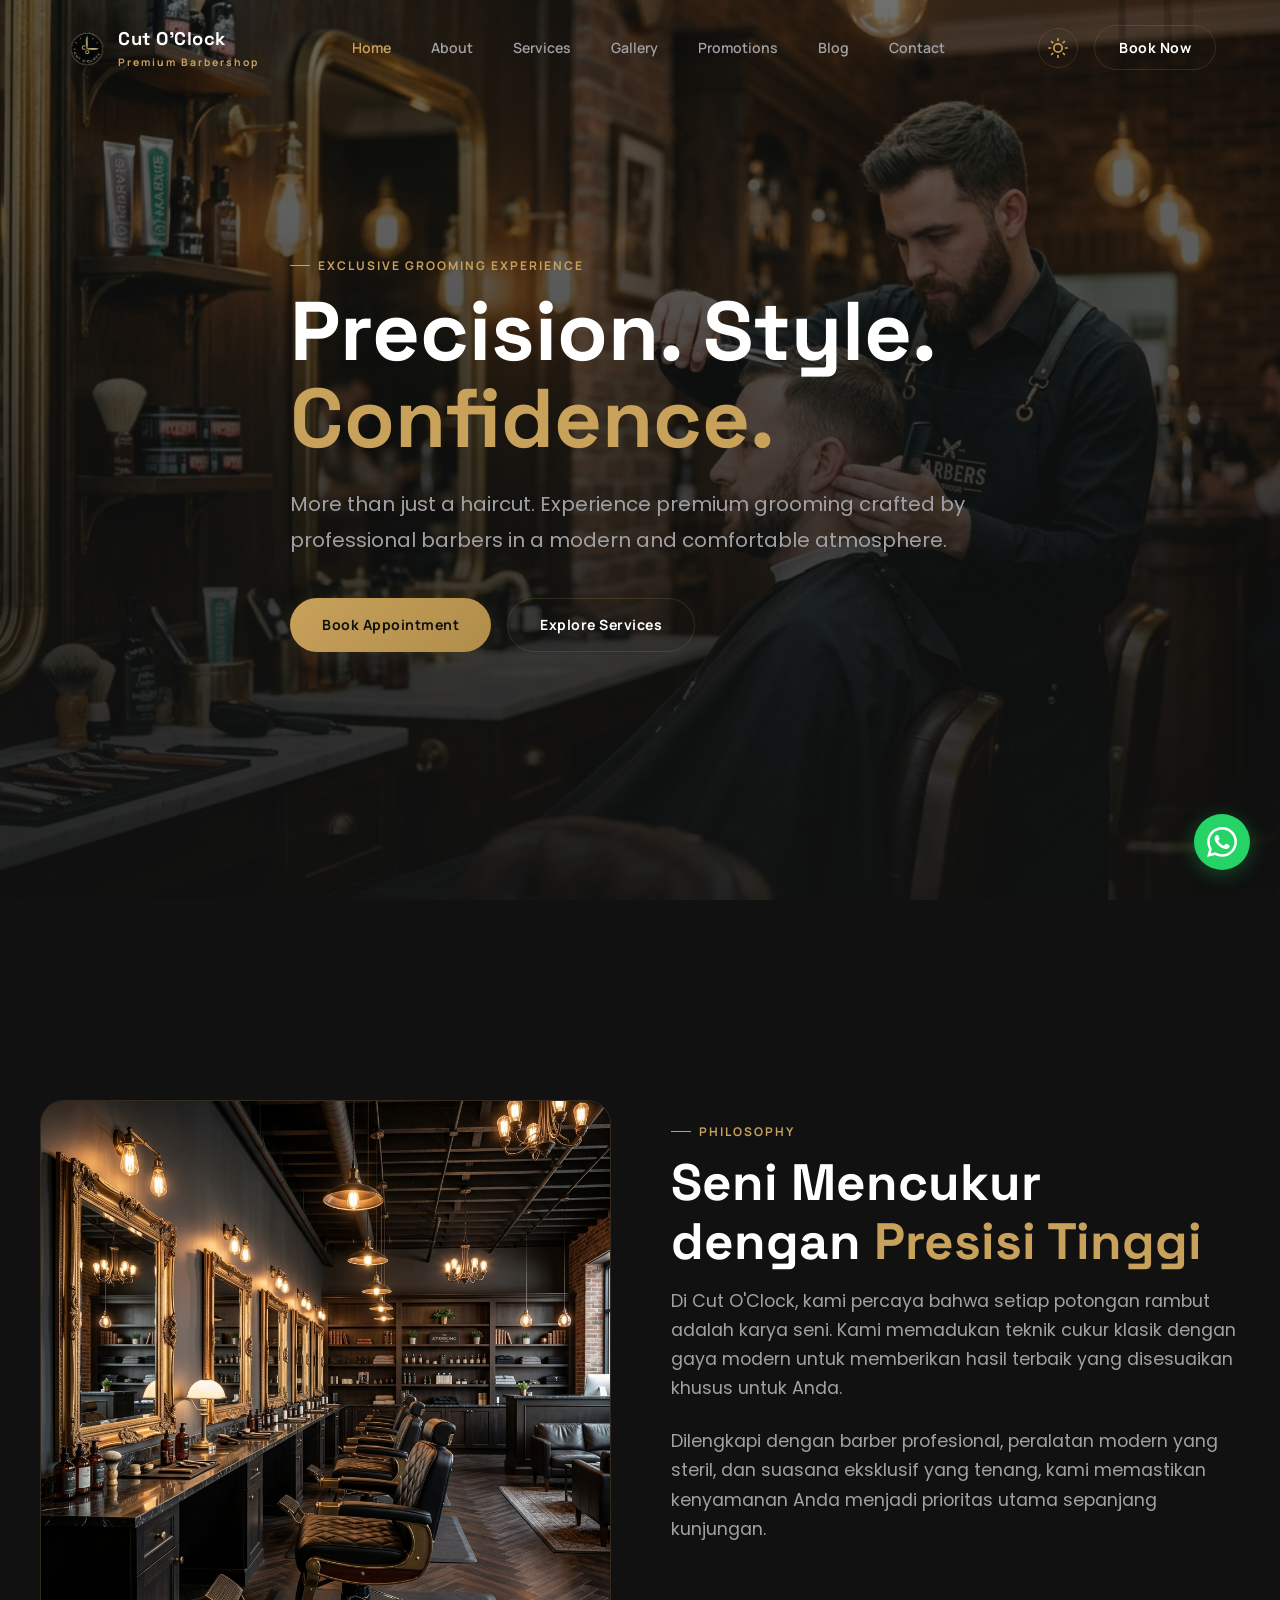
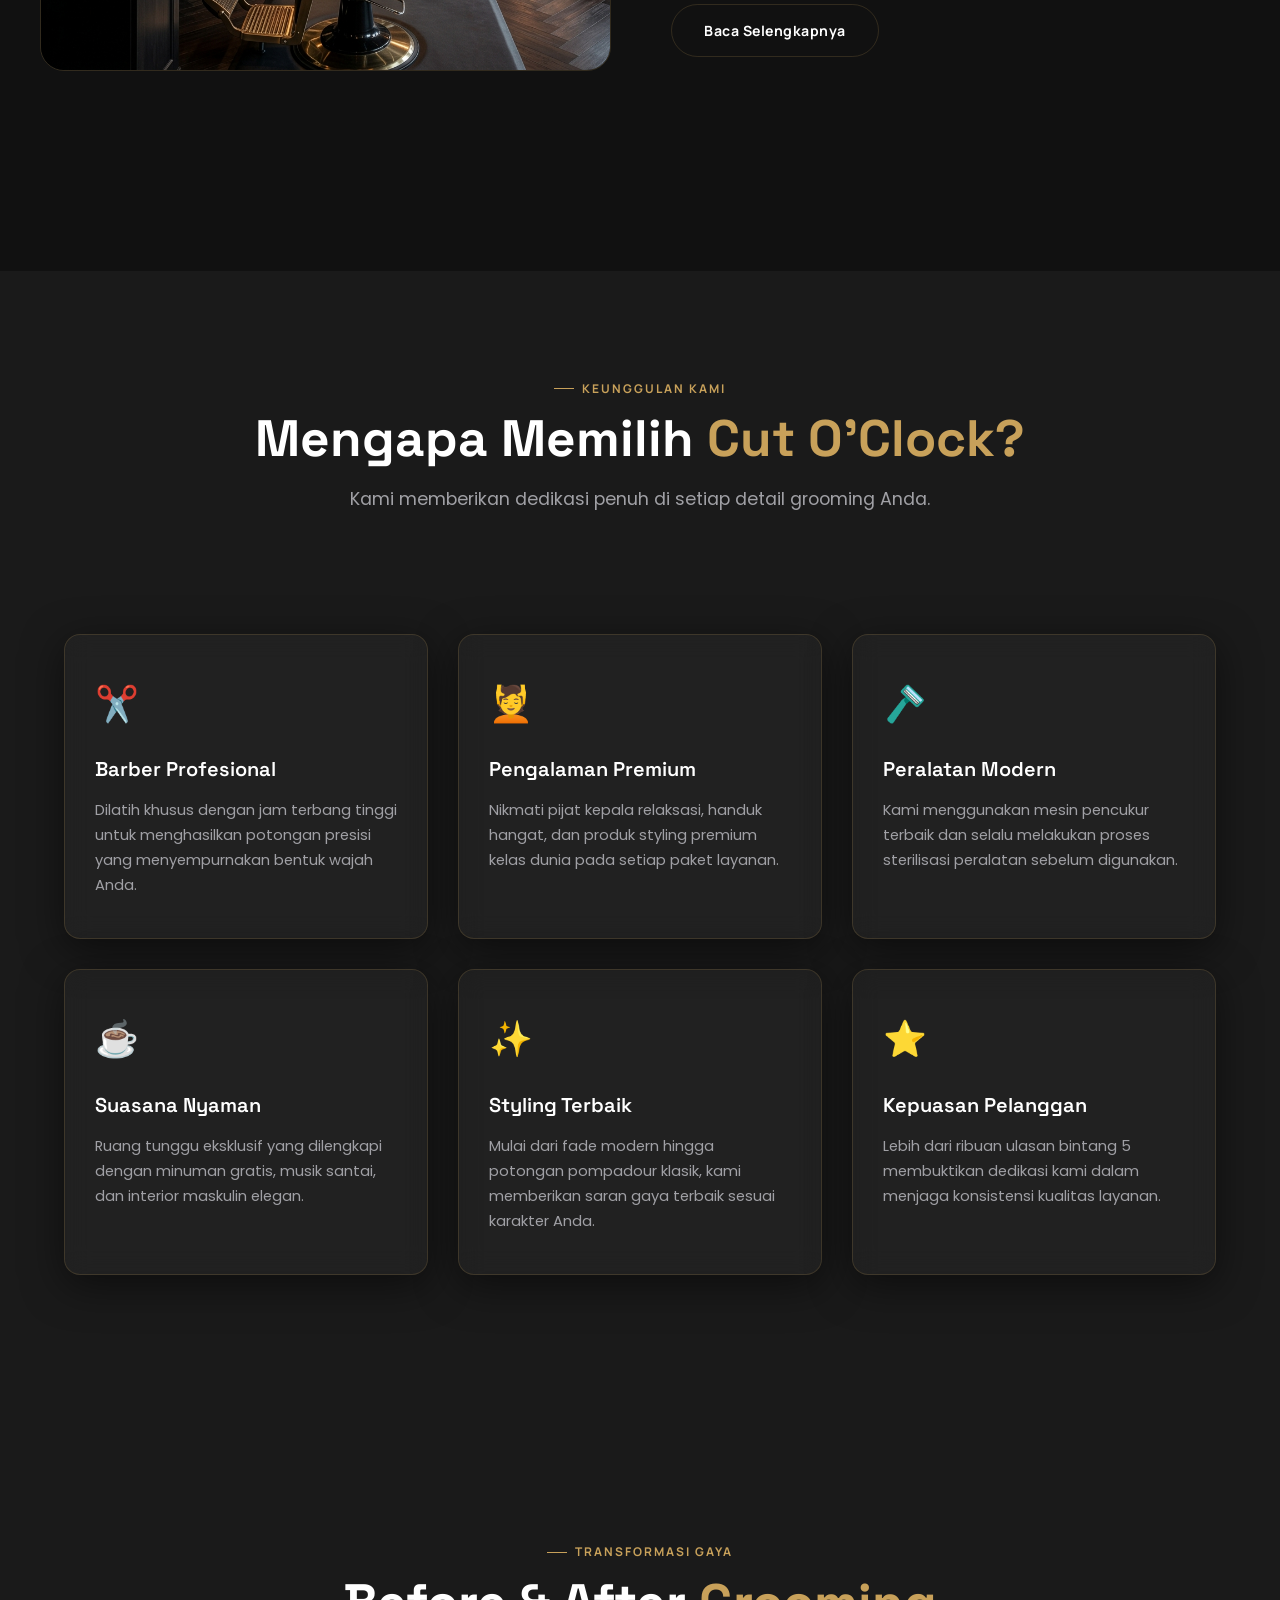
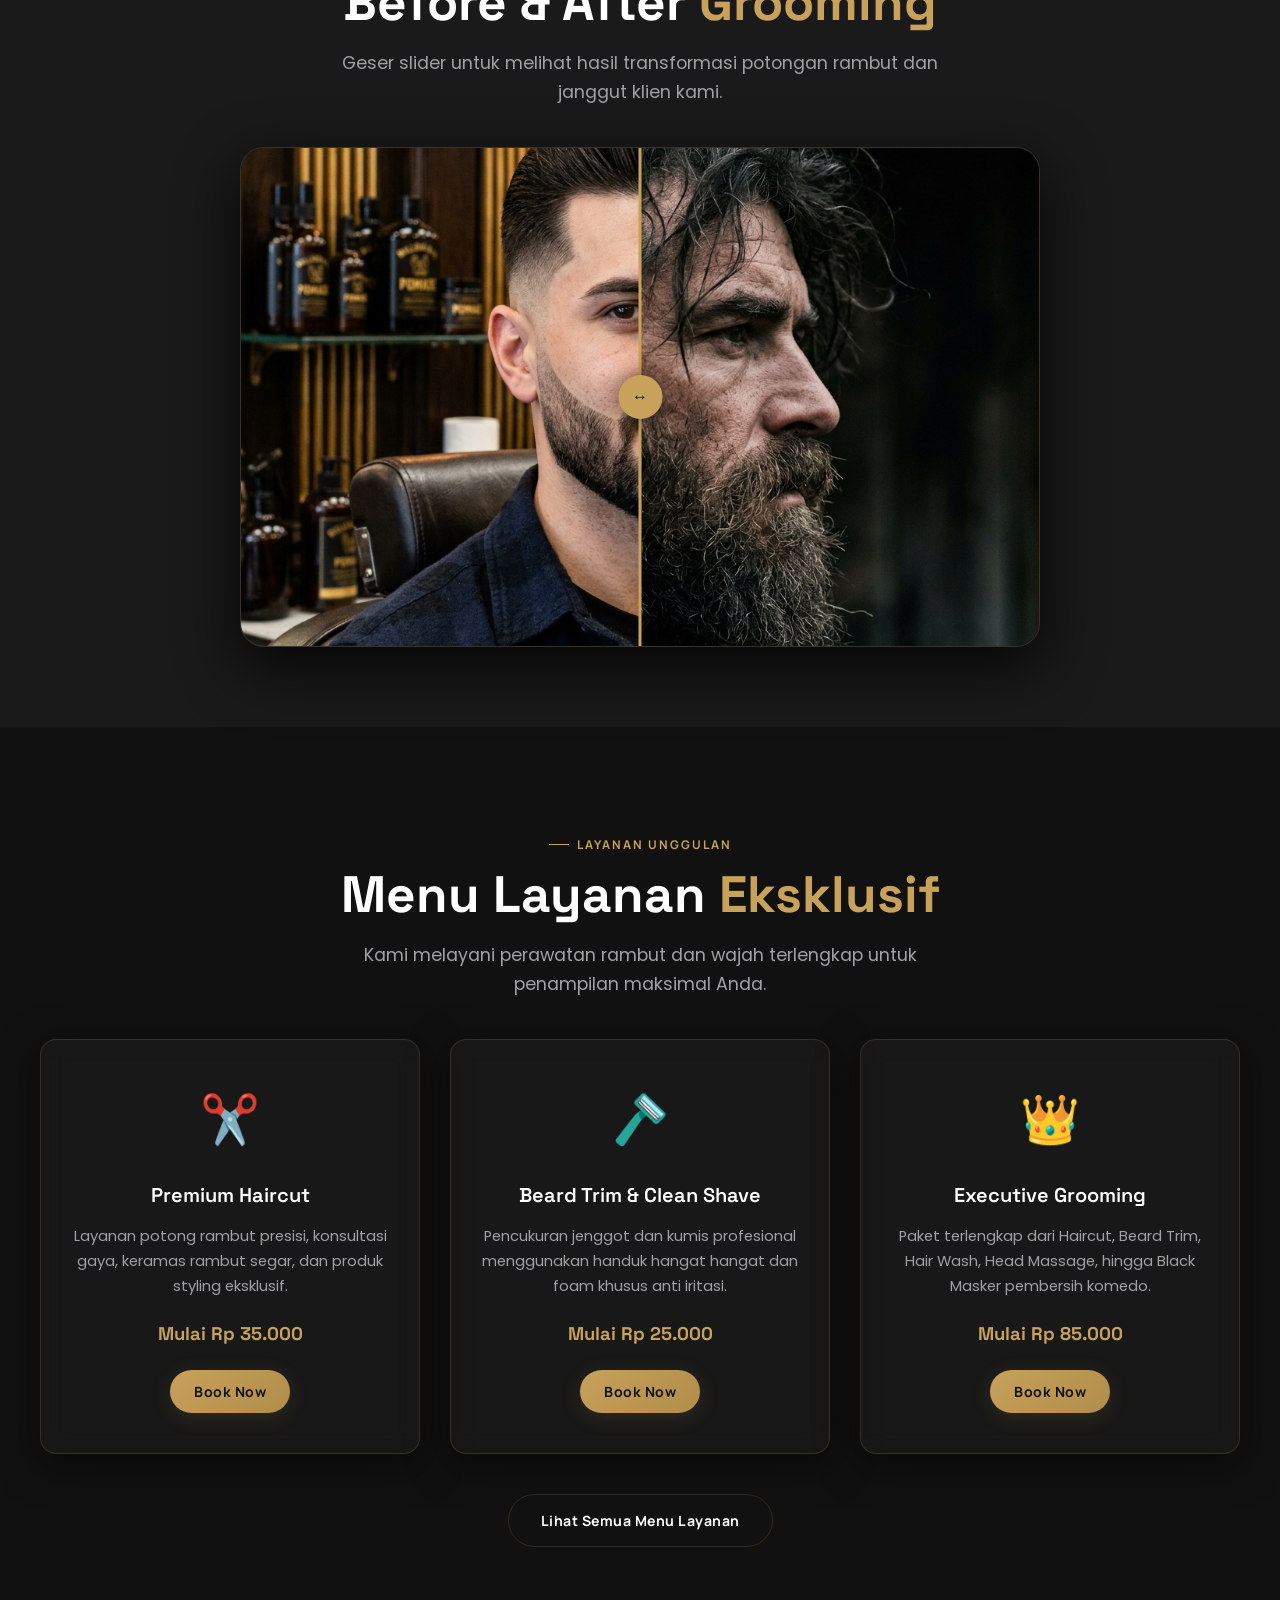
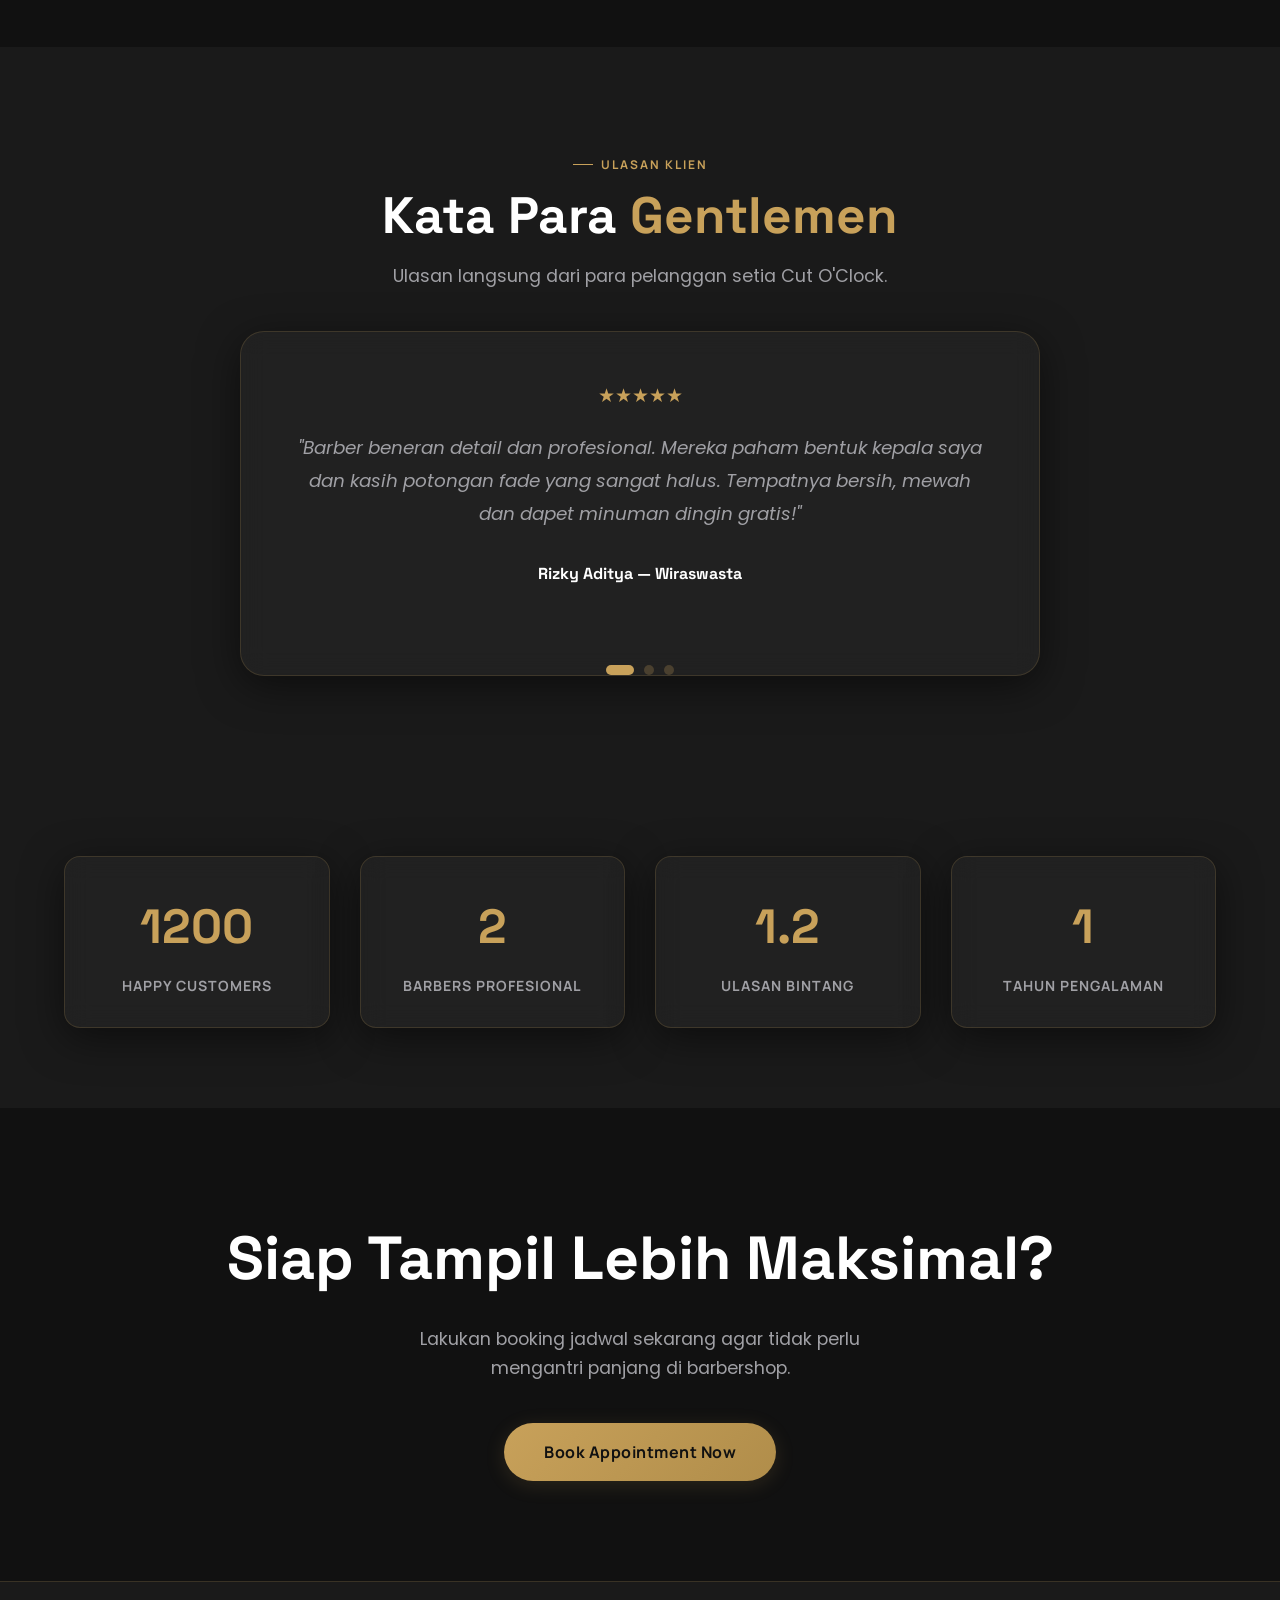
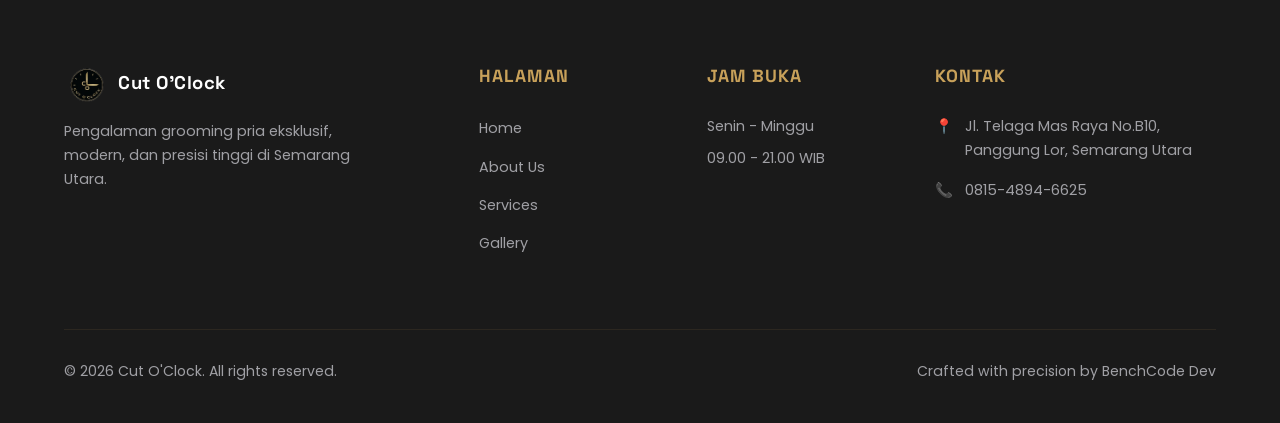
<file: index.html>
<!DOCTYPE html>
<html lang="id">
<head>
  <meta charset="UTF-8">
  <meta name="viewport" content="width=device-width, initial-scale=1.0">
  <meta http-equiv="X-UA-Compatible" content="IE=edge">
  
  <title>Cut O'Clock — Premium Barbershop Semarang</title>
  <meta name="description" content="Website profil resmi Cut O'Clock Barbershop Semarang. Nikmati pengalaman grooming pria premium, modern, dan eksklusif. Booking appointment sekarang.">
  <link rel="icon" type="image/png" href="images/logo.png">
  
  <link rel="stylesheet" href="css/style.css">
</head>
<body>

  <!-- ─── Scroll Progress Bar ─── -->
  <div id="scroll-progress" aria-hidden="true"></div>

  <!-- ─── Loading Screen ─── -->
  <div id="loader" role="status" aria-label="Loading">
    <img src="images/logo.png" alt="Cut O'Clock Logo" class="loader-logo">
    <div class="loader-text">Cut O'Clock</div>
    <div class="loader-bar-wrap">
      <div class="loader-bar"></div>
    </div>
  </div>

  <!-- ─── Navigation Header ─── -->
  <header id="navbar" role="banner">
    <div class="container nav-inner">
      <a href="index.html" class="logo-link" aria-label="Cut O'Clock Home">
        <img src="images/logo.png" alt="Logo Cut O'Clock" class="logo-img">
        <div class="logo-text">
          Cut O'Clock
          <span>Premium Barbershop</span>
        </div>
      </a>
      
      <nav class="nav-menu" aria-label="Main Navigation" role="navigation">
        <a href="index.html" class="active">Home</a>
        <a href="about.html">About</a>
        <a href="services.html">Services</a>
        <a href="gallery.html">Gallery</a>
        <a href="promotions.html">Promotions</a>
        <a href="blog.html">Blog</a>
        <a href="contact.html">Contact</a>
      </nav>
      
      <div class="nav-right">
        <button id="theme-toggle" class="theme-toggle" aria-label="Toggle light/dark theme"></button>
        <a href="book.html" class="btn btn-outline" style="padding: 10px 24px;">Book Now</a>
        <button id="hamburger" class="nav-hamburger" aria-label="Open mobile menu" aria-expanded="false" aria-controls="mobile-drawer">
          <span></span><span></span><span></span>
        </button>
      </div>
    </div>
  </header>

  <!-- Mobile Drawer -->
  <div id="mobile-drawer" class="mobile-nav" aria-label="Mobile Navigation">
    <a href="index.html" class="active">Home</a>
    <a href="about.html">About</a>
    <a href="services.html">Services</a>
    <a href="gallery.html">Gallery</a>
    <a href="promotions.html">Promotions</a>
    <a href="blog.html">Blog</a>
    <a href="contact.html">Contact</a>
    <a href="book.html" class="btn btn-primary" style="margin-top: 20px;">Book Now</a>
  </div>

  <main>
    <!-- ─── Hero Section ─── -->
    <section class="hero-home" aria-labelledby="hero-title">
      <div class="hero-overlay" aria-hidden="true"></div>
      <div class="container">
        <div class="hero-content-wrap reveal">
          <span class="section-tag">Exclusive Grooming Experience</span>
          <h1 id="hero-title" class="hero-title">
            Precision. Style.<span>Confidence.</span>
          </h1>
          <p class="hero-subtitle">
            More than just a haircut. Experience premium grooming crafted by professional barbers in a modern and comfortable atmosphere.
          </p>
          <div class="hero-btns">
            <a href="book.html" class="btn btn-primary">Book Appointment</a>
            <a href="services.html" class="btn btn-outline">Explore Services</a>
          </div>
        </div>
      </div>
    </section>

    <!-- ─── About Preview Section ─── -->
    <section class="about-preview container" style="padding: 100px 0;" aria-labelledby="about-preview-heading">
      <div class="about-split">
        <div class="about-split-img reveal reveal-left img-reveal">
          <img src="images/about-interior.jpg" alt="Interior Barbershop Cut O'Clock">
        </div>
        <div class="about-split-content reveal reveal-right">
          <span class="section-tag">Philosophy</span>
          <h2 id="about-preview-heading" class="section-heading">Seni Mencukur dengan <span>Presisi Tinggi</span></h2>
          <p class="section-desc" style="margin-bottom: 24px;">
            Di Cut O'Clock, kami percaya bahwa setiap potongan rambut adalah karya seni. Kami memadukan teknik cukur klasik dengan gaya modern untuk memberikan hasil terbaik yang disesuaikan khusus untuk Anda.
          </p>
          <p class="section-desc">
            Dilengkapi dengan barber profesional, peralatan modern yang steril, dan suasana eksklusif yang tenang, kami memastikan kenyamanan Anda menjadi prioritas utama sepanjang kunjungan.
          </p>
          <a href="about.html" class="btn btn-outline" style="margin-top: 20px;">Baca Selengkapnya</a>
        </div>
      </div>
    </section>

    <!-- ─── Why Choose Us Section ─── -->
    <section class="why-section" style="background: var(--bg-secondary); padding: 100px 0;" aria-labelledby="why-heading">
      <div class="container">
        <div class="reveal" style="text-align: center;">
          <span class="section-tag" style="justify-content: center;">Keunggulan Kami</span>
          <h2 id="why-heading" class="section-heading">Mengapa Memilih <span>Cut O'Clock?</span></h2>
          <p class="section-desc" style="margin: 0 auto 40px;">Kami memberikan dedikasi penuh di setiap detail grooming Anda.</p>
        </div>
        
        <div class="why-grid reveal-group">
          <div class="why-card glass-panel">
            <div class="why-icon">✂️</div>
            <h3 class="why-title">Barber Profesional</h3>
            <p class="why-desc">Dilatih khusus dengan jam terbang tinggi untuk menghasilkan potongan presisi yang menyempurnakan bentuk wajah Anda.</p>
          </div>
          <div class="why-card glass-panel">
            <div class="why-icon">💆</div>
            <h3 class="why-title">Pengalaman Premium</h3>
            <p class="why-desc">Nikmati pijat kepala relaksasi, handuk hangat, dan produk styling premium kelas dunia pada setiap paket layanan.</p>
          </div>
          <div class="why-card glass-panel">
            <div class="why-icon">🪒</div>
            <h3 class="why-title">Peralatan Modern</h3>
            <p class="why-desc">Kami menggunakan mesin pencukur terbaik dan selalu melakukan proses sterilisasi peralatan sebelum digunakan.</p>
          </div>
          <div class="why-card glass-panel">
            <div class="why-icon">☕</div>
            <h3 class="why-title">Suasana Nyaman</h3>
            <p class="why-desc">Ruang tunggu eksklusif yang dilengkapi dengan minuman gratis, musik santai, dan interior maskulin elegan.</p>
          </div>
          <div class="why-card glass-panel">
            <div class="why-icon">✨</div>
            <h3 class="why-title">Styling Terbaik</h3>
            <p class="why-desc">Mulai dari fade modern hingga potongan pompadour klasik, kami memberikan saran gaya terbaik sesuai karakter Anda.</p>
          </div>
          <div class="why-card glass-panel">
            <div class="why-icon">⭐</div>
            <h3 class="why-title">Kepuasan Pelanggan</h3>
            <p class="why-desc">Lebih dari ribuan ulasan bintang 5 membuktikan dedikasi kami dalam menjaga konsistensi kualitas layanan.</p>
          </div>
        </div>
      </div>
    </section>

    <!-- ─── Before & After Section ─── -->
    <section class="ba-section" aria-labelledby="ba-heading">
      <div class="container">
        <div class="reveal" style="text-align: center;">
          <span class="section-tag" style="justify-content: center;">Transformasi Gaya</span>
          <h2 id="ba-heading" class="section-heading">Before & After <span>Grooming</span></h2>
          <p class="section-desc" style="margin: 0 auto 40px;">Geser slider untuk melihat hasil transformasi potongan rambut dan janggut klien kami.</p>
        </div>
        
        <div class="ba-slider reveal reveal-scale">
          <div class="ba-image ba-before">
            <img src="images/before.jpg" alt="Sebelum potong rambut">
          </div>
          <div class="ba-image ba-after">
            <img src="images/after.jpg" alt="Setelah potong rambut premium">
          </div>
          <div class="ba-handle" aria-label="Geser untuk membandingkan foto">
            <div class="ba-handle-btn">↔</div>
          </div>
        </div>
      </div>
    </section>

    <!-- ─── Services Preview Section ─── -->
    <section class="services-preview container" style="padding: 100px 0;" aria-labelledby="services-preview-heading">
      <div class="reveal" style="text-align: center;">
        <span class="section-tag" style="justify-content: center;">Layanan Unggulan</span>
        <h2 id="services-preview-heading" class="section-heading">Menu Layanan <span>Eksklusif</span></h2>
        <p class="section-desc" style="margin: 0 auto 40px;">Kami melayani perawatan rambut dan wajah terlengkap untuk penampilan maksimal Anda.</p>
      </div>
      
      <div class="why-grid reveal-group" style="padding: 0 0 40px;">
        <div class="why-card glass-panel" style="text-align: center;">
          <div class="why-icon" style="font-size: 3rem;">✂️</div>
          <h3 class="why-title">Premium Haircut</h3>
          <p class="why-desc" style="margin-bottom: 20px;">Layanan potong rambut presisi, konsultasi gaya, keramas rambut segar, dan produk styling eksklusif.</p>
          <div style="font-family: var(--font-head); font-size: 1.15rem; color: var(--gold); font-weight: 700; margin-bottom: 20px;">Mulai Rp 35.000</div>
          <a href="book.html" class="btn btn-primary" style="padding: 10px 24px;">Book Now</a>
        </div>
        <div class="why-card glass-panel" style="text-align: center;">
          <div class="why-icon" style="font-size: 3rem;">🪒</div>
          <h3 class="why-title">Beard Trim & Clean Shave</h3>
          <p class="why-desc" style="margin-bottom: 20px;">Pencukuran jenggot dan kumis profesional menggunakan handuk hangat hangat dan foam khusus anti iritasi.</p>
          <div style="font-family: var(--font-head); font-size: 1.15rem; color: var(--gold); font-weight: 700; margin-bottom: 20px;">Mulai Rp 25.000</div>
          <a href="book.html" class="btn btn-primary" style="padding: 10px 24px;">Book Now</a>
        </div>
        <div class="why-card glass-panel" style="text-align: center;">
          <div class="why-icon" style="font-size: 3rem;">👑</div>
          <h3 class="why-title">Executive Grooming</h3>
          <p class="why-desc" style="margin-bottom: 20px;">Paket terlengkap dari Haircut, Beard Trim, Hair Wash, Head Massage, hingga Black Masker pembersih komedo.</p>
          <div style="font-family: var(--font-head); font-size: 1.15rem; color: var(--gold); font-weight: 700; margin-bottom: 20px;">Mulai Rp 85.000</div>
          <a href="book.html" class="btn btn-primary" style="padding: 10px 24px;">Book Now</a>
        </div>
      </div>
      
      <div style="text-align: center;">
        <a href="services.html" class="btn btn-outline">Lihat Semua Menu Layanan</a>
      </div>
    </section>

    <!-- ─── Testimonials Section ─── -->
    <section class="testimonials-section" style="background: var(--bg-secondary);" aria-labelledby="testimonials-heading">
      <div class="container">
        <div class="reveal" style="text-align: center;">
          <span class="section-tag" style="justify-content: center;">Ulasan Klien</span>
          <h2 id="testimonials-heading" class="section-heading">Kata Para <span>Gentlemen</span></h2>
          <p class="section-desc" style="margin: 0 auto 40px;">Ulasan langsung dari para pelanggan setia Cut O'Clock.</p>
        </div>
        
        <div class="testimonials-slider-wrap glass-panel reveal reveal-scale">
          <div class="testimonials-track">
            <div class="testimonial-slide">
              <div class="testimonial-stars">★★★★★</div>
              <p class="testimonial-quote">"Barber beneran detail dan profesional. Mereka paham bentuk kepala saya dan kasih potongan fade yang sangat halus. Tempatnya bersih, mewah dan dapet minuman dingin gratis!"</p>
              <div class="testimonial-author-name">Rizky Aditya — Wiraswasta</div>
            </div>
            <div class="testimonial-slide">
              <div class="testimonial-stars">★★★★★</div>
              <p class="testimonial-quote">"Paket Executive Grooming-nya juara! Kepala jadi enteng abis dapet head massage, jenggot dirapihin pake handuk anget berasa sultan. Recommended banget buat cowo-cowo di Semarang."</p>
              <div class="testimonial-author-name">Dimas Nugroho — Karyawan Swasta</div>
            </div>
            <div class="testimonial-slide">
              <div class="testimonial-stars">★★★★★</div>
              <p class="testimonial-quote">"Tempat cukur paling nyaman di Semarang Utara. Bersih, ber-AC dingin, wangi dan musiknya santai. Anak saya yang biasanya takut dicukur malah betah disini."</p>
              <div class="testimonial-author-name">Budi Pratama — Professional</div>
            </div>
          </div>
          
          <div class="testimonial-dots">
            <button class="testimonial-dot active" aria-label="Slide 1"></button>
            <button class="testimonial-dot" aria-label="Slide 2"></button>
            <button class="testimonial-dot" aria-label="Slide 3"></button>
          </div>
        </div>
      </div>
    </section>

    <!-- ─── Stats Section ─── -->
    <section class="stats-section" aria-label="Statistics">
      <div class="container stats-grid reveal-group">
        <div class="stat-card glass-panel">
          <div class="stat-num" data-target="5000">0</div>
          <div class="stat-label">Happy Customers</div>
        </div>
        <div class="stat-card glass-panel">
          <div class="stat-num" data-target="10">0</div>
          <div class="stat-label">Barbers Profesional</div>
        </div>
        <div class="stat-card glass-panel">
          <div class="stat-num" data-target="4.9">0</div>
          <div class="stat-label">Ulasan Bintang</div>
        </div>
        <div class="stat-card glass-panel">
          <div class="stat-num" data-target="5">0</div>
          <div class="stat-label">Tahun Pengalaman</div>
        </div>
      </div>
    </section>

    <!-- ─── CTA Section ─── -->
    <section class="cta-section container" aria-labelledby="cta-heading">
      <div class="reveal">
        <h2 id="cta-heading" class="cta-title">Siap Tampil Lebih <span>Maksimal?</span></h2>
        <p class="cta-desc">Lakukan booking jadwal sekarang agar tidak perlu mengantri panjang di barbershop.</p>
        <a href="book.html" class="btn btn-primary" style="padding: 16px 40px; font-size: 1rem;">Book Appointment Now</a>
      </div>
    </section>
  </main>

  <!-- ─── Floating WhatsApp Button ─── -->
  <a id="wa-float" href="https://wa.me/6281548946625?text=Halo%20Cut%20O'Clock,%20saya%20ingin%20booking%20jadwal" target="_blank" rel="noopener noreferrer" aria-label="Hubungi kami melalui WhatsApp">
    <svg width="30" height="30" viewBox="0 0 24 24" fill="currentColor" style="color: #ffffff;">
      <path d="M17.472 14.382c-.297-.149-1.758-.867-2.03-.967-.273-.099-.471-.148-.67.15-.197.297-.767.966-.94 1.164-.173.199-.347.223-.644.075-.297-.15-1.255-.463-2.39-1.475-.883-.788-1.48-1.761-1.653-2.059-.173-.297-.018-.458.13-.606.134-.133.298-.347.446-.52.149-.174.198-.298.298-.497.099-.198.05-.371-.025-.52-.075-.149-.669-1.612-.916-2.207-.242-.579-.487-.5-.669-.51-.173-.008-.371-.01-.57-.01-.198 0-.52.074-.792.372-.272.297-1.04 1.016-1.04 2.479 0 1.462 1.065 2.875 1.213 3.074.149.198 2.096 3.2 5.077 4.487.709.306 1.262.489 1.694.625.712.227 1.36.195 1.871.118.571-.085 1.758-.719 2.006-1.413.248-.694.248-1.289.173-1.413-.074-.124-.272-.198-.57-.347m-5.421 7.403h-.004a9.87 9.87 0 01-5.031-1.378l-.361-.214-3.741.982.998-3.648-.235-.374a9.86 9.86 0 01-1.51-5.26c.001-5.45 4.436-9.884 9.888-9.884 2.64 0 5.122 1.03 6.988 2.898a9.825 9.825 0 012.893 6.994c-.003 5.45-4.437 9.884-9.885 9.884m8.413-18.297A11.815 11.815 0 0012.05 0C5.495 0 .16 5.335.157 11.892c0 2.096.547 4.142 1.588 5.945L.057 24l6.305-1.654a11.882 11.882 0 005.683 1.448h.005c6.554 0 11.89-5.335 11.893-11.893a11.821 11.821 0 00-3.48-8.413z"/>
    </svg>
  </a>

  <!-- ─── Back to Top ─── -->
  <button id="back-to-top" aria-label="Kembali ke atas">
    <svg width="20" height="20" viewBox="0 0 24 24" fill="none" stroke="currentColor" stroke-width="2.5" stroke-linecap="round" stroke-linejoin="round">
      <polyline points="18 15 12 9 6 15"></polyline>
    </svg>
  </button>

  <!-- ─── Footer ─── -->
  <footer id="footer" role="contentinfo">
    <div class="container">
      <div class="footer-grid">
        <div class="footer-brand">
          <a href="index.html" class="logo-link">
            <img src="images/logo.png" alt="Cut O'Clock Logo" class="logo-img">
            <span class="logo-text">Cut O'Clock</span>
          </a>
          <p>Pengalaman grooming pria eksklusif, modern, dan presisi tinggi di Semarang Utara.</p>
        </div>
        <div>
          <h4 class="footer-title">Halaman</h4>
          <ul class="footer-links">
            <li><a href="index.html">Home</a></li>
            <li><a href="about.html">About Us</a></li>
            <li><a href="services.html">Services</a></li>
            <li><a href="gallery.html">Gallery</a></li>
          </ul>
        </div>
        <div>
          <h4 class="footer-title">Jam Buka</h4>
          <ul class="footer-links" style="color: var(--text-muted); font-size: 0.9rem;">
            <li style="margin-bottom: 8px;">Senin - Minggu</li>
            <li>09.00 - 21.00 WIB</li>
          </ul>
        </div>
        <div>
          <h4 class="footer-title">Kontak</h4>
          <ul class="footer-contact">
            <li>
              <span>📍</span>
              Jl. Telaga Mas Raya No.B10, Panggung Lor, Semarang Utara
            </li>
            <li>
              <span>📞</span>
              0815-4894-6625
            </li>
          </ul>
        </div>
      </div>
      
      <div class="footer-bottom">
        <p>&copy; 2026 Cut O'Clock. All rights reserved.</p>
        <p>Crafted with precision by BenchCode Dev</p>
      </div>
    </div>
  </footer>

  <!-- Scripts -->
  <script src="js/main.js"></script>
  <script src="js/pages/home.js"></script>
</body>
</html>
</file>
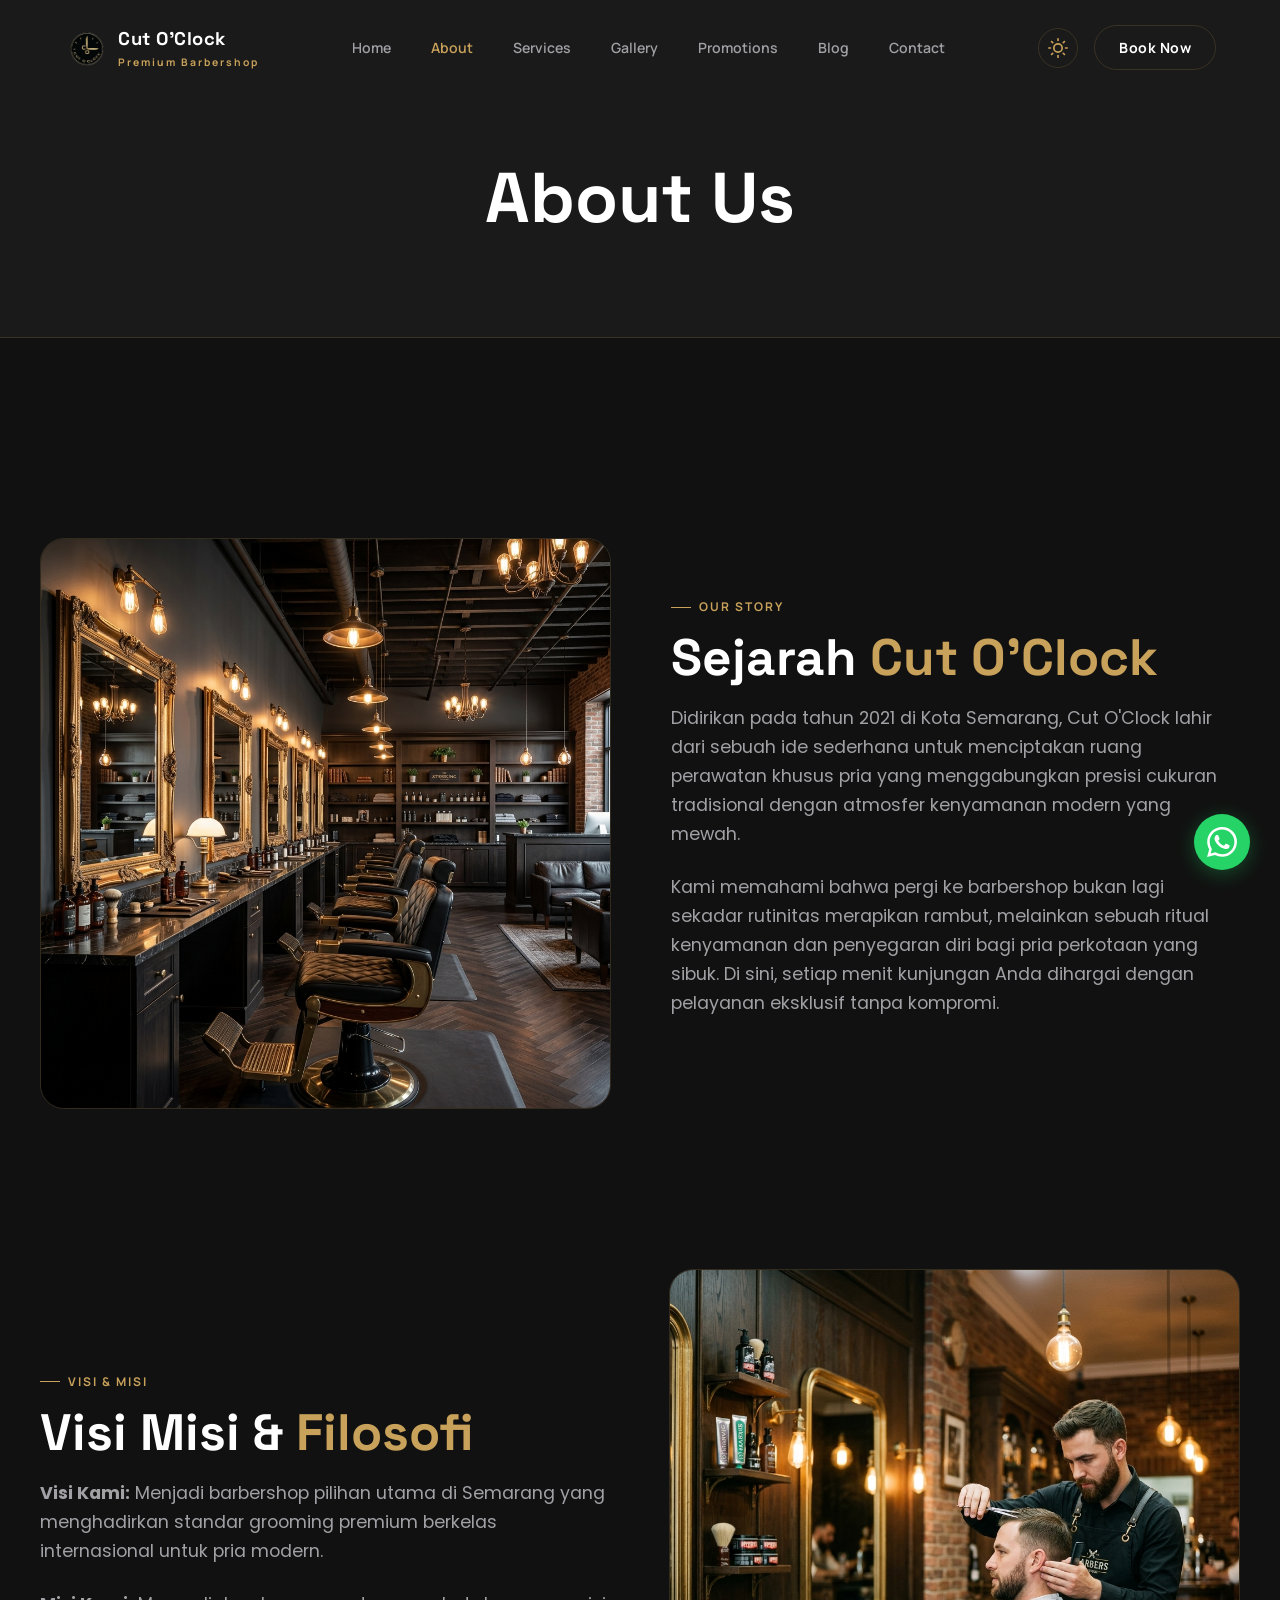
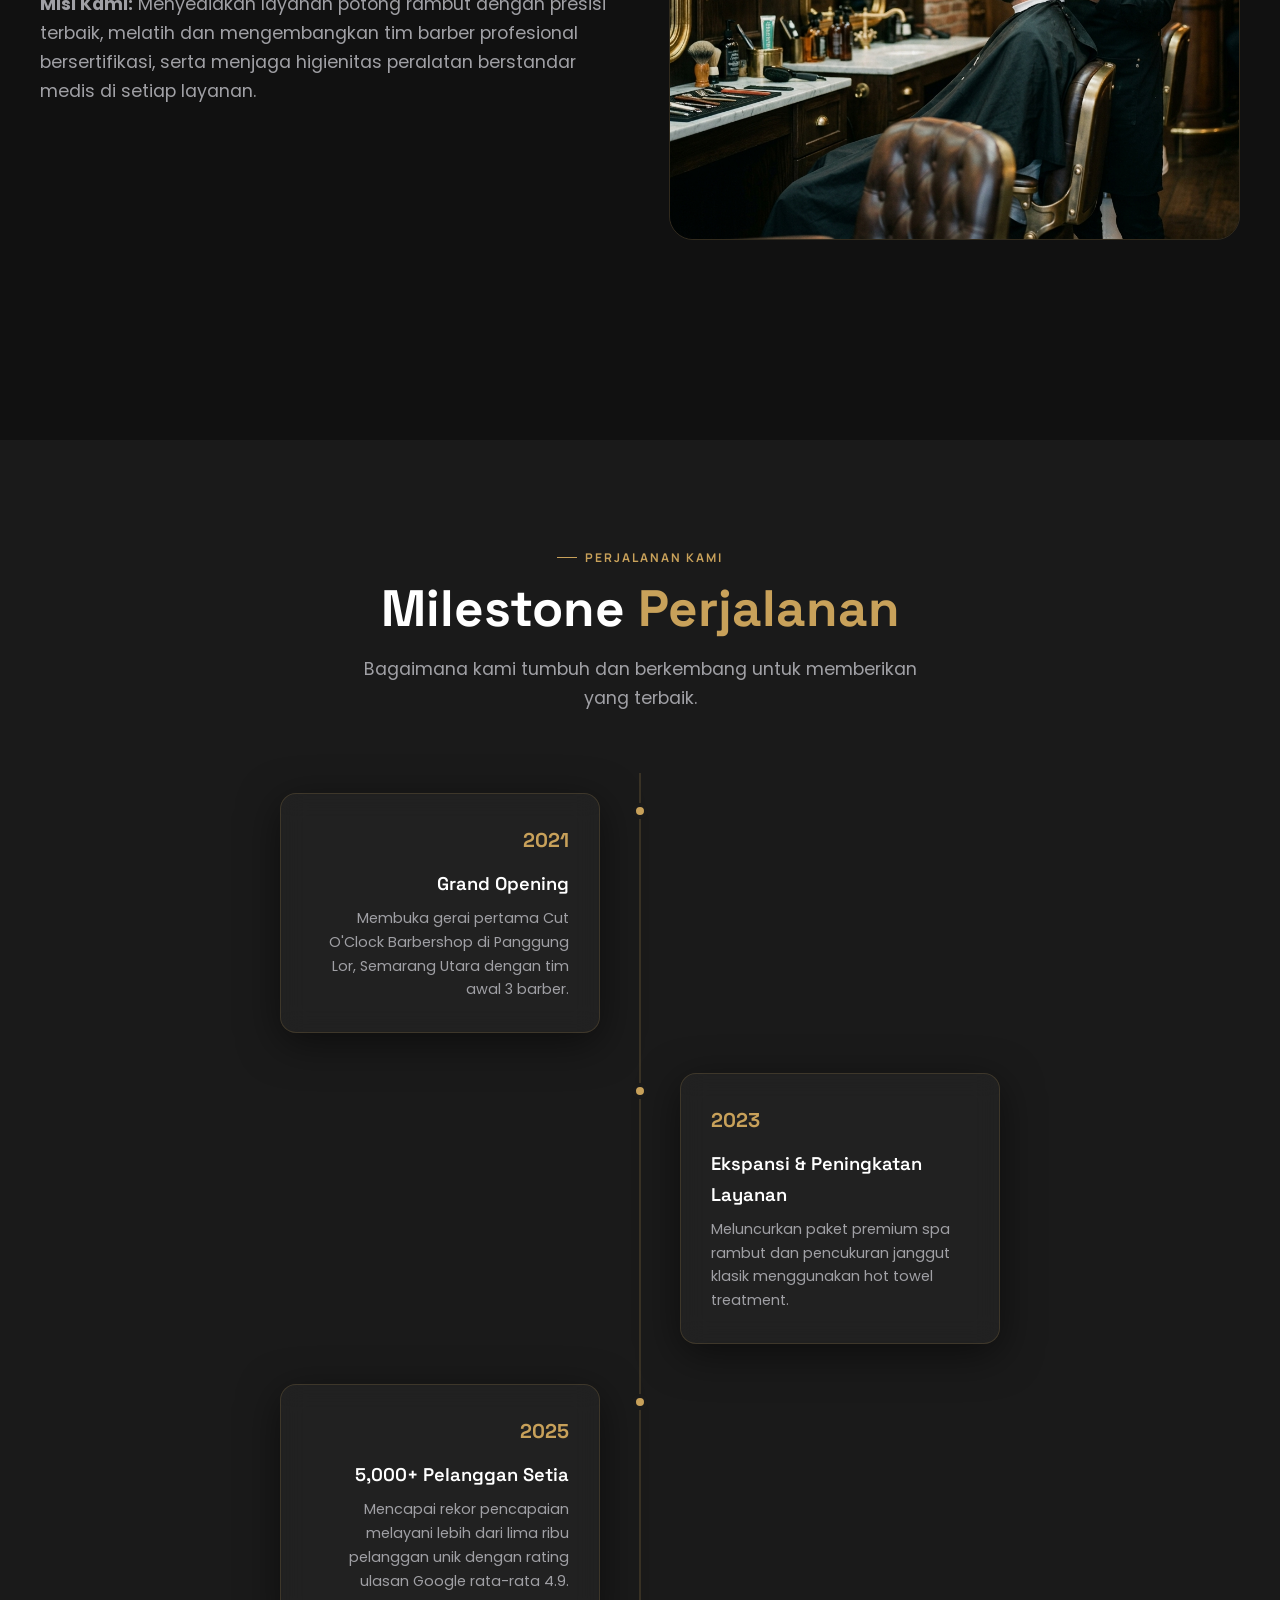
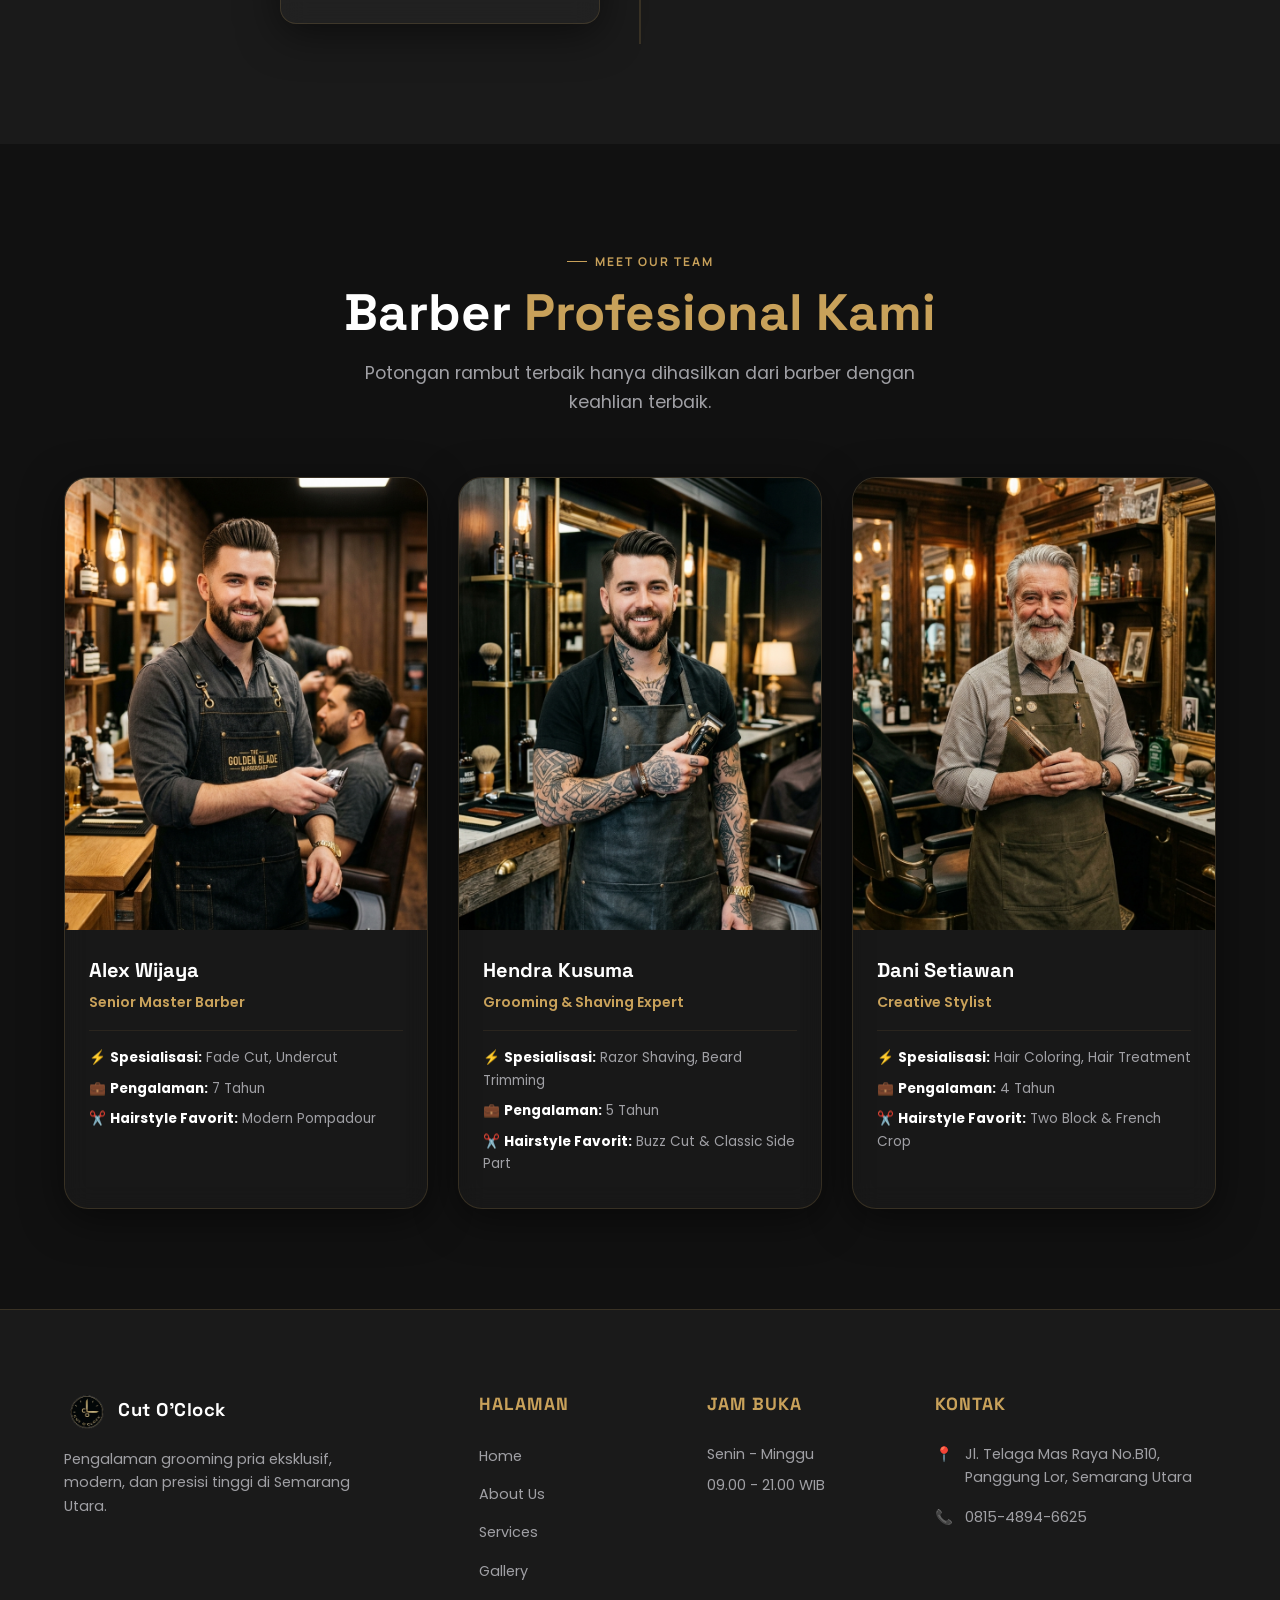
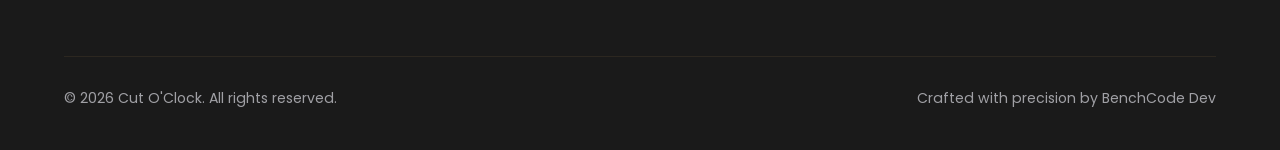
<file: about.html>
<!DOCTYPE html>
<html lang="id">
<head>
  <meta charset="UTF-8">
  <meta name="viewport" content="width=device-width, initial-scale=1.0">
  <meta http-equiv="X-UA-Compatible" content="IE=edge">
  
  <title>About Us — Cut O'Clock Barbershop</title>
  <meta name="description" content="Ketahui visi, misi, filosofi, dan profil barber profesional kami di Cut O'Clock Barbershop Semarang.">
  <link rel="icon" type="image/png" href="images/logo.png">
  
  <link rel="stylesheet" href="css/style.css">
</head>
<body>

  <!-- ─── Scroll Progress Bar ─── -->
  <div id="scroll-progress" aria-hidden="true"></div>

  <!-- ─── Loading Screen ─── -->
  <div id="loader" role="status" aria-label="Loading">
    <img src="images/logo.png" alt="Cut O'Clock Logo" class="loader-logo">
    <div class="loader-text">Cut O'Clock</div>
    <div class="loader-bar-wrap">
      <div class="loader-bar"></div>
    </div>
  </div>

  <!-- ─── Navigation Header ─── -->
  <header id="navbar" role="banner">
    <div class="container nav-inner">
      <a href="index.html" class="logo-link" aria-label="Cut O'Clock Home">
        <img src="images/logo.png" alt="Logo Cut O'Clock" class="logo-img">
        <div class="logo-text">
          Cut O'Clock
          <span>Premium Barbershop</span>
        </div>
      </a>
      
      <nav class="nav-menu" aria-label="Main Navigation" role="navigation">
        <a href="index.html">Home</a>
        <a href="about.html" class="active">About</a>
        <a href="services.html">Services</a>
        <a href="gallery.html">Gallery</a>
        <a href="promotions.html">Promotions</a>
        <a href="blog.html">Blog</a>
        <a href="contact.html">Contact</a>
      </nav>
      
      <div class="nav-right">
        <button id="theme-toggle" class="theme-toggle" aria-label="Toggle light/dark theme"></button>
        <a href="book.html" class="btn btn-outline" style="padding: 10px 24px;">Book Now</a>
        <button id="hamburger" class="nav-hamburger" aria-label="Open mobile menu" aria-expanded="false" aria-controls="mobile-drawer">
          <span></span><span></span><span></span>
        </button>
      </div>
    </div>
  </header>

  <!-- Mobile Drawer -->
  <div id="mobile-drawer" class="mobile-nav" aria-label="Mobile Navigation">
    <a href="index.html">Home</a>
    <a href="about.html" class="active">About</a>
    <a href="services.html">Services</a>
    <a href="gallery.html">Gallery</a>
    <a href="promotions.html">Promotions</a>
    <a href="blog.html">Blog</a>
    <a href="contact.html">Contact</a>
    <a href="book.html" class="btn btn-primary" style="margin-top: 20px;">Book Now</a>
  </div>

  <main>
    <!-- ─── Subpage Hero ─── -->
    <section class="subpage-hero" aria-labelledby="about-hero-title">
      <div class="container">
        <h1 id="about-hero-title" class="subpage-hero-title">About <span>Us</span></h1>
      </div>
    </section>

    <!-- ─── Story Section ─── -->
    <section class="container" style="padding: 100px 0;" aria-labelledby="story-heading">
      <div class="about-split">
        <div class="about-split-img reveal reveal-left img-reveal">
          <img src="images/about-interior.jpg" alt="Sejarah Cut O'Clock Barbershop">
        </div>
        <div class="about-split-content reveal reveal-right">
          <span class="section-tag">Our Story</span>
          <h2 id="story-heading" class="section-heading">Sejarah <span>Cut O'Clock</span></h2>
          <p class="section-desc" style="margin-bottom: 24px;">
            Didirikan pada tahun 2021 di Kota Semarang, Cut O'Clock lahir dari sebuah ide sederhana untuk menciptakan ruang perawatan khusus pria yang menggabungkan presisi cukuran tradisional dengan atmosfer kenyamanan modern yang mewah.
          </p>
          <p class="section-desc">
            Kami memahami bahwa pergi ke barbershop bukan lagi sekadar rutinitas merapikan rambut, melainkan sebuah ritual kenyamanan dan penyegaran diri bagi pria perkotaan yang sibuk. Di sini, setiap menit kunjungan Anda dihargai dengan pelayanan eksklusif tanpa kompromi.
          </p>
        </div>
      </div>
      
      <div class="about-split reverse" style="padding-top: 60px;">
        <div class="about-split-img reveal reveal-right img-reveal">
          <img src="images/hero-cut.jpg" alt="Filosofi Cut O'Clock">
        </div>
        <div class="about-split-content reveal reveal-left">
          <span class="section-tag">Visi & Misi</span>
          <h2 class="section-heading">Visi Misi & <span>Filosofi</span></h2>
          <p class="section-desc" style="margin-bottom: 24px;">
            <strong>Visi Kami:</strong> Menjadi barbershop pilihan utama di Semarang yang menghadirkan standar grooming premium berkelas internasional untuk pria modern.
          </p>
          <p class="section-desc">
            <strong>Misi Kami:</strong> Menyediakan layanan potong rambut dengan presisi terbaik, melatih dan mengembangkan tim barber profesional bersertifikasi, serta menjaga higienitas peralatan berstandar medis di setiap layanan.
          </p>
        </div>
      </div>
    </section>

    <!-- ─── Timeline Section ─── -->
    <section class="about-timeline-section" aria-labelledby="timeline-heading">
      <div class="container">
        <div class="reveal" style="text-align: center;">
          <span class="section-tag" style="justify-content: center;">Perjalanan Kami</span>
          <h2 id="timeline-heading" class="section-heading">Milestone <span>Perjalanan</span></h2>
          <p class="section-desc" style="margin: 0 auto 60px;">Bagaimana kami tumbuh dan berkembang untuk memberikan yang terbaik.</p>
        </div>
        
        <div class="timeline-wrap">
          <div class="timeline-item left reveal reveal-left">
            <div class="timeline-card glass-panel">
              <div class="timeline-date">2021</div>
              <h3 class="timeline-title">Grand Opening</h3>
              <p class="timeline-desc">Membuka gerai pertama Cut O'Clock Barbershop di Panggung Lor, Semarang Utara dengan tim awal 3 barber.</p>
            </div>
          </div>
          
          <div class="timeline-item right reveal reveal-right">
            <div class="timeline-card glass-panel">
              <div class="timeline-date">2023</div>
              <h3 class="timeline-title">Ekspansi & Peningkatan Layanan</h3>
              <p class="timeline-desc">Meluncurkan paket premium spa rambut dan pencukuran janggut klasik menggunakan hot towel treatment.</p>
            </div>
          </div>
          
          <div class="timeline-item left reveal reveal-left">
            <div class="timeline-card glass-panel">
              <div class="timeline-date">2025</div>
              <h3 class="timeline-title">5,000+ Pelanggan Setia</h3>
              <p class="timeline-desc">Mencapai rekor pencapaian melayani lebih dari lima ribu pelanggan unik dengan rating ulasan Google rata-rata 4.9.</p>
            </div>
          </div>
        </div>
      </div>
    </section>

    <!-- ─── Barbers Team Section ─── -->
    <section class="barber-section" aria-labelledby="barber-heading">
      <div class="container">
        <div class="reveal" style="text-align: center;">
          <span class="section-tag" style="justify-content: center;">Meet Our Team</span>
          <h2 id="barber-heading" class="section-heading">Barber <span>Profesional Kami</span></h2>
          <p class="section-desc" style="margin: 0 auto 60px;">Potongan rambut terbaik hanya dihasilkan dari barber dengan keahlian terbaik.</p>
        </div>
        
        <div class="barber-grid reveal-group">
          <!-- Barber 1 -->
          <div class="barber-card glass-panel">
            <div class="barber-img-wrap">
              <img src="images/barber-1.jpg" alt="Barber Alex">
            </div>
            <div class="barber-info">
              <h3 class="barber-name">Alex Wijaya</h3>
              <p class="barber-title">Senior Master Barber</p>
              <div class="barber-meta">
                <p>⚡ <strong>Spesialisasi:</strong> Fade Cut, Undercut</p>
                <p>💼 <strong>Pengalaman:</strong> 7 Tahun</p>
                <p>✂️ <strong>Hairstyle Favorit:</strong> Modern Pompadour</p>
              </div>
            </div>
          </div>
          
          <!-- Barber 2 -->
          <div class="barber-card glass-panel">
            <div class="barber-img-wrap">
              <img src="images/barber-2.jpg" alt="Barber Hendra">
            </div>
            <div class="barber-info">
              <h3 class="barber-name">Hendra Kusuma</h3>
              <p class="barber-title">Grooming & Shaving Expert</p>
              <div class="barber-meta">
                <p>⚡ <strong>Spesialisasi:</strong> Razor Shaving, Beard Trimming</p>
                <p>💼 <strong>Pengalaman:</strong> 5 Tahun</p>
                <p>✂️ <strong>Hairstyle Favorit:</strong> Buzz Cut & Classic Side Part</p>
              </div>
            </div>
          </div>
          
          <!-- Barber 3 -->
          <div class="barber-card glass-panel">
            <div class="barber-img-wrap">
              <img src="images/barber-3.jpg" alt="Barber Dani">
            </div>
            <div class="barber-info">
              <h3 class="barber-name">Dani Setiawan</h3>
              <p class="barber-title">Creative Stylist</p>
              <div class="barber-meta">
                <p>⚡ <strong>Spesialisasi:</strong> Hair Coloring, Hair Treatment</p>
                <p>💼 <strong>Pengalaman:</strong> 4 Tahun</p>
                <p>✂️ <strong>Hairstyle Favorit:</strong> Two Block & French Crop</p>
              </div>
            </div>
          </div>
        </div>
      </div>
    </section>
  </main>

  <!-- ─── Floating WhatsApp Button ─── -->
  <a id="wa-float" href="https://wa.me/6281548946625?text=Halo%20Cut%20O'Clock,%20saya%20ingin%20booking%20jadwal" target="_blank" rel="noopener noreferrer" aria-label="Hubungi kami melalui WhatsApp">
    <svg width="30" height="30" viewBox="0 0 24 24" fill="currentColor" style="color: #ffffff;">
      <path d="M17.472 14.382c-.297-.149-1.758-.867-2.03-.967-.273-.099-.471-.148-.67.15-.197.297-.767.966-.94 1.164-.173.199-.347.223-.644.075-.297-.15-1.255-.463-2.39-1.475-.883-.788-1.48-1.761-1.653-2.059-.173-.297-.018-.458.13-.606.134-.133.298-.347.446-.52.149-.174.198-.298.298-.497.099-.198.05-.371-.025-.52-.075-.149-.669-1.612-.916-2.207-.242-.579-.487-.5-.669-.51-.173-.008-.371-.01-.57-.01-.198 0-.52.074-.792.372-.272.297-1.04 1.016-1.04 2.479 0 1.462 1.065 2.875 1.213 3.074.149.198 2.096 3.2 5.077 4.487.709.306 1.262.489 1.694.625.712.227 1.36.195 1.871.118.571-.085 1.758-.719 2.006-1.413.248-.694.248-1.289.173-1.413-.074-.124-.272-.198-.57-.347m-5.421 7.403h-.004a9.87 9.87 0 01-5.031-1.378l-.361-.214-3.741.982.998-3.648-.235-.374a9.86 9.86 0 01-1.51-5.26c.001-5.45 4.436-9.884 9.888-9.884 2.64 0 5.122 1.03 6.988 2.898a9.825 9.825 0 012.893 6.994c-.003 5.45-4.437 9.884-9.885 9.884m8.413-18.297A11.815 11.815 0 0012.05 0C5.495 0 .16 5.335.157 11.892c0 2.096.547 4.142 1.588 5.945L.057 24l6.305-1.654a11.882 11.882 0 005.683 1.448h.005c6.554 0 11.89-5.335 11.893-11.893a11.821 11.821 0 00-3.48-8.413z"/>
    </svg>
  </a>

  <!-- ─── Back to Top ─── -->
  <button id="back-to-top" aria-label="Kembali ke atas">
    <svg width="20" height="20" viewBox="0 0 24 24" fill="none" stroke="currentColor" stroke-width="2.5" stroke-linecap="round" stroke-linejoin="round">
      <polyline points="18 15 12 9 6 15"></polyline>
    </svg>
  </button>

  <!-- ─── Footer ─── -->
  <footer id="footer" role="contentinfo">
    <div class="container">
      <div class="footer-grid">
        <div class="footer-brand">
          <a href="index.html" class="logo-link">
            <img src="images/logo.png" alt="Cut O'Clock Logo" class="logo-img">
            <span class="logo-text">Cut O'Clock</span>
          </a>
          <p>Pengalaman grooming pria eksklusif, modern, dan presisi tinggi di Semarang Utara.</p>
        </div>
        <div>
          <h4 class="footer-title">Halaman</h4>
          <ul class="footer-links">
            <li><a href="index.html">Home</a></li>
            <li><a href="about.html">About Us</a></li>
            <li><a href="services.html">Services</a></li>
            <li><a href="gallery.html">Gallery</a></li>
          </ul>
        </div>
        <div>
          <h4 class="footer-title">Jam Buka</h4>
          <ul class="footer-links" style="color: var(--text-muted); font-size: 0.9rem;">
            <li style="margin-bottom: 8px;">Senin - Minggu</li>
            <li>09.00 - 21.00 WIB</li>
          </ul>
        </div>
        <div>
          <h4 class="footer-title">Kontak</h4>
          <ul class="footer-contact">
            <li>
              <span>📍</span>
              Jl. Telaga Mas Raya No.B10, Panggung Lor, Semarang Utara
            </li>
            <li>
              <span>📞</span>
              0815-4894-6625
            </li>
          </ul>
        </div>
      </div>
      
      <div class="footer-bottom">
        <p>&copy; 2026 Cut O'Clock. All rights reserved.</p>
        <p>Crafted with precision by BenchCode Dev</p>
      </div>
    </div>
  </footer>

  <!-- Scripts -->
  <script src="js/main.js"></script>
  <script src="js/pages/about.js"></script>
</body>
</html>
</file>
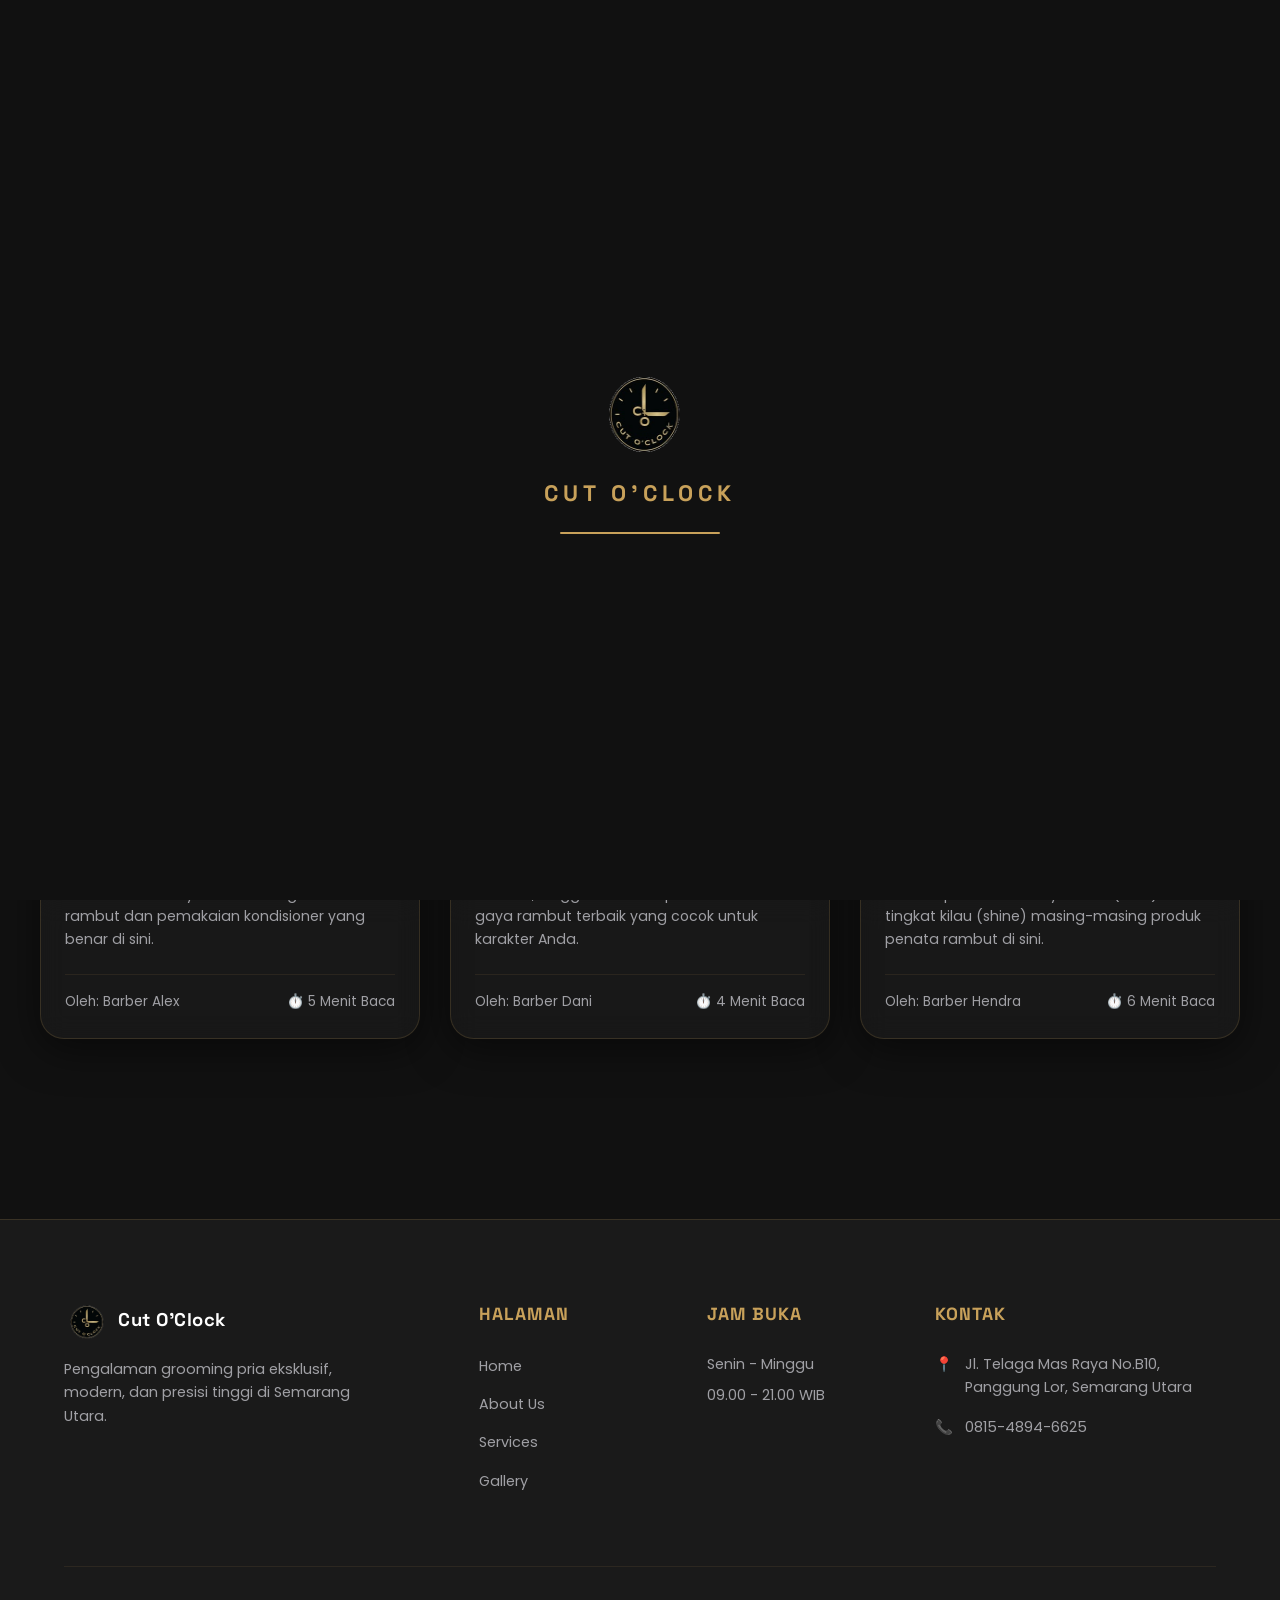
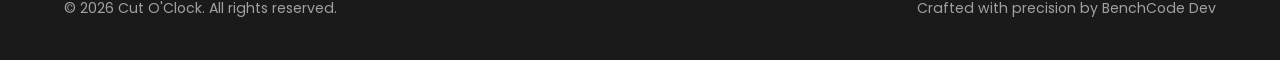
<file: blog.html>
<!DOCTYPE html>
<html lang="id">
<head>
  <meta charset="UTF-8">
  <meta name="viewport" content="width=device-width, initial-scale=1.0">
  <meta http-equiv="X-UA-Compatible" content="IE=edge">
  
  <title>Blog Magazine — Cut O'Clock Barbershop</title>
  <meta name="description" content="Kumpulan tips perawatan rambut pria, tren gaya rambut terbaru, dan rekomendasi produk pomade terbaik di Cut O'Clock Semarang.">
  <link rel="icon" type="image/png" href="images/logo.png">
  
  <link rel="stylesheet" href="css/style.css">
</head>
<body>

  <!-- ─── Scroll Progress Bar ─── -->
  <div id="scroll-progress" aria-hidden="true"></div>

  <!-- ─── Loading Screen ─── -->
  <div id="loader" role="status" aria-label="Loading">
    <img src="images/logo.png" alt="Cut O'Clock Logo" class="loader-logo">
    <div class="loader-text">Cut O'Clock</div>
    <div class="loader-bar-wrap">
      <div class="loader-bar"></div>
    </div>
  </div>

  <!-- ─── Navigation Header ─── -->
  <header id="navbar" role="banner">
    <div class="container nav-inner">
      <a href="index.html" class="logo-link" aria-label="Cut O'Clock Home">
        <img src="images/logo.png" alt="Logo Cut O'Clock" class="logo-img">
        <div class="logo-text">
          Cut O'Clock
          <span>Premium Barbershop</span>
        </div>
      </a>
      
      <nav class="nav-menu" aria-label="Main Navigation" role="navigation">
        <a href="index.html">Home</a>
        <a href="about.html">About</a>
        <a href="services.html">Services</a>
        <a href="gallery.html">Gallery</a>
        <a href="promotions.html">Promotions</a>
        <a href="blog.html" class="active">Blog</a>
        <a href="contact.html">Contact</a>
      </nav>
      
      <div class="nav-right">
        <button id="theme-toggle" class="theme-toggle" aria-label="Toggle light/dark theme"></button>
        <a href="book.html" class="btn btn-outline" style="padding: 10px 24px;">Book Now</a>
        <button id="hamburger" class="nav-hamburger" aria-label="Open mobile menu" aria-expanded="false" aria-controls="mobile-drawer">
          <span></span><span></span><span></span>
        </button>
      </div>
    </div>
  </header>

  <!-- Mobile Drawer -->
  <div id="mobile-drawer" class="mobile-nav" aria-label="Mobile Navigation">
    <a href="index.html">Home</a>
    <a href="about.html">About</a>
    <a href="services.html">Services</a>
    <a href="gallery.html">Gallery</a>
    <a href="promotions.html">Promotions</a>
    <a href="blog.html" class="active">Blog</a>
    <a href="contact.html">Contact</a>
    <a href="book.html" class="btn btn-primary" style="margin-top: 20px;">Book Now</a>
  </div>

  <main>
    <!-- ─── Subpage Hero ─── -->
    <section class="subpage-hero" aria-labelledby="blog-hero-title">
      <div class="container">
        <h1 id="blog-hero-title" class="subpage-hero-title">Grooming <span>Magazine</span></h1>
      </div>
    </section>

    <!-- ─── Blog Magazine Section ─── -->
    <section class="container" style="padding: 80px 0 100px;">
      <!-- Search & Filters -->
      <div class="search-filter-wrap reveal">
        <div class="search-box">
          <svg width="18" height="18" viewBox="0 0 24 24" fill="none" stroke="currentColor" stroke-width="2" stroke-linecap="round" stroke-linejoin="round">
            <circle cx="11" cy="11" r="8"></circle>
            <line x1="21" y1="21" x2="16.65" y2="16.65"></line>
          </svg>
          <input type="text" id="search-articles" placeholder="Cari artikel...">
        </div>
        
        <div class="filters-list" role="tablist" aria-label="Blog categories">
          <button class="filter-btn blog-filter-btn active" role="tab" aria-selected="true" data-filter="all">Semua</button>
          <button class="filter-btn blog-filter-btn" role="tab" aria-selected="false" data-filter="haircare">Hair Care</button>
          <button class="filter-btn blog-filter-btn" role="tab" aria-selected="false" data-filter="trends">Trends</button>
          <button class="filter-btn blog-filter-btn" role="tab" aria-selected="false" data-filter="products">Products</button>
        </div>
      </div>

      <!-- Articles Grid -->
      <div class="blog-grid reveal-group">
        <!-- Article 1 -->
        <article class="article-card glass-panel" data-category="haircare">
          <div class="article-img-wrap">
            <img src="images/gallery-4.jpg" alt="Tips Perawatan Rambut">
          </div>
          <div class="article-info">
            <div class="article-meta">
              <span>HAIR CARE</span>
              <span>15 Juli 2026</span>
            </div>
            <h3 class="article-title">Cara Merawat Rambut & Kulit Kepala Pria agar Sehat</h3>
            <p class="article-excerpt">Kulit kepala pria cenderung memproduksi sebum lebih banyak. Simak langkah mencuci rambut dan pemakaian kondisioner yang benar di sini.</p>
            <div class="article-footer">
              <span>Oleh: Barber Alex</span>
              <span>⏱️ 5 Menit Baca</span>
            </div>
          </div>
        </article>

        <!-- Article 2 -->
        <article class="article-card glass-panel" data-category="trends">
          <div class="article-img-wrap">
            <img src="images/gallery-6.jpg" alt="Tren Gaya Rambut Pria">
          </div>
          <div class="article-info">
            <div class="article-meta">
              <span>TRENDS</span>
              <span>10 Juli 2026</span>
            </div>
            <h3 class="article-title">5 Tren Gaya Rambut Pria Terpopuler di Tahun 2026</h3>
            <p class="article-excerpt">Dari potongan French Crop bertekstur, Mullet modern, hingga Skin Fade presisi. Temukan gaya rambut terbaik yang cocok untuk karakter Anda.</p>
            <div class="article-footer">
              <span>Oleh: Barber Dani</span>
              <span>⏱️ 4 Menit Baca</span>
            </div>
          </div>
        </article>

        <!-- Article 3 -->
        <article class="article-card glass-panel" data-category="products">
          <div class="article-img-wrap">
            <img src="images/gallery-8.jpg" alt="Rekomendasi Pomade">
          </div>
          <div class="article-info">
            <div class="article-meta">
              <span>PRODUCTS</span>
              <span>05 Juli 2026</span>
            </div>
            <h3 class="article-title">Panduan Memilih Pomade, Clay, atau Wax Rambut</h3>
            <p class="article-excerpt">Bingung memilih produk penataan rambut? Pahami perbedaan daya rekat (hold) dan tingkat kilau (shine) masing-masing produk penata rambut di sini.</p>
            <div class="article-footer">
              <span>Oleh: Barber Hendra</span>
              <span>⏱️ 6 Menit Baca</span>
            </div>
          </div>
        </article>
      </div>
    </section>
  </main>

  <!-- ─── Floating WhatsApp Button ─── -->
  <a id="wa-float" href="https://wa.me/6281548946625?text=Halo%20Cut%20O'Clock,%20saya%20ingin%20booking%20jadwal" target="_blank" rel="noopener noreferrer" aria-label="Hubungi kami melalui WhatsApp">
    <svg width="30" height="30" viewBox="0 0 24 24" fill="currentColor" style="color: #ffffff;">
      <path d="M17.472 14.382c-.297-.149-1.758-.867-2.03-.967-.273-.099-.471-.148-.67.15-.197.297-.767.966-.94 1.164-.173.199-.347.223-.644.075-.297-.15-1.255-.463-2.39-1.475-.883-.788-1.48-1.761-1.653-2.059-.173-.297-.018-.458.13-.606.134-.133.298-.347.446-.52.149-.174.198-.298.298-.497.099-.198.05-.371-.025-.52-.075-.149-.669-1.612-.916-2.207-.242-.579-.487-.5-.669-.51-.173-.008-.371-.01-.57-.01-.198 0-.52.074-.792.372-.272.297-1.04 1.016-1.04 2.479 0 1.462 1.065 2.875 1.213 3.074.149.198 2.096 3.2 5.077 4.487.709.306 1.262.489 1.694.625.712.227 1.36.195 1.871.118.571-.085 1.758-.719 2.006-1.413.248-.694.248-1.289.173-1.413-.074-.124-.272-.198-.57-.347m-5.421 7.403h-.004a9.87 9.87 0 01-5.031-1.378l-.361-.214-3.741.982.998-3.648-.235-.374a9.86 9.86 0 01-1.51-5.26c.001-5.45 4.436-9.884 9.888-9.884 2.64 0 5.122 1.03 6.988 2.898a9.825 9.825 0 012.893 6.994c-.003 5.45-4.437 9.884-9.885 9.884m8.413-18.297A11.815 11.815 0 0012.05 0C5.495 0 .16 5.335.157 11.892c0 2.096.547 4.142 1.588 5.945L.057 24l6.305-1.654a11.882 11.882 0 005.683 1.448h.005c6.554 0 11.89-5.335 11.893-11.893a11.821 11.821 0 00-3.48-8.413z"/>
    </svg>
  </a>

  <!-- ─── Back to Top ─── -->
  <button id="back-to-top" aria-label="Kembali ke atas">
    <svg width="20" height="20" viewBox="0 0 24 24" fill="none" stroke="currentColor" stroke-width="2.5" stroke-linecap="round" stroke-linejoin="round">
      <polyline points="18 15 12 9 6 15"></polyline>
    </svg>
  </button>

  <!-- ─── Footer ─── -->
  <footer id="footer" role="contentinfo">
    <div class="container">
      <div class="footer-grid">
        <div class="footer-brand">
          <a href="index.html" class="logo-link">
            <img src="images/logo.png" alt="Cut O'Clock Logo" class="logo-img">
            <span class="logo-text">Cut O'Clock</span>
          </a>
          <p>Pengalaman grooming pria eksklusif, modern, dan presisi tinggi di Semarang Utara.</p>
        </div>
        <div>
          <h4 class="footer-title">Halaman</h4>
          <ul class="footer-links">
            <li><a href="index.html">Home</a></li>
            <li><a href="about.html">About Us</a></li>
            <li><a href="services.html">Services</a></li>
            <li><a href="gallery.html">Gallery</a></li>
          </ul>
        </div>
        <div>
          <h4 class="footer-title">Jam Buka</h4>
          <ul class="footer-links" style="color: var(--text-muted); font-size: 0.9rem;">
            <li style="margin-bottom: 8px;">Senin - Minggu</li>
            <li>09.00 - 21.00 WIB</li>
          </ul>
        </div>
        <div>
          <h4 class="footer-title">Kontak</h4>
          <ul class="footer-contact">
            <li>
              <span>📍</span>
              Jl. Telaga Mas Raya No.B10, Panggung Lor, Semarang Utara
            </li>
            <li>
              <span>📞</span>
              0815-4894-6625
            </li>
          </ul>
        </div>
      </div>
      
      <div class="footer-bottom">
        <p>&copy; 2026 Cut O'Clock. All rights reserved.</p>
        <p>Crafted with precision by BenchCode Dev</p>
      </div>
    </div>
  </footer>

  <!-- Scripts -->
  <script src="js/main.js"></script>
  <script src="js/pages/blog.js"></script>
</body>
</html>
</file>
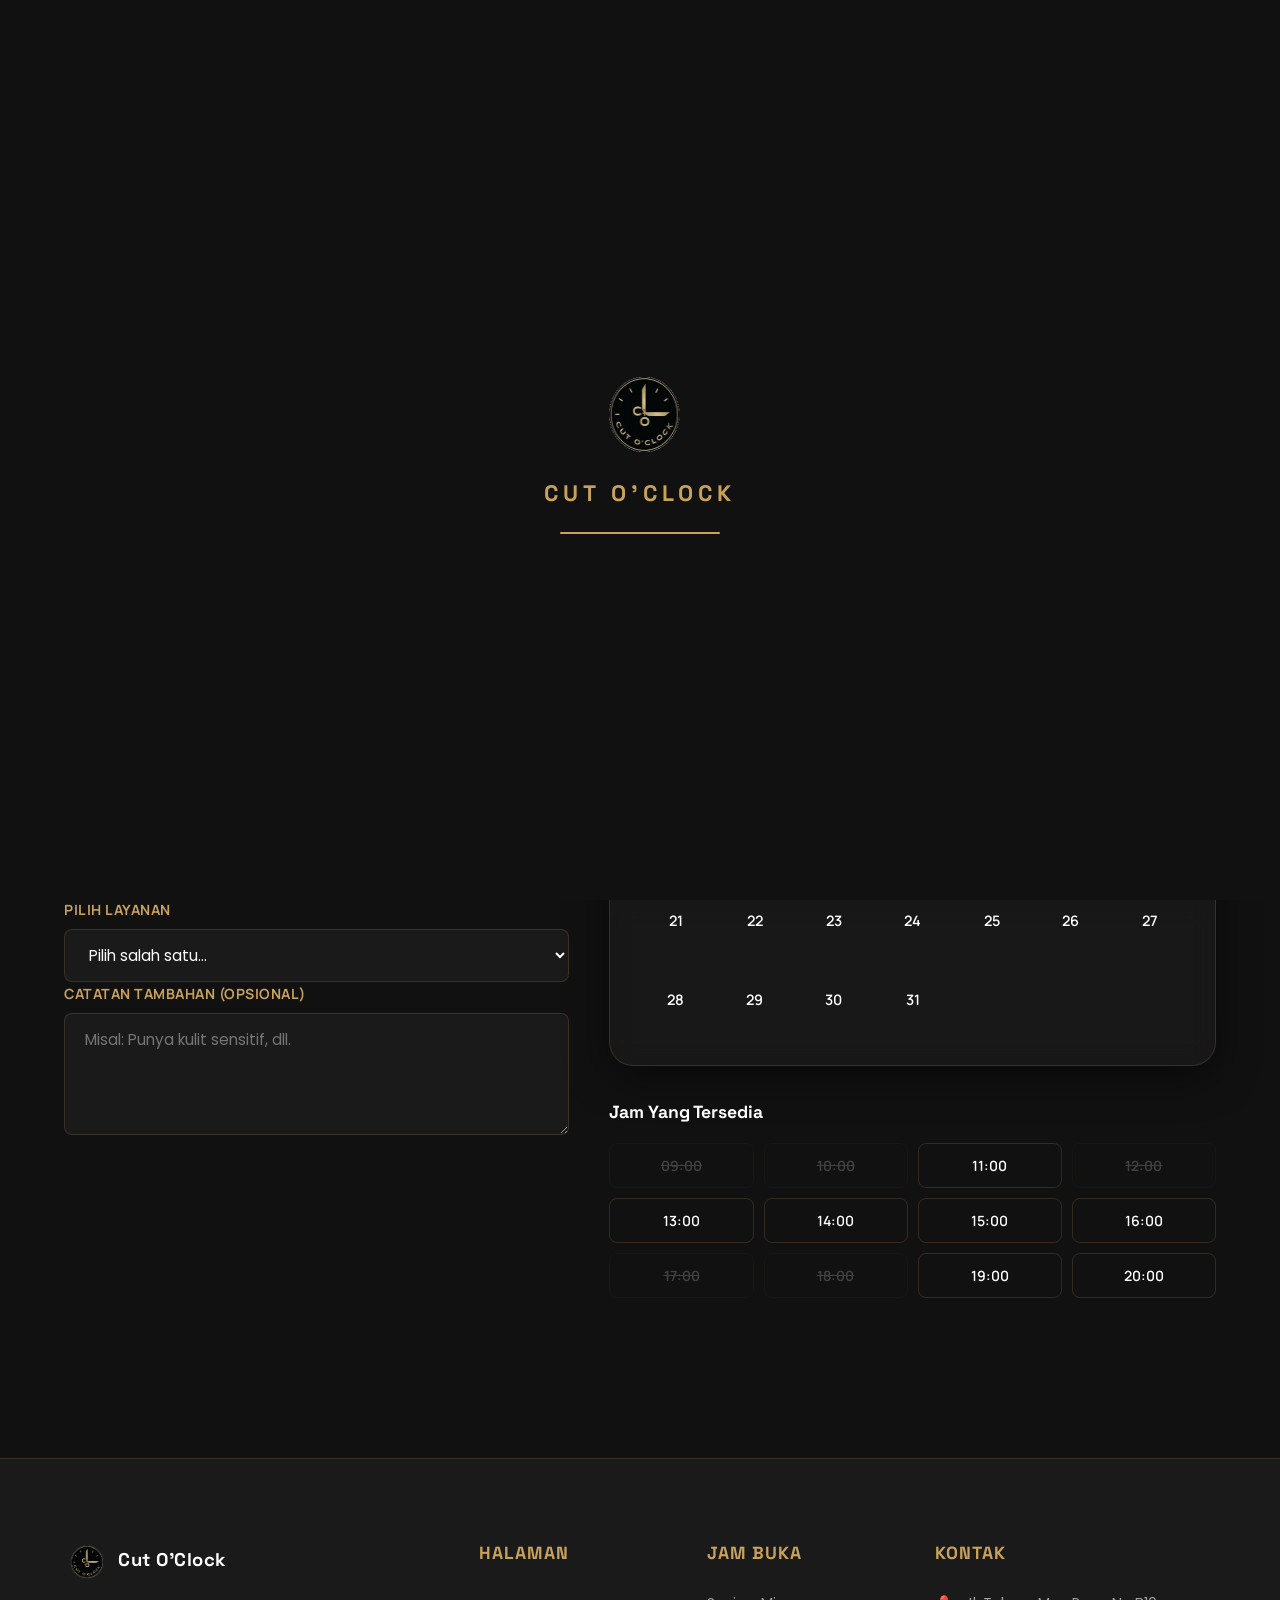
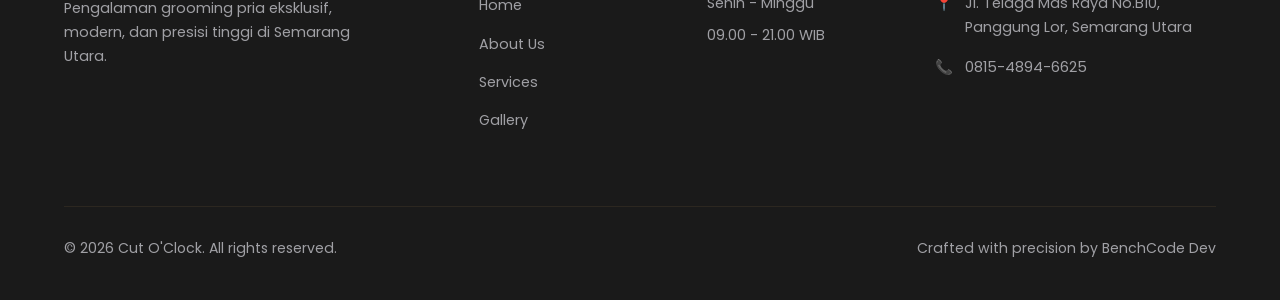
<file: book.html>
<!DOCTYPE html>
<html lang="id">
<head>
  <meta charset="UTF-8">
  <meta name="viewport" content="width=device-width, initial-scale=1.0">
  <meta http-equiv="X-UA-Compatible" content="IE=edge">
  
  <title>Book Appointment — Cut O'Clock Barbershop</title>
  <meta name="description" content="Booking jadwal potong rambut pria secara online di Cut O'Clock Barbershop Semarang. Pilih tanggal, jam, dan barber pilihan Anda.">
  <link rel="icon" type="image/png" href="images/logo.png">
  
  <link rel="stylesheet" href="css/style.css">
</head>
<body>

  <!-- ─── Scroll Progress Bar ─── -->
  <div id="scroll-progress" aria-hidden="true"></div>

  <!-- ─── Loading Screen ─── -->
  <div id="loader" role="status" aria-label="Loading">
    <img src="images/logo.png" alt="Cut O'Clock Logo" class="loader-logo">
    <div class="loader-text">Cut O'Clock</div>
    <div class="loader-bar-wrap">
      <div class="loader-bar"></div>
    </div>
  </div>

  <!-- ─── Navigation Header ─── -->
  <header id="navbar" role="banner">
    <div class="container nav-inner">
      <a href="index.html" class="logo-link" aria-label="Cut O'Clock Home">
        <img src="images/logo.png" alt="Logo Cut O'Clock" class="logo-img">
        <div class="logo-text">
          Cut O'Clock
          <span>Premium Barbershop</span>
        </div>
      </a>
      
      <nav class="nav-menu" aria-label="Main Navigation" role="navigation">
        <a href="index.html">Home</a>
        <a href="about.html">About</a>
        <a href="services.html">Services</a>
        <a href="gallery.html">Gallery</a>
        <a href="promotions.html">Promotions</a>
        <a href="blog.html">Blog</a>
        <a href="contact.html">Contact</a>
      </nav>
      
      <div class="nav-right">
        <button id="theme-toggle" class="theme-toggle" aria-label="Toggle light/dark theme"></button>
        <a href="book.html" class="btn btn-primary" style="padding: 10px 24px;">Book Now</a>
        <button id="hamburger" class="nav-hamburger" aria-label="Open mobile menu" aria-expanded="false" aria-controls="mobile-drawer">
          <span></span><span></span><span></span>
        </button>
      </div>
    </div>
  </header>

  <!-- Mobile Drawer -->
  <div id="mobile-drawer" class="mobile-nav" aria-label="Mobile Navigation">
    <a href="index.html">Home</a>
    <a href="about.html">About</a>
    <a href="services.html">Services</a>
    <a href="gallery.html">Gallery</a>
    <a href="promotions.html">Promotions</a>
    <a href="blog.html">Blog</a>
    <a href="contact.html">Contact</a>
    <a href="book.html" class="btn btn-primary" style="margin-top: 20px;">Book Now</a>
  </div>

  <main>
    <!-- ─── Subpage Hero ─── -->
    <section class="subpage-hero" aria-labelledby="book-hero-title">
      <div class="container">
        <h1 id="book-hero-title" class="subpage-hero-title">Book <span>Appointment</span></h1>
      </div>
    </section>

    <!-- ─── Booking Grid Section ─── -->
    <section class="container" style="padding-bottom: 80px;">
      <div class="booking-grid">
        <!-- Form Left -->
        <div class="booking-form-wrap reveal reveal-left">
          <span class="section-tag">Booking Form</span>
          <h2 class="section-heading" style="font-size: 2.2rem; margin-bottom: 30px;">Detail <span>Kunjungan</span></h2>
          
          <form id="booking-form" class="reveal-group">
            <div class="form-group">
              <label for="book-name">Nama Lengkap</label>
              <input type="text" id="book-name" required placeholder="Contoh: Budi Pratama">
            </div>
            
            <div class="form-group">
              <label for="book-phone">Nomor WhatsApp</label>
              <input type="tel" id="book-phone" required placeholder="Contoh: 081234567890">
            </div>
            
            <div class="form-group">
              <label for="book-email">Alamat Email</label>
              <input type="email" id="book-email" required placeholder="Contoh: budi@gmail.com">
            </div>
            
            <div class="form-group">
              <label for="book-barber">Pilih Barber</label>
              <select id="book-barber" required>
                <option value="" disabled selected>Pilih salah satu...</option>
                <option value="Alex Wijaya (Senior Master Barber)">Alex Wijaya (Senior Master Barber)</option>
                <option value="Hendra Kusuma (Grooming Expert)">Hendra Kusuma (Grooming Expert)</option>
                <option value="Dani Setiawan (Creative Stylist)">Dani Setiawan (Creative Stylist)</option>
              </select>
            </div>
            
            <div class="form-group">
              <label for="book-service">Pilih Layanan</label>
              <select id="book-service" required>
                <option value="" disabled selected>Pilih salah satu...</option>
                <option value="Premium Haircut (Rp 35.000)">Premium Haircut (Rp 35.000)</option>
                <option value="Modern Skin Fade (Rp 45.000)">Modern Skin Fade (Rp 45.000)</option>
                <option value="Signature Beard Trim (Rp 25.000)">Signature Beard Trim (Rp 25.000)</option>
                <option value="Royal Hot Towel Shave (Rp 35.000)">Royal Hot Towel Shave (Rp 35.000)</option>
                <option value="Hair Spa & Head Massage (Rp 50.000)">Hair Spa & Head Massage (Rp 50.000)</option>
                <option value="Premium Hair Coloring (Rp 120.000)">Premium Hair Coloring (Rp 120.000)</option>
                <option value="Executive Grooming Package (Rp 85.000)">Executive Grooming Package (Rp 85.000)</option>
              </select>
            </div>
            
            <div class="form-group">
              <label for="book-notes">Catatan Tambahan (Opsional)</label>
              <textarea id="book-notes" rows="4" placeholder="Misal: Punya kulit sensitif, dll."></textarea>
            </div>
            
            <button type="submit" class="btn btn-primary" style="margin-top: 20px;">Lanjutkan Booking</button>
          </form>
        </div>

        <!-- Interactive Calendar Right -->
        <div class="booking-calendar-wrap reveal reveal-right">
          <span class="section-tag">Date & Time Selection</span>
          <h2 class="section-heading" style="font-size: 2.2rem; margin-bottom: 30px;">Pilih <span>Jadwal</span></h2>
          
          <div class="calendar-box glass-panel">
            <div class="cal-month-wrap">
              <button type="button" class="cal-nav-btn cal-prev" aria-label="Bulan sebelumnya">‹</button>
              <div class="cal-month-title">Juli 2026</div>
              <button type="button" class="cal-nav-btn cal-next" aria-label="Bulan berikutnya">›</button>
            </div>
            
            <div class="cal-weekdays">
              <div>Sen</div><div>Sel</div><div>Rab</div><div>Kam</div><div>Jum</div><div>Sab</div><div>Min</div>
            </div>
            
            <div class="cal-days">
              <!-- Rendered via JS -->
            </div>
          </div>
          
          <h3 class="slots-title">Jam Yang Tersedia</h3>
          <div class="slots-grid">
            <!-- Rendered via JS -->
          </div>
        </div>
      </div>
    </section>

    <!-- Confirmation Modal -->
    <div id="confirmation-modal" class="modal-overlay" role="dialog" aria-modal="true" aria-labelledby="modal-title">
      <div class="modal-box glass-panel reveal reveal-scale">
        <h3 id="modal-title" class="modal-title">Konfirmasi Booking</h3>
        
        <div class="summary-list">
          <div class="summary-item">
            <span>Nama:</span>
            <span id="summary-name">-</span>
          </div>
          <div class="summary-item">
            <span>Telepon:</span>
            <span id="summary-phone">-</span>
          </div>
          <div class="summary-item">
            <span>Layanan:</span>
            <span id="summary-service">-</span>
          </div>
          <div class="summary-item">
            <span>Barber:</span>
            <span id="summary-barber">-</span>
          </div>
          <div class="summary-item">
            <span>Tanggal:</span>
            <span id="summary-date">-</span>
          </div>
          <div class="summary-item">
            <span>Waktu:</span>
            <span id="summary-time">-</span>
          </div>
        </div>
        
        <div class="modal-btns">
          <button type="button" class="btn btn-outline modal-close">Batal</button>
          <button type="button" id="confirm-booking" class="btn btn-primary">Kirim via WA</button>
        </div>
      </div>
    </div>
  </main>

  <!-- ─── Footer ─── -->
  <footer id="footer" role="contentinfo">
    <div class="container">
      <div class="footer-grid">
        <div class="footer-brand">
          <a href="index.html" class="logo-link">
            <img src="images/logo.png" alt="Cut O'Clock Logo" class="logo-img">
            <span class="logo-text">Cut O'Clock</span>
          </a>
          <p>Pengalaman grooming pria eksklusif, modern, dan presisi tinggi di Semarang Utara.</p>
        </div>
        <div>
          <h4 class="footer-title">Halaman</h4>
          <ul class="footer-links">
            <li><a href="index.html">Home</a></li>
            <li><a href="about.html">About Us</a></li>
            <li><a href="services.html">Services</a></li>
            <li><a href="gallery.html">Gallery</a></li>
          </ul>
        </div>
        <div>
          <h4 class="footer-title">Jam Buka</h4>
          <ul class="footer-links" style="color: var(--text-muted); font-size: 0.9rem;">
            <li style="margin-bottom: 8px;">Senin - Minggu</li>
            <li>09.00 - 21.00 WIB</li>
          </ul>
        </div>
        <div>
          <h4 class="footer-title">Kontak</h4>
          <ul class="footer-contact">
            <li>
              <span>📍</span>
              Jl. Telaga Mas Raya No.B10, Panggung Lor, Semarang Utara
            </li>
            <li>
              <span>📞</span>
              0815-4894-6625
            </li>
          </ul>
        </div>
      </div>
      
      <div class="footer-bottom">
        <p>&copy; 2026 Cut O'Clock. All rights reserved.</p>
        <p>Crafted with precision by BenchCode Dev</p>
      </div>
    </div>
  </footer>

  <!-- Scripts -->
  <script src="js/main.js"></script>
  <script src="js/pages/book.js"></script>
</body>
</html>
</file>
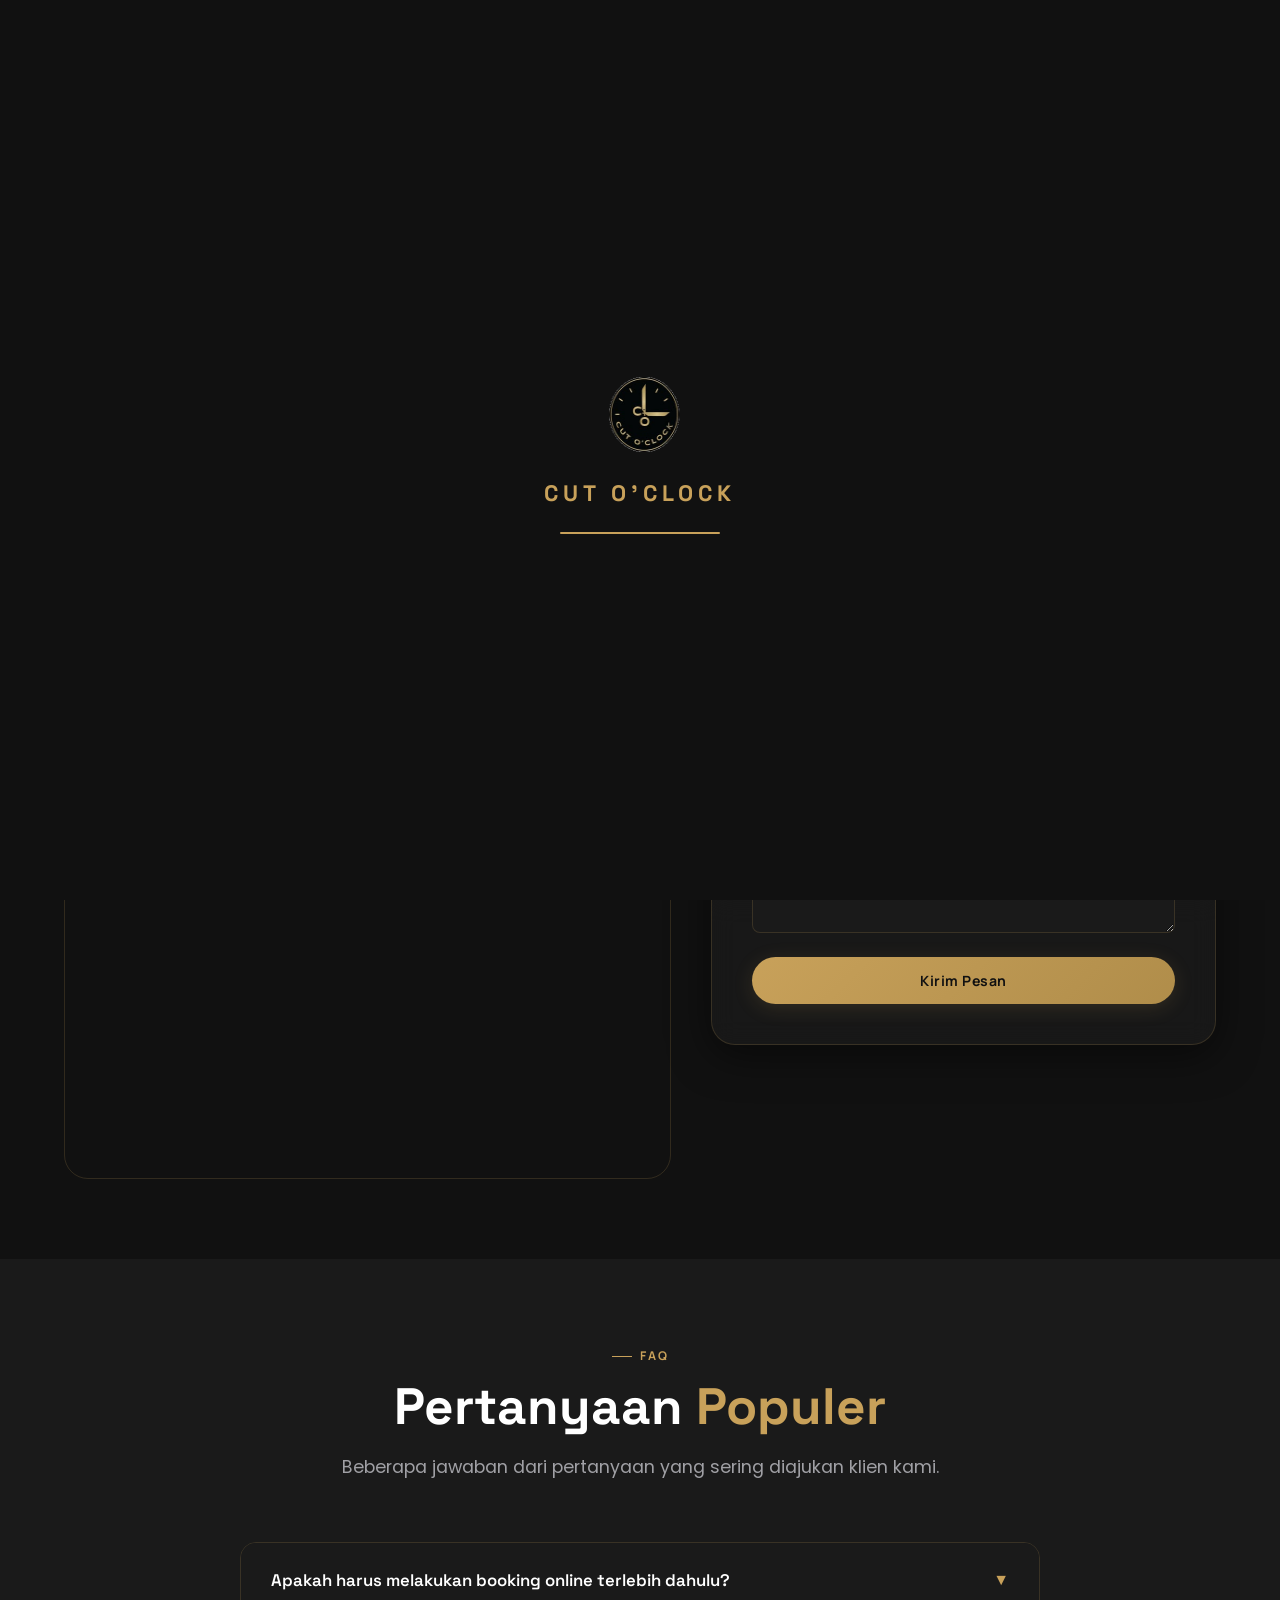
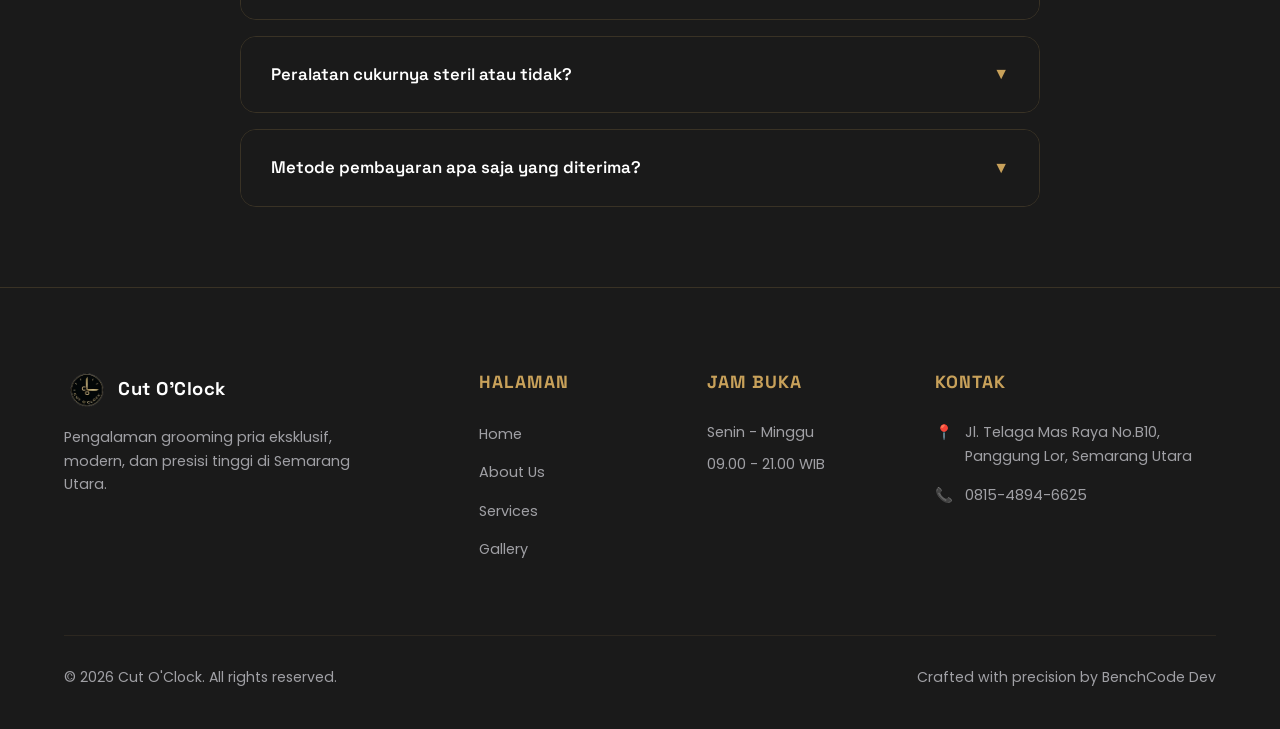
<file: contact.html>
<!DOCTYPE html>
<html lang="id">
<head>
  <meta charset="UTF-8">
  <meta name="viewport" content="width=device-width, initial-scale=1.0">
  <meta http-equiv="X-UA-Compatible" content="IE=edge">
  
  <title>Contact & FAQ — Cut O'Clock Barbershop</title>
  <meta name="description" content="Hubungi kami, lihat lokasi cabang di Google Maps, dan tanyakan pertanyaan seputar layanan Cut O'Clock Barbershop Semarang.">
  <link rel="icon" type="image/png" href="images/logo.png">
  
  <link rel="stylesheet" href="css/style.css">
</head>
<body>

  <!-- ─── Scroll Progress Bar ─── -->
  <div id="scroll-progress" aria-hidden="true"></div>

  <!-- ─── Loading Screen ─── -->
  <div id="loader" role="status" aria-label="Loading">
    <img src="images/logo.png" alt="Cut O'Clock Logo" class="loader-logo">
    <div class="loader-text">Cut O'Clock</div>
    <div class="loader-bar-wrap">
      <div class="loader-bar"></div>
    </div>
  </div>

  <!-- ─── Navigation Header ─── -->
  <header id="navbar" role="banner">
    <div class="container nav-inner">
      <a href="index.html" class="logo-link" aria-label="Cut O'Clock Home">
        <img src="images/logo.png" alt="Logo Cut O'Clock" class="logo-img">
        <div class="logo-text">
          Cut O'Clock
          <span>Premium Barbershop</span>
        </div>
      </a>
      
      <nav class="nav-menu" aria-label="Main Navigation" role="navigation">
        <a href="index.html">Home</a>
        <a href="about.html">About</a>
        <a href="services.html">Services</a>
        <a href="gallery.html">Gallery</a>
        <a href="promotions.html">Promotions</a>
        <a href="blog.html">Blog</a>
        <a href="contact.html" class="active">Contact</a>
      </nav>
      
      <div class="nav-right">
        <button id="theme-toggle" class="theme-toggle" aria-label="Toggle light/dark theme"></button>
        <a href="book.html" class="btn btn-outline" style="padding: 10px 24px;">Book Now</a>
        <button id="hamburger" class="nav-hamburger" aria-label="Open mobile menu" aria-expanded="false" aria-controls="mobile-drawer">
          <span></span><span></span><span></span>
        </button>
      </div>
    </div>
  </header>

  <!-- Mobile Drawer -->
  <div id="mobile-drawer" class="mobile-nav" aria-label="Mobile Navigation">
    <a href="index.html">Home</a>
    <a href="about.html">About</a>
    <a href="services.html">Services</a>
    <a href="gallery.html">Gallery</a>
    <a href="promotions.html">Promotions</a>
    <a href="blog.html">Blog</a>
    <a href="contact.html" class="active">Contact</a>
    <a href="book.html" class="btn btn-primary" style="margin-top: 20px;">Book Now</a>
  </div>

  <main>
    <!-- ─── Subpage Hero ─── -->
    <section class="subpage-hero" aria-labelledby="contact-hero-title">
      <div class="container">
        <h1 id="contact-hero-title" class="subpage-hero-title">Contact <span>Us</span></h1>
      </div>
    </section>

    <!-- ─── Contact Section ─── -->
    <section class="container" style="padding-bottom: 80px;">
      <div class="contact-grid">
        <!-- Map and info left -->
        <div class="reveal reveal-left">
          <span class="section-tag">Find Us</span>
          <h2 class="section-heading" style="font-size: 2.2rem; margin-bottom: 30px;">Lokasi & <span>Kontak</span></h2>
          
          <div class="why-grid" style="grid-template-columns: 1fr 1fr; gap: 20px; padding: 0 0 30px;">
            <div class="why-card glass-panel" style="padding: 24px;">
              <div class="why-icon" style="font-size: 1.5rem; margin-bottom: 12px;">📍</div>
              <h4 class="why-title" style="font-size: 1rem; margin-bottom: 6px;">Alamat Cabang</h4>
              <p class="why-desc" style="font-size: 0.85rem;">Jl. Telaga Mas Raya No.B10, Panggung Lor, Semarang Utara</p>
            </div>
            
            <div class="why-card glass-panel" style="padding: 24px;">
              <div class="why-icon" style="font-size: 1.5rem; margin-bottom: 12px;">📞</div>
              <h4 class="why-title" style="font-size: 1rem; margin-bottom: 6px;">Nomor Telepon</h4>
              <p class="why-desc" style="font-size: 0.85rem;">WhatsApp: 0815-4894-6625<br>IG: @cutoclock.id</p>
            </div>
          </div>
          
          <div class="map-container">
            <iframe src="https://www.google.com/maps/embed?pb=!1m18!1m12!1m3!1d3960.205083337607!2d110.40407897412696!3d-6.959498344521891!2m3!1f0!2f0!3f0!3m2!1i1024!2i768!4f13.1!3m3!1m2!1s0x2e708b4a5a3d8a05%3A0x7dbfdc5e0c7e3b90!2sJl.%20Telaga%20Mas%20Raya%2C%20Panggung%20Lor%2C%20Kec.%20Semarang%20Utara%2C%20Kota%20Semarang%2C%20Jawa%20Tengah%2050177!5e0!3m2!1sid!2sid!4v1752374400000" allowfullscreen="" loading="lazy"></iframe>
          </div>
        </div>

        <!-- Form Right -->
        <div class="contact-form-card glass-panel reveal reveal-right" style="align-self: start;">
          <span class="section-tag">Send Message</span>
          <h3 class="section-heading" style="font-size: 1.8rem; margin-bottom: 24px;">Hubungi <span>Kami</span></h3>
          
          <div id="form-feedback" class="form-feedback" style="display: none;"></div>
          
          <form id="contact-form" class="reveal-group">
            <div class="form-group" style="margin-bottom: 16px;">
              <label for="contact-name">Nama Anda</label>
              <input type="text" id="contact-name" required placeholder="Contoh: Budi Pratama">
            </div>
            
            <div class="form-group" style="margin-bottom: 16px;">
              <label for="contact-email">Alamat Email</label>
              <input type="email" id="contact-email" required placeholder="Contoh: budi@gmail.com">
            </div>
            
            <div class="form-group" style="margin-bottom: 24px;">
              <label for="contact-message">Pesan Anda</label>
              <textarea id="contact-message" rows="5" required placeholder="Tuliskan pertanyaan atau masukan Anda di sini..."></textarea>
            </div>
            
            <button type="submit" class="btn btn-primary" style="width: 100%; justify-content: center;">Kirim Pesan</button>
          </form>
        </div>
      </div>
    </section>

    <!-- ─── FAQ Section ─── -->
    <section class="faq-section" style="background: var(--bg-secondary);" aria-labelledby="faq-heading">
      <div class="container">
        <div class="reveal" style="text-align: center;">
          <span class="section-tag" style="justify-content: center;">FAQ</span>
          <h2 id="faq-heading" class="section-heading">Pertanyaan <span>Populer</span></h2>
          <p class="section-desc" style="margin: 0 auto 60px;">Beberapa jawaban dari pertanyaan yang sering diajukan klien kami.</p>
        </div>
        
        <div class="faq-wrap reveal-group">
          <!-- Item 1 -->
          <div class="faq-item">
            <div class="faq-header">
              <h4 class="faq-title">Apakah harus melakukan booking online terlebih dahulu?</h4>
              <span class="faq-icon">▼</span>
            </div>
            <div class="faq-body">
              <div class="faq-content">
                Meskipun kami menerima pelanggan walk-in, kami sangat menyarankan Anda melakukan booking online di web kami terlebih dahulu untuk menghindari waktu tunggu yang lama terutama pada jam sibuk (sore hari dan akhir pekan).
              </div>
            </div>
          </div>
          
          <!-- Item 2 -->
          <div class="faq-item">
            <div class="faq-header">
              <h4 class="faq-title">Peralatan cukurnya steril atau tidak?</h4>
              <span class="faq-icon">▼</span>
            </div>
            <div class="faq-body">
              <div class="faq-content">
                Tentu saja. Higienitas adalah komitmen utama kami. Seluruh clipper, gunting, dan sisir selalu disterilkan menggunakan cairan disinfektan khusus barbershop dan alat sterilisator UV sebelum digunakan ke pelanggan berikutnya. Silet pisau cukur kami selalu menggunakan silet baru sekali pakai untuk tiap klien.
              </div>
            </div>
          </div>
          
          <!-- Item 3 -->
          <div class="faq-item">
            <div class="faq-header">
              <h4 class="faq-title">Metode pembayaran apa saja yang diterima?</h4>
              <span class="faq-icon">▼</span>
            </div>
            <div class="faq-body">
              <div class="faq-content">
                Kami menerima pembayaran secara Tunai (Cash), Transfer Bank, serta berbagai metode pembayaran digital non-tunai melalui QRIS (GoPay, OVO, Dana, LinkAja, BCA Mobile, dll).
              </div>
            </div>
          </div>
        </div>
      </div>
    </section>
  </main>

  <!-- ─── Floating WhatsApp Button ─── -->
  <a id="wa-float" href="https://wa.me/6281548946625?text=Halo%20Cut%20O'Clock,%20saya%20ingin%20booking%20jadwal" target="_blank" rel="noopener noreferrer" aria-label="Hubungi kami melalui WhatsApp">
    <svg width="30" height="30" viewBox="0 0 24 24" fill="currentColor" style="color: #ffffff;">
      <path d="M17.472 14.382c-.297-.149-1.758-.867-2.03-.967-.273-.099-.471-.148-.67.15-.197.297-.767.966-.94 1.164-.173.199-.347.223-.644.075-.297-.15-1.255-.463-2.39-1.475-.883-.788-1.48-1.761-1.653-2.059-.173-.297-.018-.458.13-.606.134-.133.298-.347.446-.52.149-.174.198-.298.298-.497.099-.198.05-.371-.025-.52-.075-.149-.669-1.612-.916-2.207-.242-.579-.487-.5-.669-.51-.173-.008-.371-.01-.57-.01-.198 0-.52.074-.792.372-.272.297-1.04 1.016-1.04 2.479 0 1.462 1.065 2.875 1.213 3.074.149.198 2.096 3.2 5.077 4.487.709.306 1.262.489 1.694.625.712.227 1.36.195 1.871.118.571-.085 1.758-.719 2.006-1.413.248-.694.248-1.289.173-1.413-.074-.124-.272-.198-.57-.347m-5.421 7.403h-.004a9.87 9.87 0 01-5.031-1.378l-.361-.214-3.741.982.998-3.648-.235-.374a9.86 9.86 0 01-1.51-5.26c.001-5.45 4.436-9.884 9.888-9.884 2.64 0 5.122 1.03 6.988 2.898a9.825 9.825 0 012.893 6.994c-.003 5.45-4.437 9.884-9.885 9.884m8.413-18.297A11.815 11.815 0 0012.05 0C5.495 0 .16 5.335.157 11.892c0 2.096.547 4.142 1.588 5.945L.057 24l6.305-1.654a11.882 11.882 0 005.683 1.448h.005c6.554 0 11.89-5.335 11.893-11.893a11.821 11.821 0 00-3.48-8.413z"/>
    </svg>
  </a>

  <!-- ─── Back to Top ─── -->
  <button id="back-to-top" aria-label="Kembali ke atas">
    <svg width="20" height="20" viewBox="0 0 24 24" fill="none" stroke="currentColor" stroke-width="2.5" stroke-linecap="round" stroke-linejoin="round">
      <polyline points="18 15 12 9 6 15"></polyline>
    </svg>
  </button>

  <!-- ─── Footer ─── -->
  <footer id="footer" role="contentinfo">
    <div class="container">
      <div class="footer-grid">
        <div class="footer-brand">
          <a href="index.html" class="logo-link">
            <img src="images/logo.png" alt="Cut O'Clock Logo" class="logo-img">
            <span class="logo-text">Cut O'Clock</span>
          </a>
          <p>Pengalaman grooming pria eksklusif, modern, dan presisi tinggi di Semarang Utara.</p>
        </div>
        <div>
          <h4 class="footer-title">Halaman</h4>
          <ul class="footer-links">
            <li><a href="index.html">Home</a></li>
            <li><a href="about.html">About Us</a></li>
            <li><a href="services.html">Services</a></li>
            <li><a href="gallery.html">Gallery</a></li>
          </ul>
        </div>
        <div>
          <h4 class="footer-title">Jam Buka</h4>
          <ul class="footer-links" style="color: var(--text-muted); font-size: 0.9rem;">
            <li style="margin-bottom: 8px;">Senin - Minggu</li>
            <li>09.00 - 21.00 WIB</li>
          </ul>
        </div>
        <div>
          <h4 class="footer-title">Kontak</h4>
          <ul class="footer-contact">
            <li>
              <span>📍</span>
              Jl. Telaga Mas Raya No.B10, Panggung Lor, Semarang Utara
            </li>
            <li>
              <span>📞</span>
              0815-4894-6625
            </li>
          </ul>
        </div>
      </div>
      
      <div class="footer-bottom">
        <p>&copy; 2026 Cut O'Clock. All rights reserved.</p>
        <p>Crafted with precision by BenchCode Dev</p>
      </div>
    </div>
  </footer>

  <!-- Scripts -->
  <script src="js/main.js"></script>
  <script src="js/pages/contact.js"></script>
</body>
</html>
</file>
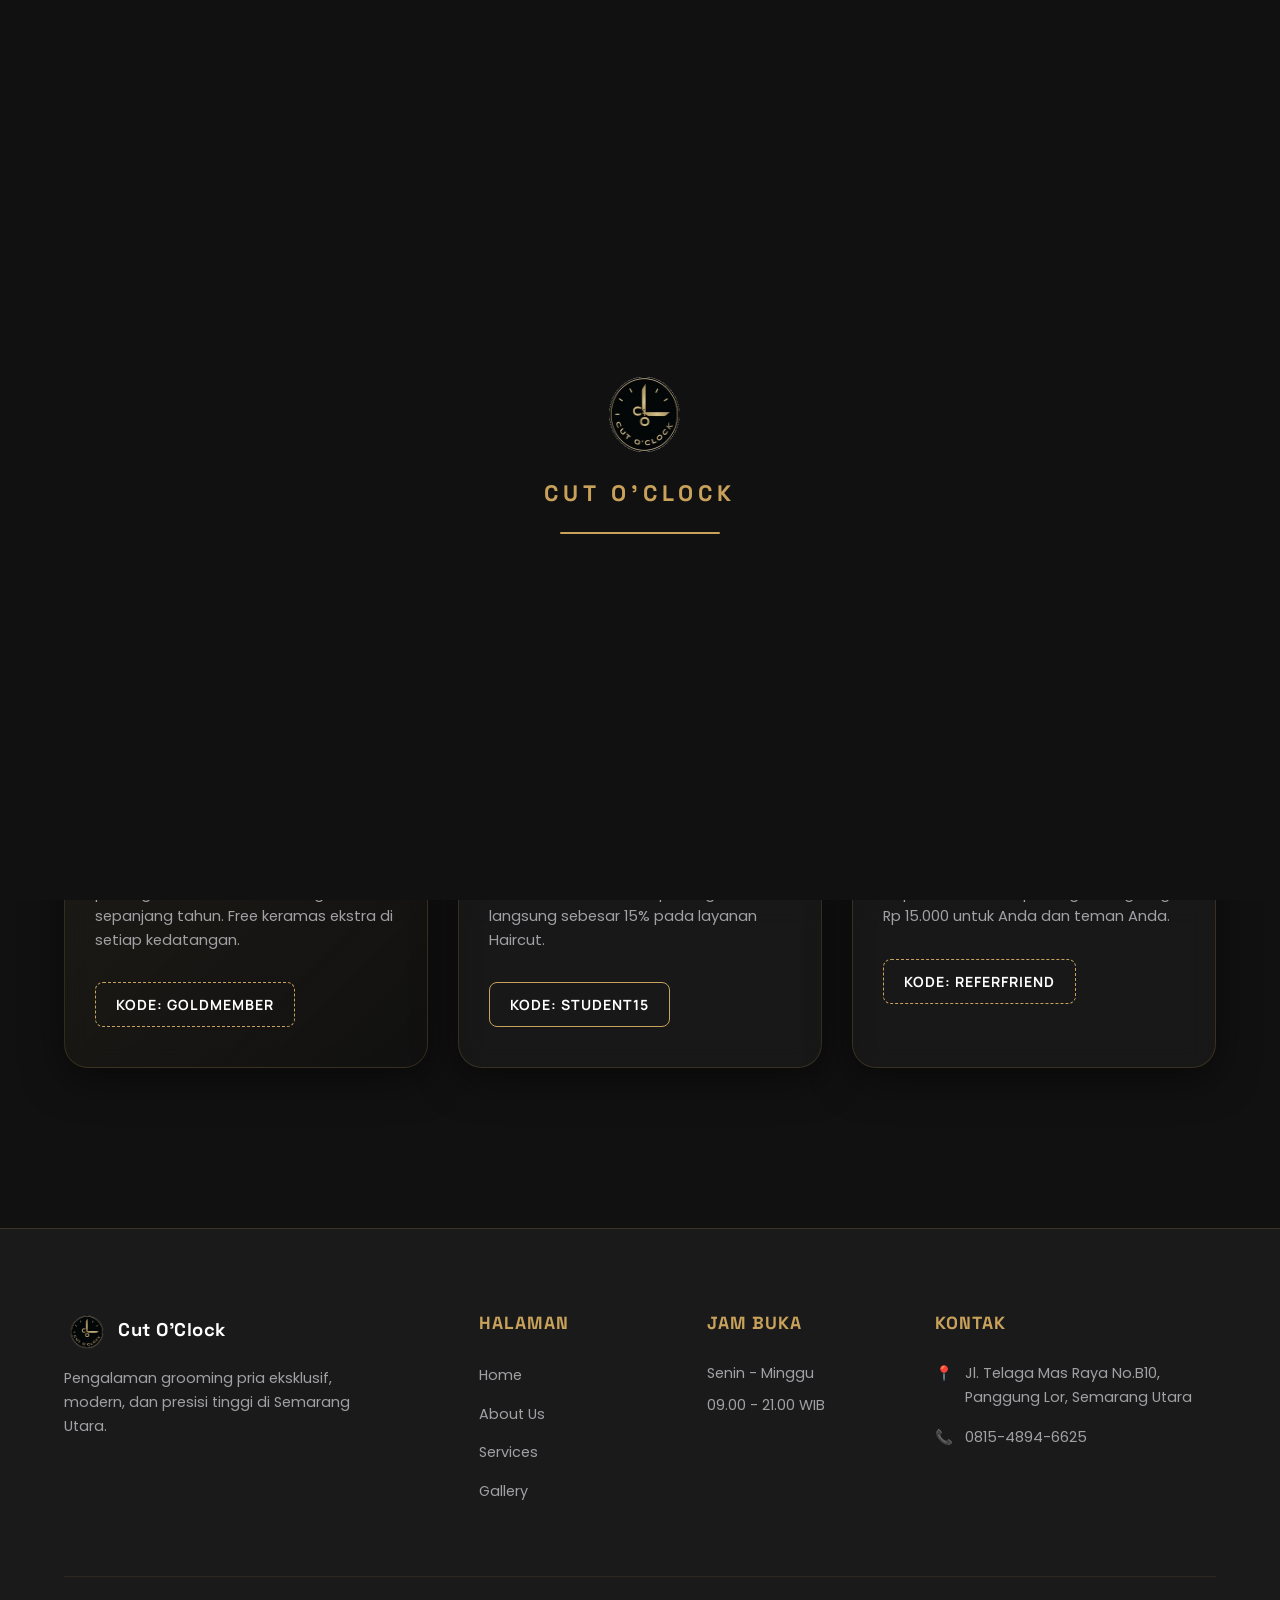
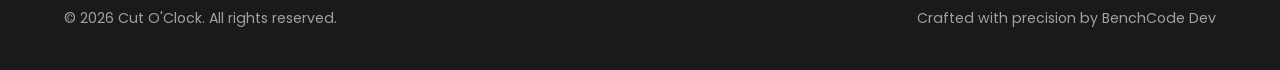
<file: promotions.html>
<!DOCTYPE html>
<html lang="id">
<head>
  <meta charset="UTF-8">
  <meta name="viewport" content="width=device-width, initial-scale=1.0">
  <meta http-equiv="X-UA-Compatible" content="IE=edge">
  
  <title>Promotions & Membership — Cut O'Clock Barbershop</title>
  <meta name="description" content="Penawaran spesial, diskon pelajar, dan paket promo bulanan eksklusif di Cut O'Clock Barbershop Semarang.">
  <link rel="icon" type="image/png" href="images/logo.png">
  
  <link rel="stylesheet" href="css/style.css">
</head>
<body>

  <!-- ─── Scroll Progress Bar ─── -->
  <div id="scroll-progress" aria-hidden="true"></div>

  <!-- ─── Loading Screen ─── -->
  <div id="loader" role="status" aria-label="Loading">
    <img src="images/logo.png" alt="Cut O'Clock Logo" class="loader-logo">
    <div class="loader-text">Cut O'Clock</div>
    <div class="loader-bar-wrap">
      <div class="loader-bar"></div>
    </div>
  </div>

  <!-- ─── Navigation Header ─── -->
  <header id="navbar" role="banner">
    <div class="container nav-inner">
      <a href="index.html" class="logo-link" aria-label="Cut O'Clock Home">
        <img src="images/logo.png" alt="Logo Cut O'Clock" class="logo-img">
        <div class="logo-text">
          Cut O'Clock
          <span>Premium Barbershop</span>
        </div>
      </a>
      
      <nav class="nav-menu" aria-label="Main Navigation" role="navigation">
        <a href="index.html">Home</a>
        <a href="about.html">About</a>
        <a href="services.html">Services</a>
        <a href="gallery.html">Gallery</a>
        <a href="promotions.html" class="active">Promotions</a>
        <a href="blog.html">Blog</a>
        <a href="contact.html">Contact</a>
      </nav>
      
      <div class="nav-right">
        <button id="theme-toggle" class="theme-toggle" aria-label="Toggle light/dark theme"></button>
        <a href="book.html" class="btn btn-outline" style="padding: 10px 24px;">Book Now</a>
        <button id="hamburger" class="nav-hamburger" aria-label="Open mobile menu" aria-expanded="false" aria-controls="mobile-drawer">
          <span></span><span></span><span></span>
        </button>
      </div>
    </div>
  </header>

  <!-- Mobile Drawer -->
  <div id="mobile-drawer" class="mobile-nav" aria-label="Mobile Navigation">
    <a href="index.html">Home</a>
    <a href="about.html">About</a>
    <a href="services.html">Services</a>
    <a href="gallery.html">Gallery</a>
    <a href="promotions.html" class="active">Promotions</a>
    <a href="blog.html">Blog</a>
    <a href="contact.html">Contact</a>
    <a href="book.html" class="btn btn-primary" style="margin-top: 20px;">Book Now</a>
  </div>

  <main>
    <!-- ─── Subpage Hero ─── -->
    <section class="subpage-hero" aria-labelledby="promo-hero-title">
      <div class="container">
        <h1 id="promo-hero-title" class="subpage-hero-title">Special <span>Offers</span></h1>
      </div>
    </section>

    <!-- ─── Countdown Section ─── -->
    <section class="countdown-container container">
      <div class="reveal" style="text-align: center;">
        <h2 id="promo-countdown-title" class="countdown-title">PROMO TERBATAS BULAN INI</h2>
        <div id="promo-countdown" class="countdown-wrap">
          <!-- Countdowns loaded via JS -->
        </div>
      </div>
    </section>

    <!-- ─── Promotions Grid ─── -->
    <section class="container" style="padding-bottom: 80px;">
      <div class="promo-grid reveal-group">
        <!-- Card 1 -->
        <article class="promo-card glass-panel" style="background: linear-gradient(135deg, rgba(200, 161, 90, 0.08) 0%, rgba(17,17,17,0.9) 100%);">
          <div class="promo-badge">HOT DEAL</div>
          <h3 class="promo-title">Gold Membership</h3>
          <p class="promo-desc">Dapatkan keuntungan potongan harga sebesar 20% untuk semua jenis layanan potongan rambut dan shaving sepanjang tahun. Free keramas ekstra di setiap kedatangan.</p>
          <div class="promo-code">KODE: GOLDMEMBER</div>
        </article>

        <!-- Card 2 -->
        <article class="promo-card glass-panel">
          <div class="promo-badge" style="background: var(--bg-card); color: var(--gold); border: 1px solid var(--gold-border);">Diskon Pelajar</div>
          <h3 class="promo-title">Student Discount</h3>
          <p class="promo-desc">Khusus hari Senin hingga Kamis jam 09.00 - 15.00 WIB. Tunjukkan kartu pelajar Anda untuk menikmati potongan langsung sebesar 15% pada layanan Haircut.</p>
          <div class="promo-code" style="border-style: solid;">KODE: STUDENT15</div>
        </article>

        <!-- Card 3 -->
        <article class="promo-card glass-panel">
          <div class="promo-badge">SPESIAL KLIEN</div>
          <h3 class="promo-title">Referral Reward</h3>
          <p class="promo-desc">Bawa teman Anda untuk memangkas rambut pertama kali di Cut O'Clock dan dapatkan voucher potongan langsung Rp 15.000 untuk Anda dan teman Anda.</p>
          <div class="promo-code">KODE: REFERFRIEND</div>
        </article>
      </div>
    </section>
  </main>

  <!-- ─── Floating WhatsApp Button ─── -->
  <a id="wa-float" href="https://wa.me/6281548946625?text=Halo%20Cut%20O'Clock,%20saya%20ingin%20booking%20jadwal" target="_blank" rel="noopener noreferrer" aria-label="Hubungi kami melalui WhatsApp">
    <svg width="30" height="30" viewBox="0 0 24 24" fill="currentColor" style="color: #ffffff;">
      <path d="M17.472 14.382c-.297-.149-1.758-.867-2.03-.967-.273-.099-.471-.148-.67.15-.197.297-.767.966-.94 1.164-.173.199-.347.223-.644.075-.297-.15-1.255-.463-2.39-1.475-.883-.788-1.48-1.761-1.653-2.059-.173-.297-.018-.458.13-.606.134-.133.298-.347.446-.52.149-.174.198-.298.298-.497.099-.198.05-.371-.025-.52-.075-.149-.669-1.612-.916-2.207-.242-.579-.487-.5-.669-.51-.173-.008-.371-.01-.57-.01-.198 0-.52.074-.792.372-.272.297-1.04 1.016-1.04 2.479 0 1.462 1.065 2.875 1.213 3.074.149.198 2.096 3.2 5.077 4.487.709.306 1.262.489 1.694.625.712.227 1.36.195 1.871.118.571-.085 1.758-.719 2.006-1.413.248-.694.248-1.289.173-1.413-.074-.124-.272-.198-.57-.347m-5.421 7.403h-.004a9.87 9.87 0 01-5.031-1.378l-.361-.214-3.741.982.998-3.648-.235-.374a9.86 9.86 0 01-1.51-5.26c.001-5.45 4.436-9.884 9.888-9.884 2.64 0 5.122 1.03 6.988 2.898a9.825 9.825 0 012.893 6.994c-.003 5.45-4.437 9.884-9.885 9.884m8.413-18.297A11.815 11.815 0 0012.05 0C5.495 0 .16 5.335.157 11.892c0 2.096.547 4.142 1.588 5.945L.057 24l6.305-1.654a11.882 11.882 0 005.683 1.448h.005c6.554 0 11.89-5.335 11.893-11.893a11.821 11.821 0 00-3.48-8.413z"/>
    </svg>
  </a>

  <!-- ─── Back to Top ─── -->
  <button id="back-to-top" aria-label="Kembali ke atas">
    <svg width="20" height="20" viewBox="0 0 24 24" fill="none" stroke="currentColor" stroke-width="2.5" stroke-linecap="round" stroke-linejoin="round">
      <polyline points="18 15 12 9 6 15"></polyline>
    </svg>
  </button>

  <!-- ─── Footer ─── -->
  <footer id="footer" role="contentinfo">
    <div class="container">
      <div class="footer-grid">
        <div class="footer-brand">
          <a href="index.html" class="logo-link">
            <img src="images/logo.png" alt="Cut O'Clock Logo" class="logo-img">
            <span class="logo-text">Cut O'Clock</span>
          </a>
          <p>Pengalaman grooming pria eksklusif, modern, dan presisi tinggi di Semarang Utara.</p>
        </div>
        <div>
          <h4 class="footer-title">Halaman</h4>
          <ul class="footer-links">
            <li><a href="index.html">Home</a></li>
            <li><a href="about.html">About Us</a></li>
            <li><a href="services.html">Services</a></li>
            <li><a href="gallery.html">Gallery</a></li>
          </ul>
        </div>
        <div>
          <h4 class="footer-title">Jam Buka</h4>
          <ul class="footer-links" style="color: var(--text-muted); font-size: 0.9rem;">
            <li style="margin-bottom: 8px;">Senin - Minggu</li>
            <li>09.00 - 21.00 WIB</li>
          </ul>
        </div>
        <div>
          <h4 class="footer-title">Kontak</h4>
          <ul class="footer-contact">
            <li>
              <span>📍</span>
              Jl. Telaga Mas Raya No.B10, Panggung Lor, Semarang Utara
            </li>
            <li>
              <span>📞</span>
              0815-4894-6625
            </li>
          </ul>
        </div>
      </div>
      
      <div class="footer-bottom">
        <p>&copy; 2026 Cut O'Clock. All rights reserved.</p>
        <p>Crafted with precision by BenchCode Dev</p>
      </div>
    </div>
  </footer>

  <!-- Scripts -->
  <script src="js/main.js"></script>
  <script src="js/pages/promotions.js"></script>
</body>
</html>
</file>
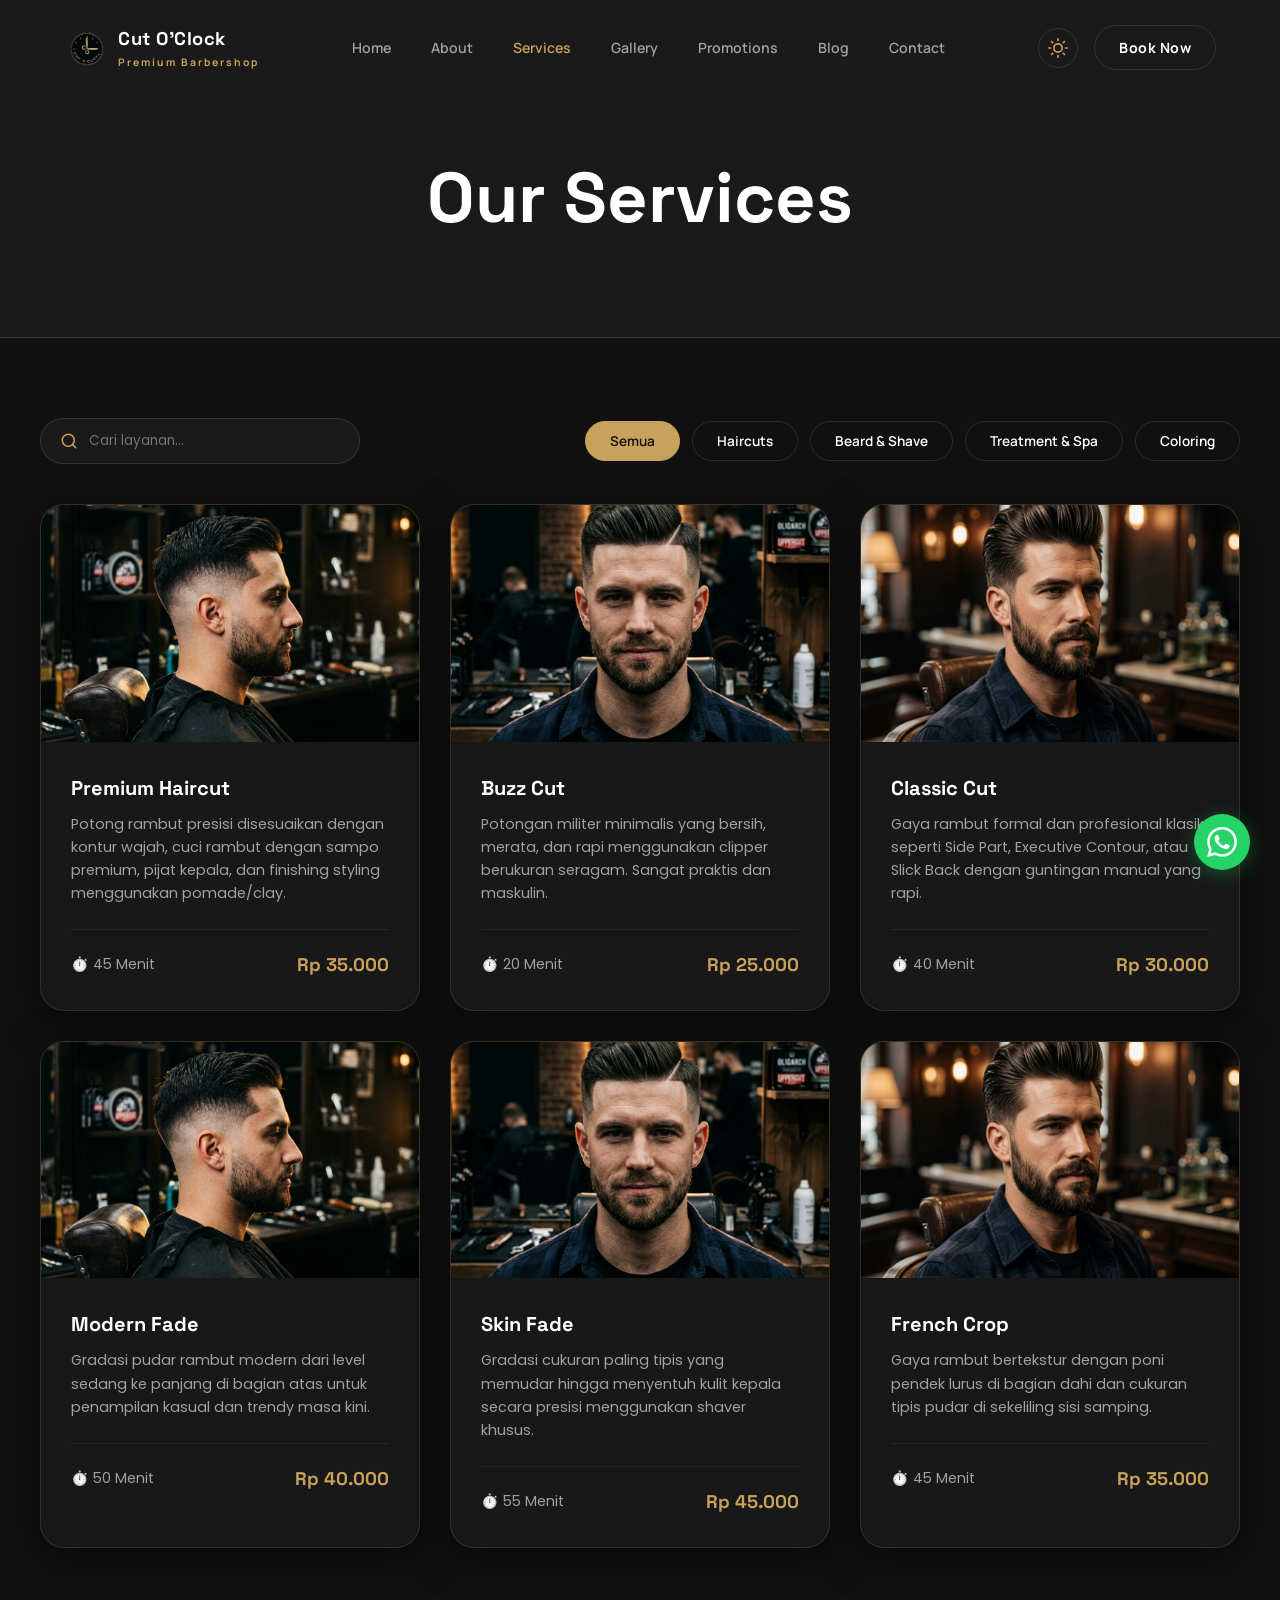
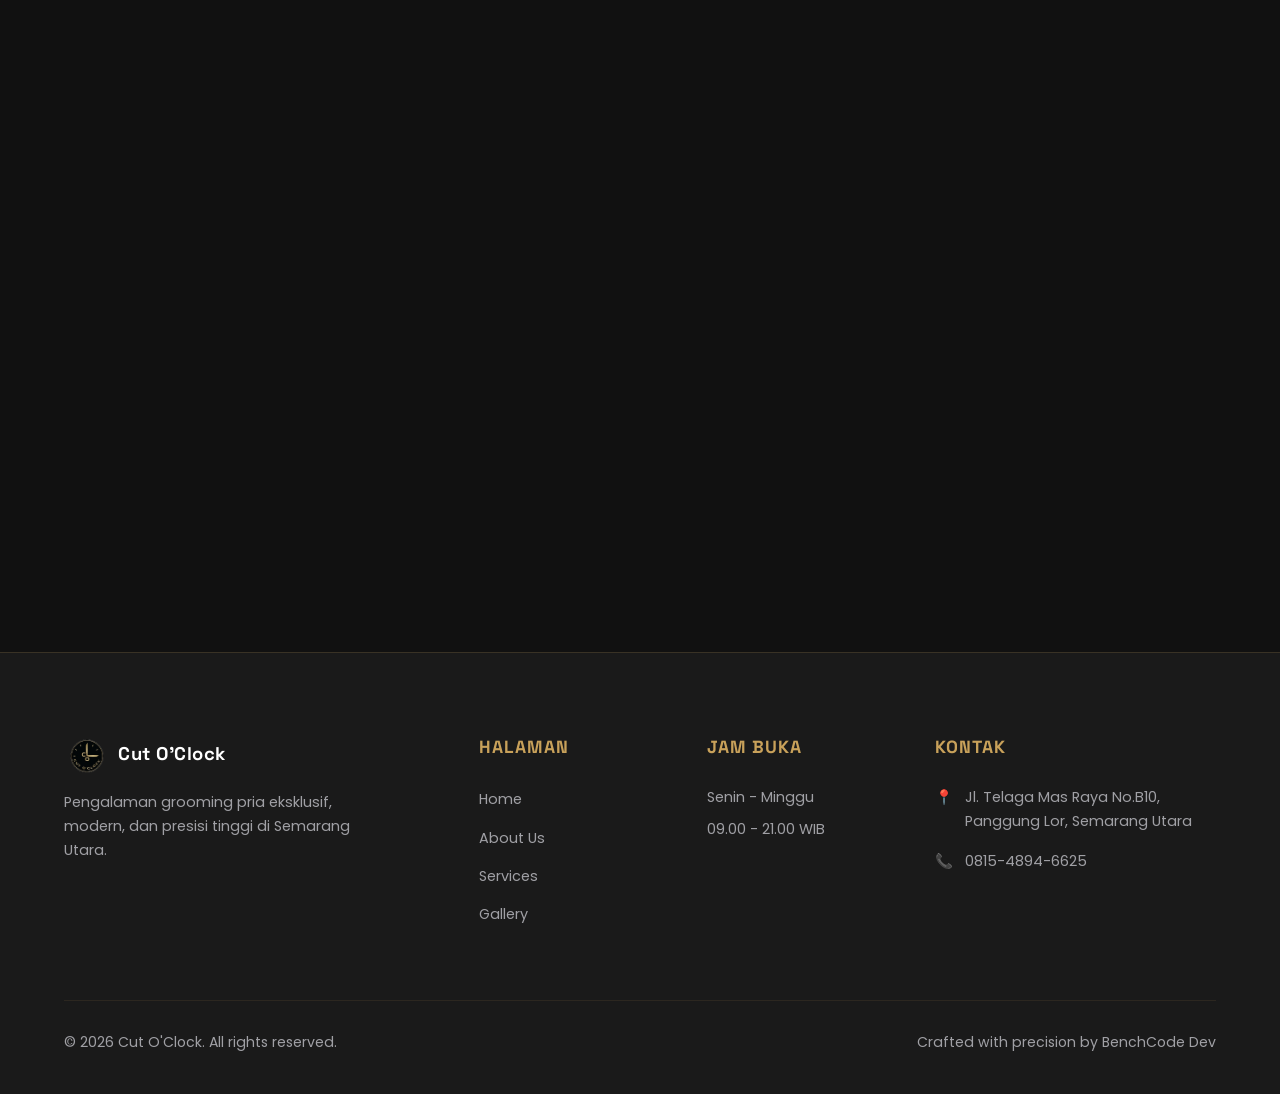
<file: services.html>
<!DOCTYPE html>
<html lang="id">
<head>
  <meta charset="UTF-8">
  <meta name="viewport" content="width=device-width, initial-scale=1.0">
  <meta http-equiv="X-UA-Compatible" content="IE=edge">
  
  <title>Services Menu — Cut O'Clock Barbershop</title>
  <meta name="description" content="Daftar lengkap layanan potong rambut, coloring, dan hair spa premium pria di Cut O'Clock Barbershop Semarang.">
  <link rel="icon" type="image/png" href="images/logo.png">
  
  <link rel="stylesheet" href="css/style.css">
</head>
<body>

  <!-- ─── Scroll Progress Bar ─── -->
  <div id="scroll-progress" aria-hidden="true"></div>

  <!-- ─── Loading Screen ─── -->
  <div id="loader" role="status" aria-label="Loading">
    <img src="images/logo.png" alt="Cut O'Clock Logo" class="loader-logo">
    <div class="loader-text">Cut O'Clock</div>
    <div class="loader-bar-wrap">
      <div class="loader-bar"></div>
    </div>
  </div>

  <!-- ─── Navigation Header ─── -->
  <header id="navbar" role="banner">
    <div class="container nav-inner">
      <a href="index.html" class="logo-link" aria-label="Cut O'Clock Home">
        <img src="images/logo.png" alt="Logo Cut O'Clock" class="logo-img">
        <div class="logo-text">
          Cut O'Clock
          <span>Premium Barbershop</span>
        </div>
      </a>
      
      <nav class="nav-menu" aria-label="Main Navigation" role="navigation">
        <a href="index.html">Home</a>
        <a href="about.html">About</a>
        <a href="services.html" class="active">Services</a>
        <a href="gallery.html">Gallery</a>
        <a href="promotions.html">Promotions</a>
        <a href="blog.html">Blog</a>
        <a href="contact.html">Contact</a>
      </nav>
      
      <div class="nav-right">
        <button id="theme-toggle" class="theme-toggle" aria-label="Toggle light/dark theme"></button>
        <a href="book.html" class="btn btn-outline" style="padding: 10px 24px;">Book Now</a>
        <button id="hamburger" class="nav-hamburger" aria-label="Open mobile menu" aria-expanded="false" aria-controls="mobile-drawer">
          <span></span><span></span><span></span>
        </button>
      </div>
    </div>
  </header>

  <!-- Mobile Drawer -->
  <div id="mobile-drawer" class="mobile-nav" aria-label="Mobile Navigation">
    <a href="index.html">Home</a>
    <a href="about.html">About</a>
    <a href="services.html" class="active">Services</a>
    <a href="gallery.html">Gallery</a>
    <a href="promotions.html">Promotions</a>
    <a href="blog.html">Blog</a>
    <a href="contact.html">Contact</a>
    <a href="book.html" class="btn btn-primary" style="margin-top: 20px;">Book Now</a>
  </div>

  <main>
    <!-- ─── Subpage Hero ─── -->
    <section class="subpage-hero" aria-labelledby="services-hero-title">
      <div class="container">
        <h1 id="services-hero-title" class="subpage-hero-title">Our <span>Services</span></h1>
      </div>
    </section>

    <!-- ─── Services Catalog Section ─── -->
    <section class="container" style="padding: 80px 0 100px;">
      <!-- Search & Filters -->
      <div class="search-filter-wrap reveal">
        <div class="search-box">
          <svg width="18" height="18" viewBox="0 0 24 24" fill="none" stroke="currentColor" stroke-width="2" stroke-linecap="round" stroke-linejoin="round">
            <circle cx="11" cy="11" r="8"></circle>
            <line x1="21" y1="21" x2="16.65" y2="16.65"></line>
          </svg>
          <input type="text" id="search-services" placeholder="Cari layanan...">
        </div>
        
        <div class="filters-list" role="tablist" aria-label="Services categories">
          <button class="filter-btn service-filter-btn active" role="tab" aria-selected="true" data-filter="all">Semua</button>
          <button class="filter-btn service-filter-btn" role="tab" aria-selected="false" data-filter="haircut">Haircuts</button>
          <button class="filter-btn service-filter-btn" role="tab" aria-selected="false" data-filter="shaving">Beard & Shave</button>
          <button class="filter-btn service-filter-btn" role="tab" aria-selected="false" data-filter="treatment">Treatment & Spa</button>
          <button class="filter-btn service-filter-btn" role="tab" aria-selected="false" data-filter="coloring">Coloring</button>
        </div>
      </div>

      <!-- Services Grid -->
      <div class="services-grid reveal-group">
        <!-- 1. Premium Haircut -->
        <article class="service-card glass-panel" data-category="haircut">
          <div class="service-img-wrap">
            <img src="images/gallery-1.jpg" alt="Premium Haircut">
          </div>
          <div class="service-card-info">
            <h3 class="service-name">Premium Haircut</h3>
            <p class="service-desc">Potong rambut presisi disesuaikan dengan kontur wajah, cuci rambut dengan sampo premium, pijat kepala, dan finishing styling menggunakan pomade/clay.</p>
            <div class="service-meta">
              <span class="service-duration">⏱️ 45 Menit</span>
              <span class="service-price">Rp 35.000</span>
            </div>
          </div>
        </article>

        <!-- 2. Buzz Cut -->
        <article class="service-card glass-panel" data-category="haircut">
          <div class="service-img-wrap">
            <img src="images/gallery-6.jpg" alt="Buzz Cut">
          </div>
          <div class="service-card-info">
            <h3 class="service-name">Buzz Cut</h3>
            <p class="service-desc">Potongan militer minimalis yang bersih, merata, dan rapi menggunakan clipper berukuran seragam. Sangat praktis dan maskulin.</p>
            <div class="service-meta">
              <span class="service-duration">⏱️ 20 Menit</span>
              <span class="service-price">Rp 25.000</span>
            </div>
          </div>
        </article>

        <!-- 3. Classic Cut -->
        <article class="service-card glass-panel" data-category="haircut">
          <div class="service-img-wrap">
            <img src="images/gallery-3.jpg" alt="Classic Cut">
          </div>
          <div class="service-card-info">
            <h3 class="service-name">Classic Cut</h3>
            <p class="service-desc">Gaya rambut formal dan profesional klasik seperti Side Part, Executive Contour, atau Slick Back dengan guntingan manual yang rapi.</p>
            <div class="service-meta">
              <span class="service-duration">⏱️ 40 Menit</span>
              <span class="service-price">Rp 30.000</span>
            </div>
          </div>
        </article>

        <!-- 4. Modern Fade -->
        <article class="service-card glass-panel" data-category="haircut">
          <div class="service-img-wrap">
            <img src="images/gallery-1.jpg" alt="Modern Fade">
          </div>
          <div class="service-card-info">
            <h3 class="service-name">Modern Fade</h3>
            <p class="service-desc">Gradasi pudar rambut modern dari level sedang ke panjang di bagian atas untuk penampilan kasual dan trendy masa kini.</p>
            <div class="service-meta">
              <span class="service-duration">⏱️ 50 Menit</span>
              <span class="service-price">Rp 40.000</span>
            </div>
          </div>
        </article>

        <!-- 5. Skin Fade -->
        <article class="service-card glass-panel" data-category="haircut">
          <div class="service-img-wrap">
            <img src="images/gallery-6.jpg" alt="Skin Fade">
          </div>
          <div class="service-card-info">
            <h3 class="service-name">Skin Fade</h3>
            <p class="service-desc">Gradasi cukuran paling tipis yang memudar hingga menyentuh kulit kepala secara presisi menggunakan shaver khusus.</p>
            <div class="service-meta">
              <span class="service-duration">⏱️ 55 Menit</span>
              <span class="service-price">Rp 45.000</span>
            </div>
          </div>
        </article>

        <!-- 6. French Crop -->
        <article class="service-card glass-panel" data-category="haircut">
          <div class="service-img-wrap">
            <img src="images/gallery-3.jpg" alt="French Crop">
          </div>
          <div class="service-card-info">
            <h3 class="service-name">French Crop</h3>
            <p class="service-desc">Gaya rambut bertekstur dengan poni pendek lurus di bagian dahi dan cukuran tipis pudar di sekeliling sisi samping.</p>
            <div class="service-meta">
              <span class="service-duration">⏱️ 45 Menit</span>
              <span class="service-price">Rp 35.000</span>
            </div>
          </div>
        </article>

        <!-- 7. Pompadour -->
        <article class="service-card glass-panel" data-category="haircut">
          <div class="service-img-wrap">
            <img src="images/gallery-5.jpg" alt="Pompadour">
          </div>
          <div class="service-card-info">
            <h3 class="service-name">Pompadour</h3>
            <p class="service-desc">Gaya rambut bervolume tinggi di bagian atas depan yang disisir ke belakang untuk menciptakan kesan retro berkelas.</p>
            <div class="service-meta">
              <span class="service-duration">⏱️ 50 Menit</span>
              <span class="service-price">Rp 40.000</span>
            </div>
          </div>
        </article>

        <!-- 8. Undercut -->
        <article class="service-card glass-panel" data-category="haircut">
          <div class="service-img-wrap">
            <img src="images/gallery-1.jpg" alt="Undercut">
          </div>
          <div class="service-card-info">
            <h3 class="service-name">Undercut</h3>
            <p class="service-desc">Pemisahan kontras yang jelas antara rambut bagian samping yang sangat pendek dengan bagian atas yang dibiarkan panjang.</p>
            <div class="service-meta">
              <span class="service-duration">⏱️ 40 Menit</span>
              <span class="service-price">Rp 35.000</span>
            </div>
          </div>
        </article>

        <!-- 9. Two Block -->
        <article class="service-card glass-panel" data-category="haircut">
          <div class="service-img-wrap">
            <img src="images/gallery-6.jpg" alt="Two Block">
          </div>
          <div class="service-card-info">
            <h3 class="service-name">Two Block</h3>
            <p class="service-desc">Gaya rambut kasual ala Korea Selatan dengan bagian samping/belakang dipotong pendek, sedangkan rambut atas dibiarkan tebal menumpuk.</p>
            <div class="service-meta">
              <span class="service-duration">⏱️ 45 Menit</span>
              <span class="service-price">Rp 35.000</span>
            </div>
          </div>
        </article>

        <!-- 10. Middle Part -->
        <article class="service-card glass-panel" data-category="haircut">
          <div class="service-img-wrap">
            <img src="images/gallery-3.jpg" alt="Middle Part">
          </div>
          <div class="service-card-info">
            <h3 class="service-name">Middle Part</h3>
            <p class="service-desc">Potongan rambut belah tengah klasik dengan aliran natural jatuh ke samping untuk penampilan santai dan retro.</p>
            <div class="service-meta">
              <span class="service-duration">⏱️ 40 Menit</span>
              <span class="service-price">Rp 35.000</span>
            </div>
          </div>
        </article>

        <!-- 11. Kids Haircut -->
        <article class="service-card glass-panel" data-category="haircut">
          <div class="service-img-wrap">
            <img src="images/gallery-5.jpg" alt="Kids Haircut">
          </div>
          <div class="service-card-info">
            <h3 class="service-name">Kids Haircut</h3>
            <p class="service-desc">Layanan pangkas rambut khusus untuk si kecil dengan penanganan yang lembut, ramah, sabar, dan menyenangkan.</p>
            <div class="service-meta">
              <span class="service-duration">⏱️ 30 Menit</span>
              <span class="service-price">Rp 30.000</span>
            </div>
          </div>
        </article>

        <!-- 12. Beard Styling -->
        <article class="service-card glass-panel" data-category="shaving">
          <div class="service-img-wrap">
            <img src="images/gallery-4.jpg" alt="Beard Styling">
          </div>
          <div class="service-card-info">
            <h3 class="service-name">Beard Styling</h3>
            <p class="service-desc">Pencukuran, pembentukan garis tepi, serta penataan janggut dan kumis secara artistik menggunakan pomade/oil khusus.</p>
            <div class="service-meta">
              <span class="service-duration">⏱️ 25 Menit</span>
              <span class="service-price">Rp 25.000</span>
            </div>
          </div>
        </article>

        <!-- 13. Premium Grooming -->
        <article class="service-card glass-panel" data-category="shaving">
          <div class="service-img-wrap">
            <img src="images/gallery-9.jpg" alt="Premium Grooming">
          </div>
          <div class="service-card-info">
            <h3 class="service-name">Premium Grooming Package</h3>
            <p class="service-desc">Paket eksklusif lengkap: Haircut premium, cuci rambut penyegar, pijat kepala/bahu, pencukuran hot towel, dan styling pomade.</p>
            <div class="service-meta">
              <span class="service-duration">⏱️ 80 Menit</span>
              <span class="service-price">Rp 85.000</span>
            </div>
          </div>
        </article>

        <!-- 14. Hair Wash -->
        <article class="service-card glass-panel" data-category="treatment">
          <div class="service-img-wrap">
            <img src="images/about-interior.jpg" alt="Hair Wash">
          </div>
          <div class="service-card-info">
            <h3 class="service-name">Hair Wash & Tonic</h3>
            <p class="service-desc">Pembersihan rambut menyeluruh menggunakan sampo dingin pilihan, pijat relaksasi kepala, pengeringan, dan pemberian hair tonic penyegar.</p>
            <div class="service-meta">
              <span class="service-duration">⏱️ 15 Menit</span>
              <span class="service-price">Rp 20.000</span>
            </div>
          </div>
        </article>

        <!-- 15. Hair Spa -->
        <article class="service-card glass-panel" data-category="treatment">
          <div class="service-img-wrap">
            <img src="images/about-interior.jpg" alt="Hair Spa">
          </div>
          <div class="service-card-info">
            <h3 class="service-name">Hair Spa</h3>
            <p class="service-desc">Perawatan menutrisi folikel rambut dan kulit kepala menggunakan krim masker khusus untuk mencegah kerontokan atau ketombe membandel.</p>
            <div class="service-meta">
              <span class="service-duration">⏱️ 40 Menit</span>
              <span class="service-price">Rp 50.000</span>
            </div>
          </div>
        </article>

        <!-- 16. Hair Treatment -->
        <article class="service-card glass-panel" data-category="treatment">
          <div class="service-img-wrap">
            <img src="images/about-interior.jpg" alt="Hair Treatment">
          </div>
          <div class="service-card-info">
            <h3 class="service-name">Hair Treatment</h3>
            <p class="service-desc">Layanan relaksasi kulit kepala mendalam, masker vitamin rambut kering, handuk hangat relaksasi, keramas, dan penyegaran tonik.</p>
            <div class="service-meta">
              <span class="service-duration">⏱️ 45 Menit</span>
              <span class="service-price">Rp 55.000</span>
            </div>
          </div>
        </article>

        <!-- 17. Hair Coloring -->
        <article class="service-card glass-panel" data-category="coloring">
          <div class="service-img-wrap">
            <img src="images/gallery-3.jpg" alt="Hair Coloring">
          </div>
          <div class="service-card-info">
            <h3 class="service-name">Hair Coloring</h3>
            <p class="service-desc">Pewarnaan rambut trendi menggunakan cat rambut impor bersertifikat aman tanpa merusak struktur rambut alami Anda.</p>
            <div class="service-meta">
              <span class="service-duration">⏱️ 90 Menit</span>
              <span class="service-price">Rp 120.000</span>
            </div>
          </div>
        </article>
      </div>
    </section>
  </main>

  <!-- ─── Floating WhatsApp Button ─── -->
  <a id="wa-float" href="https://wa.me/6281548946625?text=Halo%20Cut%20O'Clock,%20saya%20ingin%20booking%20jadwal" target="_blank" rel="noopener noreferrer" aria-label="Hubungi kami melalui WhatsApp">
    <svg width="30" height="30" viewBox="0 0 24 24" fill="currentColor" style="color: #ffffff;">
      <path d="M17.472 14.382c-.297-.149-1.758-.867-2.03-.967-.273-.099-.471-.148-.67.15-.197.297-.767.966-.94 1.164-.173.199-.347.223-.644.075-.297-.15-1.255-.463-2.39-1.475-.883-.788-1.48-1.761-1.653-2.059-.173-.297-.018-.458.13-.606.134-.133.298-.347.446-.52.149-.174.198-.298.298-.497.099-.198.05-.371-.025-.52-.075-.149-.669-1.612-.916-2.207-.242-.579-.487-.5-.669-.51-.173-.008-.371-.01-.57-.01-.198 0-.52.074-.792.372-.272.297-1.04 1.016-1.04 2.479 0 1.462 1.065 2.875 1.213 3.074.149.198 2.096 3.2 5.077 4.487.709.306 1.262.489 1.694.625.712.227 1.36.195 1.871.118.571-.085 1.758-.719 2.006-1.413.248-.694.248-1.289.173-1.413-.074-.124-.272-.198-.57-.347m-5.421 7.403h-.004a9.87 9.87 0 01-5.031-1.378l-.361-.214-3.741.982.998-3.648-.235-.374a9.86 9.86 0 01-1.51-5.26c.001-5.45 4.436-9.884 9.888-9.884 2.64 0 5.122 1.03 6.988 2.898a9.825 9.825 0 012.893 6.994c-.003 5.45-4.437 9.884-9.885 9.884m8.413-18.297A11.815 11.815 0 0012.05 0C5.495 0 .16 5.335.157 11.892c0 2.096.547 4.142 1.588 5.945L.057 24l6.305-1.654a11.882 11.882 0 005.683 1.448h.005c6.554 0 11.89-5.335 11.893-11.893a11.821 11.821 0 00-3.48-8.413z"/>
    </svg>
  </a>

  <!-- ─── Back to Top ─── -->
  <button id="back-to-top" aria-label="Kembali ke atas">
    <svg width="20" height="20" viewBox="0 0 24 24" fill="none" stroke="currentColor" stroke-width="2.5" stroke-linecap="round" stroke-linejoin="round">
      <polyline points="18 15 12 9 6 15"></polyline>
    </svg>
  </button>

  <!-- ─── Footer ─── -->
  <footer id="footer" role="contentinfo">
    <div class="container">
      <div class="footer-grid">
        <div class="footer-brand">
          <a href="index.html" class="logo-link">
            <img src="images/logo.png" alt="Cut O'Clock Logo" class="logo-img">
            <span class="logo-text">Cut O'Clock</span>
          </a>
          <p>Pengalaman grooming pria eksklusif, modern, dan presisi tinggi di Semarang Utara.</p>
        </div>
        <div>
          <h4 class="footer-title">Halaman</h4>
          <ul class="footer-links">
            <li><a href="index.html">Home</a></li>
            <li><a href="about.html">About Us</a></li>
            <li><a href="services.html">Services</a></li>
            <li><a href="gallery.html">Gallery</a></li>
          </ul>
        </div>
        <div>
          <h4 class="footer-title">Jam Buka</h4>
          <ul class="footer-links" style="color: var(--text-muted); font-size: 0.9rem;">
            <li style="margin-bottom: 8px;">Senin - Minggu</li>
            <li>09.00 - 21.00 WIB</li>
          </ul>
        </div>
        <div>
          <h4 class="footer-title">Kontak</h4>
          <ul class="footer-contact">
            <li>
              <span>📍</span>
              Jl. Telaga Mas Raya No.B10, Panggung Lor, Semarang Utara
            </li>
            <li>
              <span>📞</span>
              0815-4894-6625
            </li>
          </ul>
        </div>
      </div>
      
      <div class="footer-bottom">
        <p>&copy; 2026 Cut O'Clock. All rights reserved.</p>
        <p>Crafted with precision by BenchCode Dev</p>
      </div>
    </div>
  </footer>

  <!-- Scripts -->
  <script src="js/main.js"></script>
  <script src="js/pages/services.js"></script>
</body>
</html>
</file>
<file: css/style.css>
/* ============================================================
   CUT O'CLOCK — Premium Barbershop Design System & Stylesheet
   ============================================================ */

/* ── Google Fonts ── */
@import url('https://fonts.googleapis.com/css2?family=Space+Grotesk:wght@400;500;600;700&family=Manrope:wght@300;400;500;600;700&family=Poppins:wght@300;400;500;600;700&display=swap');

/* ── Theme Definitions ── */
:root {
  /* Dark Theme Tokens (Default) */
  --bg: #111111;
  --bg-primary: #111111;
  --bg-secondary: #1a1a1a;
  --bg-card: #202023;
  --text: #ffffff;
  --text-muted: #a0a0a5;
  --gold: #C8A15A;
  --gold-hover: #b08d4a;
  --gold-glow: rgba(200, 161, 90, 0.15);
  --gold-border: rgba(200, 161, 90, 0.18);
  --gold-subtle: rgba(200, 161, 90, 0.08);
  --white: #ffffff;
  --gray-light: #f5f5f5;
  
  /* Fonts */
  --font-head: 'Space Grotesk', sans-serif;
  --font-body: 'Poppins', sans-serif;
  --font-ui: 'Manrope', sans-serif;
  
  /* Transitions */
  --transition: 0.35s cubic-bezier(0.4, 0, 0.2, 1);
  --transition-fast: 0.2s ease;
  
  /* Spacing / Corners */
  --radius-sm: 8px;
  --radius-md: 16px;
  --radius-lg: 24px;
  --radius-xl: 32px;
  
  /* Shadows */
  --shadow-card: 0 10px 40px rgba(0,0,0,0.5);
  --shadow-gold: 0 0 30px rgba(200, 161, 90, 0.15);
  --shadow-deep: 0 20px 60px rgba(0,0,0,0.8);
}

/* Light Theme Overrides */
.light-theme {
  --bg: #ffffff;
  --bg-primary: #ffffff;
  --bg-secondary: #f9f9fb;
  --bg-card: #ffffff;
  --text: #111111;
  --text-muted: #55555a;
  --gold: #a57b36;
  --gold-hover: #8f6728;
  --gold-glow: rgba(165, 123, 54, 0.12);
  --gold-border: rgba(165, 123, 54, 0.22);
  --gold-subtle: rgba(165, 123, 54, 0.06);
  --white: #111111;
  --gray-light: #111111;
  
  --shadow-card: 0 10px 40px rgba(0,0,0,0.06);
  --shadow-deep: 0 20px 60px rgba(0,0,0,0.08);
}

/* ── Reset & Base ── */
*, *::before, *::after {
  margin: 0;
  padding: 0;
  box-sizing: border-box;
}

html {
  scroll-behavior: smooth;
  font-size: 16px;
  -webkit-text-size-adjust: 100%;
  overflow-x: hidden;
  width: 100%;
}

body {
  background-color: var(--bg);
  color: var(--text);
  font-family: var(--font-body);
  font-weight: 400;
  line-height: 1.65;
  overflow-x: hidden;
  width: 100%;
  transition: background-color 0.4s ease, color 0.4s ease;
}

body.loading {
  overflow: hidden;
}

img {
  max-width: 100%;
  height: auto;
  display: block;
}

a {
  color: inherit;
  text-decoration: none;
  transition: color var(--transition-fast);
}

ul { list-style: none; }

button, input, select, textarea {
  border: none;
  background: none;
  font-family: inherit;
  color: inherit;
  outline: none;
}

button {
  cursor: pointer;
}

/* ── Scroll Progress Bar ── */
#scroll-progress {
  position: fixed;
  top: 0; left: 0;
  height: 3px;
  width: var(--scroll-progress, 0%);
  background: linear-gradient(90deg, var(--gold-hover), var(--gold));
  z-index: 10000;
  transition: width 0.1s linear;
  box-shadow: 0 0 8px var(--gold);
}

/* ── Loading Screen ── */
#loader {
  position: fixed;
  inset: 0;
  background: var(--bg);
  z-index: 99999;
  display: flex;
  flex-direction: column;
  align-items: center;
  justify-content: center;
  gap: 20px;
  transition: opacity 0.8s ease, visibility 0.8s ease;
}

#loader.hide {
  opacity: 0;
  visibility: hidden;
  pointer-events: none;
}

.loader-logo {
  width: 90px;
  height: 90px;
  animation: pulse 1.6s ease-in-out infinite;
}

.loader-text {
  font-family: var(--font-head);
  font-size: 1.4rem;
  font-weight: 700;
  letter-spacing: 5px;
  color: var(--gold);
  text-transform: uppercase;
}

.loader-bar-wrap {
  width: 160px;
  height: 2px;
  background: rgba(200, 161, 90, 0.1);
  border-radius: 2px;
  overflow: hidden;
}

.loader-bar {
  height: 100%;
  width: 0%;
  background: var(--gold);
  animation: loadProgress 2s ease forwards;
}

@keyframes pulse {
  0%, 100% { transform: scale(1); opacity: 1; }
  50% { transform: scale(1.08); opacity: 0.7; }
}

@keyframes loadProgress {
  0% { width: 0%; }
  100% { width: 100%; }
}

/* ── Scroll Reveal System ── */
.reveal {
  opacity: 0;
  transform: translateY(30px);
  transition: opacity 0.8s cubic-bezier(0.4, 0, 0.2, 1), transform 0.8s cubic-bezier(0.4, 0, 0.2, 1);
}
.reveal.reveal-left { transform: translateX(-40px); }
.reveal.reveal-right { transform: translateX(40px); }
.reveal.reveal-scale { transform: scale(0.95); }
.reveal.visible {
  opacity: 1;
  transform: none;
}

/* Stagger reveals */
.reveal-group > * {
  opacity: 0;
  transform: translateY(20px);
  transition: opacity 0.6s cubic-bezier(0.4, 0, 0.2, 1), transform 0.6s cubic-bezier(0.4, 0, 0.2, 1);
}
.reveal-group.visible > *:nth-child(1) { opacity:1; transform:none; transition-delay: 0.1s; }
.reveal-group.visible > *:nth-child(2) { opacity:1; transform:none; transition-delay: 0.2s; }
.reveal-group.visible > *:nth-child(3) { opacity:1; transform:none; transition-delay: 0.3s; }
.reveal-group.visible > *:nth-child(4) { opacity:1; transform:none; transition-delay: 0.4s; }
.reveal-group.visible > *:nth-child(5) { opacity:1; transform:none; transition-delay: 0.5s; }
.reveal-group.visible > *:nth-child(6) { opacity:1; transform:none; transition-delay: 0.6s; }

/* ── Utility Classes ── */
.container {
  max-width: 1200px;
  margin: 0 auto;
  padding: 0 24px;
}

.section-tag {
  display: inline-flex;
  align-items: center;
  gap: 8px;
  font-family: var(--font-ui);
  font-size: 0.75rem;
  font-weight: 700;
  letter-spacing: 2px;
  text-transform: uppercase;
  color: var(--gold);
  margin-bottom: 12px;
}

.section-tag::before {
  content: '';
  display: block;
  width: 20px;
  height: 1px;
  background: var(--gold);
}

.section-heading {
  font-family: var(--font-head);
  font-size: clamp(2rem, 4vw, 3.2rem);
  font-weight: 700;
  line-height: 1.15;
  margin-bottom: 16px;
}

.section-heading span {
  color: var(--gold);
}

.section-desc {
  font-size: clamp(0.95rem, 1.5vw, 1.1rem);
  color: var(--text-muted);
  max-width: 600px;
  margin-bottom: 40px;
}

.glass-panel {
  background: rgba(255, 255, 255, 0.03);
  backdrop-filter: blur(12px);
  -webkit-backdrop-filter: blur(12px);
  border: 1px solid var(--gold-border);
  box-shadow: var(--shadow-card);
}
.light-theme .glass-panel {
  background: rgba(165, 123, 54, 0.02);
  border-color: rgba(165, 123, 54, 0.12);
}

/* ── Buttons ── */
.btn {
  display: inline-flex;
  align-items: center;
  gap: 12px;
  padding: 14px 32px;
  border-radius: 50px;
  font-family: var(--font-ui);
  font-size: 0.88rem;
  font-weight: 700;
  letter-spacing: 0.5px;
  transition: all var(--transition);
  position: relative;
  overflow: hidden;
}

.btn::after {
  content: '';
  position: absolute;
  inset: 0;
  background: rgba(255, 255, 255, 0.08);
  opacity: 0;
  transition: opacity var(--transition-fast);
}
.btn:hover::after { opacity: 1; }

.btn-primary {
  background: linear-gradient(135deg, var(--gold), var(--gold-hover));
  color: #111111;
  box-shadow: 0 4px 20px var(--gold-glow);
}
.btn-primary:hover {
  transform: translateY(-2px);
  box-shadow: 0 8px 30px var(--gold-glow);
}

.btn-outline {
  border: 1.5px solid var(--gold-border);
  color: var(--text);
}
.btn-outline:hover {
  background: var(--gold);
  color: #111111;
  border-color: var(--gold);
  transform: translateY(-2px);
  box-shadow: 0 8px 30px var(--gold-glow);
}

/* ── Navigation ── */
#navbar {
  position: fixed;
  top: 0; left: 0; right: 0;
  z-index: 1000;
  padding: 24px 0;
  transition: padding var(--transition), background var(--transition), border-color var(--transition);
  border-bottom: 1px solid transparent;
}

#navbar.scrolled {
  padding: 14px 0;
  background: rgba(17, 17, 17, 0.88);
  backdrop-filter: blur(20px);
  -webkit-backdrop-filter: blur(20px);
  border-color: var(--gold-border);
}
.light-theme #navbar.scrolled {
  background: rgba(255, 255, 255, 0.88);
}

.nav-inner {
  display: flex;
  align-items: center;
  justify-content: space-between;
}

.logo-link {
  display: flex;
  align-items: center;
  gap: 12px;
}

.logo-img {
  width: 42px;
  height: 42px;
  object-fit: contain;
}

.logo-text {
  font-family: var(--font-head);
  font-size: 1.15rem;
  font-weight: 700;
  letter-spacing: 0.5px;
}
.logo-text span {
  display: block;
  font-size: 0.65rem;
  color: var(--gold);
  letter-spacing: 2px;
  font-family: var(--font-ui);
}

.nav-menu {
  display: flex;
  align-items: center;
  gap: 8px;
}

.nav-menu a {
  padding: 8px 16px;
  font-family: var(--font-ui);
  font-size: 0.88rem;
  font-weight: 600;
  color: var(--text-muted);
}
.nav-menu a:hover, .nav-menu a.active {
  color: var(--gold);
}

.nav-right {
  display: flex;
  align-items: center;
  gap: 16px;
}

/* Theme Toggle Button */
.theme-toggle {
  width: 40px;
  height: 40px;
  border-radius: 50%;
  border: 1px solid var(--gold-border);
  display: flex;
  align-items: center;
  justify-content: center;
  color: var(--gold);
  transition: all var(--transition-fast);
}
.theme-toggle:hover {
  background: var(--gold-subtle);
}

.nav-hamburger {
  display: none;
  flex-direction: column;
  gap: 5px;
}
.nav-hamburger span {
  display: block;
  width: 24px;
  height: 2px;
  background: var(--text);
  transition: all var(--transition);
}

/* Mobile Nav Drawer */
.mobile-nav {
  position: fixed;
  inset: 0;
  background: var(--bg);
  z-index: 998;
  display: flex;
  flex-direction: column;
  justify-content: center;
  align-items: center;
  gap: 20px;
  padding: 40px;
  transform: translateY(-100%);
  transition: transform var(--transition);
}
.mobile-nav.open {
  transform: translateY(0);
}
.mobile-nav a {
  font-family: var(--font-head);
  font-size: 1.6rem;
  font-weight: 700;
}

/* ── Hero Sections (Common) ── */
.subpage-hero {
  position: relative;
  padding: 160px 0 100px;
  background: var(--bg-secondary);
  border-bottom: 1px solid var(--gold-border);
}
.subpage-hero-title {
  font-family: var(--font-head);
  font-size: clamp(2.4rem, 6vw, 4.4rem);
  font-weight: 700;
  text-align: center;
  line-height: 1.1;
}

/* ── Floating WhatsApp Button ── */
#wa-float {
  position: fixed;
  bottom: 30px;
  right: 30px;
  width: 56px;
  height: 56px;
  background-color: #25D366;
  border-radius: 50%;
  display: flex;
  align-items: center;
  justify-content: center;
  box-shadow: 0 4px 20px rgba(37,211,102,0.3);
  z-index: 999;
  animation: pulseFloat 2s infinite;
}
@keyframes pulseFloat {
  0% { transform: scale(1); box-shadow: 0 4px 20px rgba(37,211,102,0.3); }
  50% { transform: scale(1.06); box-shadow: 0 4px 30px rgba(37,211,102,0.5); }
  100% { transform: scale(1); box-shadow: 0 4px 20px rgba(37,211,102,0.3); }
}

/* ── Back to Top ── */
#back-to-top {
  position: fixed;
  bottom: 100px;
  right: 30px;
  width: 44px;
  height: 44px;
  border-radius: 50%;
  background: var(--bg-card);
  border: 1px solid var(--gold-border);
  display: flex;
  align-items: center;
  justify-content: center;
  color: var(--gold);
  opacity: 0;
  visibility: hidden;
  transition: all var(--transition);
  z-index: 999;
}
#back-to-top.visible {
  opacity: 1;
  visibility: visible;
}
#back-to-top:hover {
  background: var(--gold);
  color: #111111;
  transform: translateY(-3px);
}

/* ── Footer ── */
#footer {
  background: var(--bg-secondary);
  border-top: 1px solid var(--gold-border);
  padding: 80px 0 40px;
}
.footer-grid {
  display: grid;
  grid-template-columns: 2fr 1fr 1fr 1.5fr;
  gap: 40px;
  margin-bottom: 60px;
}
.footer-title {
  font-family: var(--font-head);
  font-size: 1.1rem;
  font-weight: 700;
  letter-spacing: 1px;
  color: var(--gold);
  margin-bottom: 24px;
  text-transform: uppercase;
}
.footer-brand p {
  color: var(--text-muted);
  font-size: 0.9rem;
  margin: 16px 0 24px;
  max-width: 300px;
}
.footer-links li {
  margin-bottom: 12px;
}
.footer-links a {
  color: var(--text-muted);
  font-size: 0.9rem;
}
.footer-links a:hover {
  color: var(--gold);
}
.footer-contact li {
  display: flex;
  gap: 12px;
  color: var(--text-muted);
  font-size: 0.9rem;
  margin-bottom: 16px;
}
.footer-contact svg {
  color: var(--gold);
  flex-shrink: 0;
}
.footer-bottom {
  border-top: 1px solid rgba(200, 161, 90, 0.1);
  padding-top: 30px;
  display: flex;
  justify-content: space-between;
  align-items: center;
  flex-wrap: wrap;
  gap: 20px;
  font-size: 0.88rem;
  color: var(--text-muted);
}

/* ============================================================
   PAGE 1 — HOME STYLES
   ============================================================ */
.hero-home {
  position: relative;
  height: 100vh;
  min-height: 700px;
  display: flex;
  align-items: center;
  overflow: hidden;
  background-image: url('../images/hero-cut.jpg');
  background-size: cover;
  background-position: center;
}

.hero-overlay {
  position: absolute;
  inset: 0;
  background: linear-gradient(180deg, rgba(17,17,17,0.6) 0%, rgba(17,17,17,0.9) 100%);
  z-index: 1;
}

.hero-content-wrap {
  position: relative;
  z-index: 2;
  max-width: 700px;
}

.hero-title {
  font-family: var(--font-head);
  font-size: clamp(2.8rem, 7vw, 5.2rem);
  font-weight: 700;
  line-height: 1.05;
  margin-bottom: 24px;
}
.hero-title span {
  color: var(--gold);
  display: block;
}

.hero-subtitle {
  font-size: clamp(1rem, 2vw, 1.25rem);
  color: var(--text-muted);
  margin-bottom: 40px;
  line-height: 1.8;
}

.hero-btns {
  display: flex;
  gap: 16px;
  flex-wrap: wrap;
}

.why-grid {
  display: grid;
  grid-template-columns: repeat(3, 1fr);
  gap: 30px;
  padding: 80px 0;
}

.why-card {
  padding: 40px 30px;
  border-radius: var(--radius-md);
  transition: all var(--transition);
}
.why-card:hover {
  transform: translateY(-8px);
  border-color: var(--gold);
  box-shadow: var(--shadow-gold);
}

.why-icon {
  font-size: 2.2rem;
  color: var(--gold);
  margin-bottom: 20px;
}

.why-title {
  font-family: var(--font-head);
  font-size: 1.25rem;
  font-weight: 600;
  margin-bottom: 12px;
}

.why-desc {
  color: var(--text-muted);
  font-size: 0.92rem;
  line-height: 1.7;
}

/* Before & After Slider */
.ba-section {
  padding: 80px 0;
  background: var(--bg-secondary);
}

.ba-slider {
  position: relative;
  width: 100%;
  max-width: 800px;
  height: 500px;
  margin: 0 auto;
  overflow: hidden;
  border-radius: var(--radius-lg);
  border: 1px solid var(--gold-border);
  box-shadow: var(--shadow-deep);
}

.ba-image {
  position: absolute;
  top: 0; left: 0;
  width: 100%;
  height: 100%;
  user-select: none;
}
.ba-image img {
  width: 100%;
  height: 100%;
  object-fit: cover;
}

.ba-before {
  z-index: 10;
}

.ba-after {
  z-index: 20;
  width: 50%;
  overflow: hidden;
}
.ba-after img {
  width: 800px;
  max-width: none;
}

.ba-handle {
  position: absolute;
  top: 0; bottom: 0;
  left: 50%;
  width: 3px;
  background: var(--gold);
  z-index: 30;
  cursor: ew-resize;
  transform: translateX(-50%);
}

.ba-handle-btn {
  position: absolute;
  top: 50%; left: 50%;
  transform: translate(-50%, -50%);
  width: 44px; height: 44px;
  background: var(--gold);
  border-radius: 50%;
  display: flex;
  align-items: center;
  justify-content: center;
  color: #111111;
  font-weight: bold;
  box-shadow: 0 0 20px rgba(0,0,0,0.5);
  pointer-events: none;
}

/* Testimonials Carousel */
.testimonials-section {
  padding: 100px 0;
}
.testimonials-slider-wrap {
  width: 100%;
  max-width: 800px;
  margin: 0 auto;
  overflow: hidden;
  border-radius: var(--radius-lg);
}
.testimonials-track {
  display: flex;
  transition: transform 0.6s cubic-bezier(0.4, 0, 0.2, 1);
}
.testimonial-slide {
  min-width: 100%;
  padding: 48px;
  text-align: center;
}
.testimonial-stars {
  color: var(--gold);
  margin-bottom: 20px;
  font-size: 1.2rem;
}
.testimonial-quote {
  font-size: 1.15rem;
  font-style: italic;
  line-height: 1.8;
  color: var(--text-muted);
  margin-bottom: 30px;
}
.testimonial-author-name {
  font-family: var(--font-head);
  font-weight: 700;
  font-size: 1rem;
}
.testimonial-dots {
  display: flex;
  justify-content: center;
  gap: 10px;
  margin-top: 30px;
}
.testimonial-dot {
  width: 10px; height: 10px;
  border-radius: 50%;
  background: rgba(200, 161, 90, 0.25);
  transition: all var(--transition-fast);
}
.testimonial-dot.active {
  background: var(--gold);
  width: 28px;
  border-radius: 5px;
}

/* Stats Counter Grid */
.stats-section {
  padding: 80px 0;
  background: var(--bg-secondary);
}
.stats-grid {
  display: grid;
  grid-template-columns: repeat(4, 1fr);
  gap: 30px;
}
.stat-card {
  text-align: center;
  padding: 30px;
  border-radius: var(--radius-md);
  border: 1px solid var(--gold-border);
}
.stat-num {
  font-family: var(--font-head);
  font-size: 3rem;
  font-weight: 700;
  color: var(--gold);
  margin-bottom: 8px;
}
.stat-label {
  font-family: var(--font-ui);
  font-size: 0.88rem;
  font-weight: 700;
  color: var(--text-muted);
  text-transform: uppercase;
  letter-spacing: 1px;
}

/* CTA Section */
.cta-section {
  padding: 100px 0;
  text-align: center;
}
.cta-title {
  font-family: var(--font-head);
  font-size: clamp(2.2rem, 5vw, 3.8rem);
  font-weight: 700;
  margin-bottom: 16px;
}
.cta-desc {
  font-size: 1.1rem;
  color: var(--text-muted);
  margin-bottom: 40px;
  max-width: 500px;
  margin-left: auto;
  margin-right: auto;
}

/* ============================================================
   PAGE 2 — ABOUT STYLES
   ============================================================ */
.about-split {
  display: flex;
  align-items: center;
  gap: 60px;
  padding: 100px 0;
}
.about-split.reverse {
  flex-direction: row-reverse;
}
.about-split-img {
  flex: 1;
  border-radius: var(--radius-lg);
  overflow: hidden;
  border: 1px solid var(--gold-border);
}
.about-split-content {
  flex: 1;
}

/* Timeline */
.about-timeline-section {
  padding: 100px 0;
  background: var(--bg-secondary);
}
.timeline-wrap {
  position: relative;
  max-width: 800px;
  margin: 0 auto;
}
.timeline-wrap::before {
  content: '';
  position: absolute;
  top: 0; bottom: 0; left: 50%;
  width: 2px;
  background: var(--gold-border);
  transform: translateX(-50%);
}
.timeline-item {
  position: relative;
  width: 50%;
  padding: 20px 40px;
}
.timeline-item.left {
  left: 0;
  text-align: right;
}
.timeline-item.right {
  left: 50%;
  text-align: left;
}
.timeline-item::after {
  content: '';
  position: absolute;
  top: 30px;
  width: 16px; height: 16px;
  border-radius: 50%;
  background: var(--gold);
  border: 4px solid var(--bg-secondary);
  z-index: 1;
}
.timeline-item.left::after { right: -8px; }
.timeline-item.right::after { left: -8px; }

.timeline-card {
  padding: 30px;
  border-radius: var(--radius-md);
}
.timeline-date {
  font-family: var(--font-head);
  font-size: 1.25rem;
  font-weight: 700;
  color: var(--gold);
  margin-bottom: 12px;
}
.timeline-title {
  font-family: var(--font-head);
  font-size: 1.15rem;
  font-weight: 600;
  margin-bottom: 8px;
}
.timeline-desc {
  color: var(--text-muted);
  font-size: 0.9rem;
}

/* Barber Team Grid */
.barber-section {
  padding: 100px 0;
}
.barber-grid {
  display: grid;
  grid-template-columns: repeat(3, 1fr);
  gap: 30px;
}
.barber-card {
  border-radius: var(--radius-lg);
  overflow: hidden;
  border: 1px solid var(--gold-border);
  transition: all var(--transition);
}
.barber-card:hover {
  transform: translateY(-8px);
  box-shadow: var(--shadow-gold);
  border-color: var(--gold);
}
.barber-img-wrap {
  width: 100%;
  aspect-ratio: 4/5;
  overflow: hidden;
}
.barber-img-wrap img {
  width: 100%;
  height: 100%;
  object-fit: cover;
  transition: transform 0.6s ease;
}
.barber-card:hover .barber-img-wrap img {
  transform: scale(1.05);
}
.barber-info {
  padding: 24px;
}
.barber-name {
  font-family: var(--font-head);
  font-size: 1.25rem;
  font-weight: 700;
  margin-bottom: 4px;
}
.barber-title {
  font-size: 0.88rem;
  color: var(--gold);
  font-weight: 600;
  margin-bottom: 16px;
}
.barber-meta {
  border-top: 1px solid rgba(200, 161, 90, 0.1);
  padding-top: 16px;
}
.barber-meta p {
  font-size: 0.85rem;
  color: var(--text-muted);
  margin-bottom: 8px;
}
.barber-meta p strong {
  color: var(--text);
}

/* ============================================================
   PAGE 3 — SERVICES STYLES
   ============================================================ */
.search-filter-wrap {
  display: flex;
  justify-content: space-between;
  align-items: center;
  margin-bottom: 40px;
  gap: 20px;
}
.search-box {
  position: relative;
  max-width: 320px;
  width: 100%;
}
.search-box input {
  width: 100%;
  padding: 12px 20px 12px 48px;
  border-radius: 50px;
  border: 1px solid var(--gold-border);
  background: var(--bg-secondary);
}
.search-box input:focus {
  border-color: var(--gold);
}
.search-box svg {
  position: absolute;
  left: 20px; top: 50%;
  transform: translateY(-50%);
  color: var(--gold);
}
.filters-list {
  display: flex;
  gap: 12px;
  flex-wrap: wrap;
}
.filter-btn {
  padding: 10px 24px;
  border-radius: 50px;
  border: 1px solid var(--gold-border);
  font-family: var(--font-ui);
  font-size: 0.85rem;
  font-weight: 600;
  transition: all var(--transition-fast);
}
.filter-btn:hover, .filter-btn.active {
  background: var(--gold);
  color: #111111;
  border-color: var(--gold);
}

.services-grid {
  display: grid;
  grid-template-columns: repeat(3, 1fr);
  gap: 30px;
  padding-bottom: 80px;
}
.service-card {
  border-radius: var(--radius-lg);
  overflow: hidden;
  border: 1px solid var(--gold-border);
  transition: all var(--transition);
}
.service-card:hover {
  transform: translateY(-8px);
  box-shadow: var(--shadow-gold);
}
.service-img-wrap {
  width: 100%;
  aspect-ratio: 16/10;
  overflow: hidden;
}
.service-img-wrap img {
  width: 100%; height: 100%;
  object-fit: cover;
}
.service-card-info {
  padding: 30px;
}
.service-name {
  font-family: var(--font-head);
  font-size: 1.25rem;
  font-weight: 700;
  margin-bottom: 8px;
}
.service-desc {
  color: var(--text-muted);
  font-size: 0.9rem;
  margin-bottom: 24px;
  line-height: 1.6;
}
.service-meta {
  display: flex;
  justify-content: space-between;
  align-items: center;
  border-top: 1px solid rgba(200, 161, 90, 0.1);
  padding-top: 20px;
}
.service-duration {
  font-size: 0.88rem;
  color: var(--text-muted);
}
.service-price {
  font-family: var(--font-head);
  font-size: 1.15rem;
  font-weight: 700;
  color: var(--gold);
}

/* ============================================================
   PAGE 4 — GALLERY STYLES
   ============================================================ */
.gallery-section {
  padding-bottom: 80px;
}
.gallery-masonry {
  columns: 3;
  column-gap: 20px;
}
.gallery-item {
  break-inside: avoid;
  margin-bottom: 20px;
  border-radius: var(--radius-md);
  overflow: hidden;
  border: 1px solid var(--gold-border);
  position: relative;
  cursor: pointer;
}
.gallery-item img {
  width: 100%;
  display: block;
  transition: transform 0.5s ease;
}
.gallery-item:hover img {
  transform: scale(1.05);
}
.gallery-item-overlay {
  position: absolute;
  inset: 0;
  background: linear-gradient(to top, rgba(17,17,17,0.85) 0%, transparent 60%);
  opacity: 0;
  transition: opacity var(--transition);
  display: flex;
  align-items: flex-end;
  padding: 24px;
}
.gallery-item:hover .gallery-item-overlay {
  opacity: 1;
}
.gallery-item-title {
  font-family: var(--font-head);
  font-size: 1.05rem;
  font-weight: 600;
  color: #ffffff;
}

/* Lightbox Overlay */
#lightbox {
  position: fixed;
  inset: 0;
  background: rgba(17,17,17,0.95);
  z-index: 10000;
  display: none;
  align-items: center;
  justify-content: center;
  padding: 40px;
}
#lightbox.open {
  display: flex;
}
.lightbox-close {
  position: absolute;
  top: 30px; right: 30px;
  width: 44px; height: 44px;
  border-radius: 50%;
  background: rgba(255,255,255,0.05);
  display: flex;
  align-items: center;
  justify-content: center;
  color: #ffffff;
  font-size: 1.5rem;
}
.lightbox-nav {
  position: absolute;
  top: 50%;
  transform: translateY(-50%);
  width: 48px; height: 48px;
  border-radius: 50%;
  background: rgba(255,255,255,0.05);
  display: flex;
  align-items: center;
  justify-content: center;
  color: #ffffff;
  font-size: 1.25rem;
}
.lightbox-prev { left: 30px; }
.lightbox-next { right: 30px; }

#lightbox-img {
  max-width: 90vw;
  max-height: 80vh;
  object-fit: contain;
  border-radius: var(--radius-md);
  border: 1px solid var(--gold-border);
}

/* ============================================================
   PAGE 5 — BOOK APPOINTMENT STYLES
   ============================================================ */
.booking-grid {
  display: grid;
  grid-template-columns: 1fr 1.2fr;
  gap: 40px;
  padding: 80px 0;
}
.booking-form-wrap {
  display: flex;
  flex-direction: column;
  gap: 20px;
}
.form-group {
  display: flex;
  flex-direction: column;
  gap: 8px;
}
.form-group label {
  font-family: var(--font-ui);
  font-size: 0.88rem;
  font-weight: 700;
  color: var(--gold);
  text-transform: uppercase;
  letter-spacing: 0.5px;
}
.form-group input, .form-group select, .form-group textarea {
  padding: 14px 20px;
  border-radius: var(--radius-sm);
  border: 1px solid var(--gold-border);
  background: var(--bg-secondary);
  font-size: 0.95rem;
  width: 100%;
}
.form-group input:focus, .form-group select:focus, .form-group textarea:focus {
  border-color: var(--gold);
}

/* Interactive Calendar */
.calendar-box {
  padding: 30px;
  border-radius: var(--radius-lg);
}
.cal-month-wrap {
  display: flex;
  justify-content: space-between;
  align-items: center;
  margin-bottom: 24px;
}
.cal-month-title {
  font-family: var(--font-head);
  font-size: 1.15rem;
  font-weight: 700;
}
.cal-nav-btn {
  width: 32px; height: 32px;
  border-radius: 50%;
  border: 1px solid var(--gold-border);
  display: flex;
  align-items: center;
  justify-content: center;
  color: var(--gold);
}
.cal-weekdays {
  display: grid;
  grid-template-columns: repeat(7, 1fr);
  text-align: center;
  font-family: var(--font-ui);
  font-size: 0.8rem;
  font-weight: 700;
  color: var(--text-muted);
  margin-bottom: 12px;
}
.cal-days {
  display: grid;
  grid-template-columns: repeat(7, 1fr);
  gap: 8px;
}
.cal-day-btn {
  aspect-ratio: 1;
  border-radius: var(--radius-sm);
  display: flex;
  align-items: center;
  justify-content: center;
  font-family: var(--font-ui);
  font-size: 0.9rem;
  font-weight: 600;
  transition: all var(--transition-fast);
}
.cal-day-btn:disabled {
  opacity: 0.25;
  cursor: not-allowed;
}
.cal-day-btn:hover:not(:disabled) {
  background: var(--gold-subtle);
  color: var(--gold);
}
.cal-day-btn.selected {
  background: var(--gold);
  color: #111111;
  font-weight: 700;
}

/* Time Slots */
.slots-title {
  font-family: var(--font-head);
  font-size: 1.1rem;
  font-weight: 700;
  margin: 32px 0 16px;
}
.slots-grid {
  display: grid;
  grid-template-columns: repeat(4, 1fr);
  gap: 10px;
}
.slot-btn {
  padding: 12px;
  border-radius: var(--radius-sm);
  border: 1px solid var(--gold-border);
  font-family: var(--font-ui);
  font-size: 0.88rem;
  font-weight: 600;
  transition: all var(--transition-fast);
  text-align: center;
}
.slot-btn:disabled {
  opacity: 0.2;
  cursor: not-allowed;
  text-decoration: line-through;
}
.slot-btn:hover:not(:disabled) {
  border-color: var(--gold);
  color: var(--gold);
}
.slot-btn.selected {
  background: var(--gold);
  color: #111111;
  border-color: var(--gold);
  font-weight: 700;
}

/* Confirmation Modal */
.modal-overlay {
  position: fixed;
  inset: 0;
  background: rgba(0,0,0,0.85);
  z-index: 10000;
  display: none;
  align-items: center;
  justify-content: center;
  padding: 24px;
}
.modal-overlay.open {
  display: flex;
}
.modal-box {
  width: 100%;
  max-width: 480px;
  border-radius: var(--radius-lg);
  padding: 40px;
}
.modal-title {
  font-family: var(--font-head);
  font-size: 1.4rem;
  font-weight: 700;
  color: var(--gold);
  margin-bottom: 24px;
}
.summary-list {
  display: flex;
  flex-direction: column;
  gap: 12px;
  margin-bottom: 32px;
}
.summary-item {
  display: flex;
  justify-content: space-between;
  border-bottom: 1px solid rgba(200, 161, 90, 0.1);
  padding-bottom: 8px;
  font-size: 0.92rem;
}
.summary-item span:first-child {
  color: var(--text-muted);
}
.summary-item span:last-child {
  font-weight: 700;
}
.modal-btns {
  display: flex;
  gap: 16px;
}
.modal-btns button {
  flex: 1;
}

/* ============================================================
   PAGE 6 — PROMOTIONS STYLES
   ============================================================ */
.countdown-container {
  display: flex;
  flex-direction: column;
  align-items: center;
  padding: 80px 0;
}
.countdown-title {
  font-family: var(--font-head);
  font-size: 1.4rem;
  font-weight: 700;
  color: var(--gold);
  margin-bottom: 24px;
  letter-spacing: 1px;
}
.countdown-wrap {
  display: flex;
  gap: 20px;
  margin-bottom: 60px;
  flex-wrap: wrap;
  justify-content: center;
}
.countdown-unit {
  width: 90px;
  padding: 20px;
  border-radius: var(--radius-md);
  border: 1px solid var(--gold-border);
  background: var(--bg-secondary);
  text-align: center;
}
.countdown-unit span {
  display: block;
  font-family: var(--font-head);
  font-size: 2rem;
  font-weight: 700;
  color: var(--gold);
  line-height: 1;
  margin-bottom: 6px;
}
.countdown-unit small {
  font-size: 0.72rem;
  color: var(--text-muted);
  text-transform: uppercase;
}

.promo-grid {
  display: grid;
  grid-template-columns: repeat(3, 1fr);
  gap: 30px;
  padding-bottom: 80px;
}
.promo-card {
  border-radius: var(--radius-lg);
  padding: 40px 30px;
  position: relative;
  overflow: hidden;
}
.promo-badge {
  position: absolute;
  top: 20px; right: 20px;
  padding: 6px 12px;
  border-radius: 20px;
  background: linear-gradient(135deg, var(--gold), var(--gold-hover));
  color: #111111;
  font-family: var(--font-ui);
  font-size: 0.72rem;
  font-weight: 700;
  text-transform: uppercase;
}
.promo-title {
  font-family: var(--font-head);
  font-size: 1.35rem;
  font-weight: 700;
  margin-top: 20px;
  margin-bottom: 12px;
}
.promo-desc {
  color: var(--text-muted);
  font-size: 0.92rem;
  line-height: 1.6;
  margin-bottom: 30px;
}
.promo-code {
  display: inline-block;
  padding: 10px 20px;
  border-radius: var(--radius-sm);
  border: 1.5px dashed var(--gold);
  font-family: var(--font-ui);
  font-size: 0.88rem;
  font-weight: 700;
  letter-spacing: 1px;
}

/* ============================================================
   PAGE 7 — BLOG STYLES
   ============================================================ */
.blog-grid {
  display: grid;
  grid-template-columns: repeat(3, 1fr);
  gap: 30px;
  padding-bottom: 80px;
}
.article-card {
  border-radius: var(--radius-lg);
  overflow: hidden;
  border: 1px solid var(--gold-border);
  transition: all var(--transition);
}
.article-card:hover {
  transform: translateY(-8px);
  box-shadow: var(--shadow-gold);
}
.article-img-wrap {
  width: 100%;
  aspect-ratio: 16/10;
  overflow: hidden;
}
.article-img-wrap img {
  width: 100%; height: 100%;
  object-fit: cover;
}
.article-info {
  padding: 24px;
}
.article-meta {
  display: flex;
  gap: 16px;
  font-size: 0.78rem;
  color: var(--gold);
  font-weight: 700;
  margin-bottom: 12px;
  text-transform: uppercase;
}
.article-title {
  font-family: var(--font-head);
  font-size: 1.2rem;
  font-weight: 700;
  line-height: 1.35;
  margin-bottom: 10px;
}
.article-excerpt {
  color: var(--text-muted);
  font-size: 0.88rem;
  line-height: 1.6;
  margin-bottom: 24px;
}
.article-footer {
  display: flex;
  justify-content: space-between;
  align-items: center;
  border-top: 1px solid rgba(200, 161, 90, 0.1);
  padding-top: 16px;
  font-size: 0.85rem;
  color: var(--text-muted);
}

/* ============================================================
   PAGE 8 — CONTACT STYLES
   ============================================================ */
.contact-grid {
  display: grid;
  grid-template-columns: 1.2fr 1fr;
  gap: 40px;
  padding-top: 80px;
}
.contact-form-card {
  padding: 40px;
  border-radius: var(--radius-lg);
}
.form-feedback {
  padding: 12px 20px;
  border-radius: var(--radius-sm);
  margin-bottom: 20px;
  font-size: 0.9rem;
  font-weight: 600;
}
.form-feedback.success {
  background: rgba(37, 211, 102, 0.1);
  color: #25d366;
  border: 1px solid rgba(37, 211, 102, 0.2);
}
.form-feedback.error {
  background: rgba(220, 53, 69, 0.1);
  color: #dc3545;
  border: 1px solid rgba(220, 53, 69, 0.2);
}

/* FAQ Accordion */
.faq-section {
  padding: 80px 0;
}
.faq-wrap {
  max-width: 800px;
  margin: 0 auto;
  display: flex;
  flex-direction: column;
  gap: 16px;
}
.faq-item {
  border-radius: var(--radius-md);
  border: 1px solid var(--gold-border);
  overflow: hidden;
}
.faq-header {
  padding: 24px 30px;
  display: flex;
  justify-content: space-between;
  align-items: center;
  cursor: pointer;
  background: var(--bg-secondary);
}
.faq-title {
  font-family: var(--font-head);
  font-size: 1.05rem;
  font-weight: 600;
}
.faq-icon {
  color: var(--gold);
  transition: transform var(--transition-fast);
}
.faq-body {
  max-height: 0;
  overflow: hidden;
  transition: max-height 0.3s ease;
}
.faq-content {
  padding: 0 30px 24px;
  color: var(--text-muted);
  font-size: 0.92rem;
  line-height: 1.7;
}

.map-container {
  border-radius: var(--radius-lg);
  overflow: hidden;
  border: 1px solid var(--gold-border);
  height: 400px;
  margin-top: 40px;
}
.map-container iframe {
  width: 100%; height: 100%;
  border: none;
  filter: grayscale(100%) invert(90%) hue-rotate(180deg) brightness(0.85);
}

/* ============================================================
   RESPONSIVE OVERRIDES
   ============================================================ */
@media (max-width: 1199px) {
  .why-grid, .barber-grid, .services-grid, .gallery-masonry, .promo-grid, .blog-grid {
    grid-template-columns: repeat(2, 1fr);
    columns: 2;
  }
}

@media (max-width: 991px) {
  .about-split {
    flex-direction: column;
    gap: 40px;
  }
  .about-split.reverse {
    flex-direction: column;
  }
  .booking-grid, .contact-grid {
    grid-template-columns: 1fr;
  }
}

@media (max-width: 768px) {
  #navbar { padding: 18px 0; }
  .nav-menu, .nav-right .btn-outline { display: none; }
  .nav-hamburger { display: flex; }
  .footer-grid { grid-template-columns: 1fr; }
  .footer-bottom { flex-direction: column; text-align: center; }

  .timeline-wrap::before { left: 20px; }
  .timeline-item { width: 100%; padding-left: 50px; text-align: left !important; }
  .timeline-item.right { left: 0; }
  .timeline-item::after { left: 12px !important; }
  
  .search-filter-wrap {
    flex-direction: column;
    align-items: flex-start;
  }
  .search-box {
    max-width: 100%;
  }
  .stats-grid {
    grid-template-columns: repeat(2, 1fr);
  }
  .countdown-wrap {
    gap: 10px;
  }
  .countdown-unit {
    width: 75px;
    padding: 12px;
  }
  .ba-slider {
    height: 380px;
  }
}

@media (max-width: 580px) {
  .why-grid, .barber-grid, .services-grid, .gallery-masonry, .promo-grid, .blog-grid {
    grid-template-columns: 1fr;
    columns: 1;
  }
  .slots-grid {
    grid-template-columns: repeat(3, 1fr);
  }
  .stats-grid {
    grid-template-columns: 1fr;
  }
  .ba-slider {
    height: 280px;
  }
}
</file>
